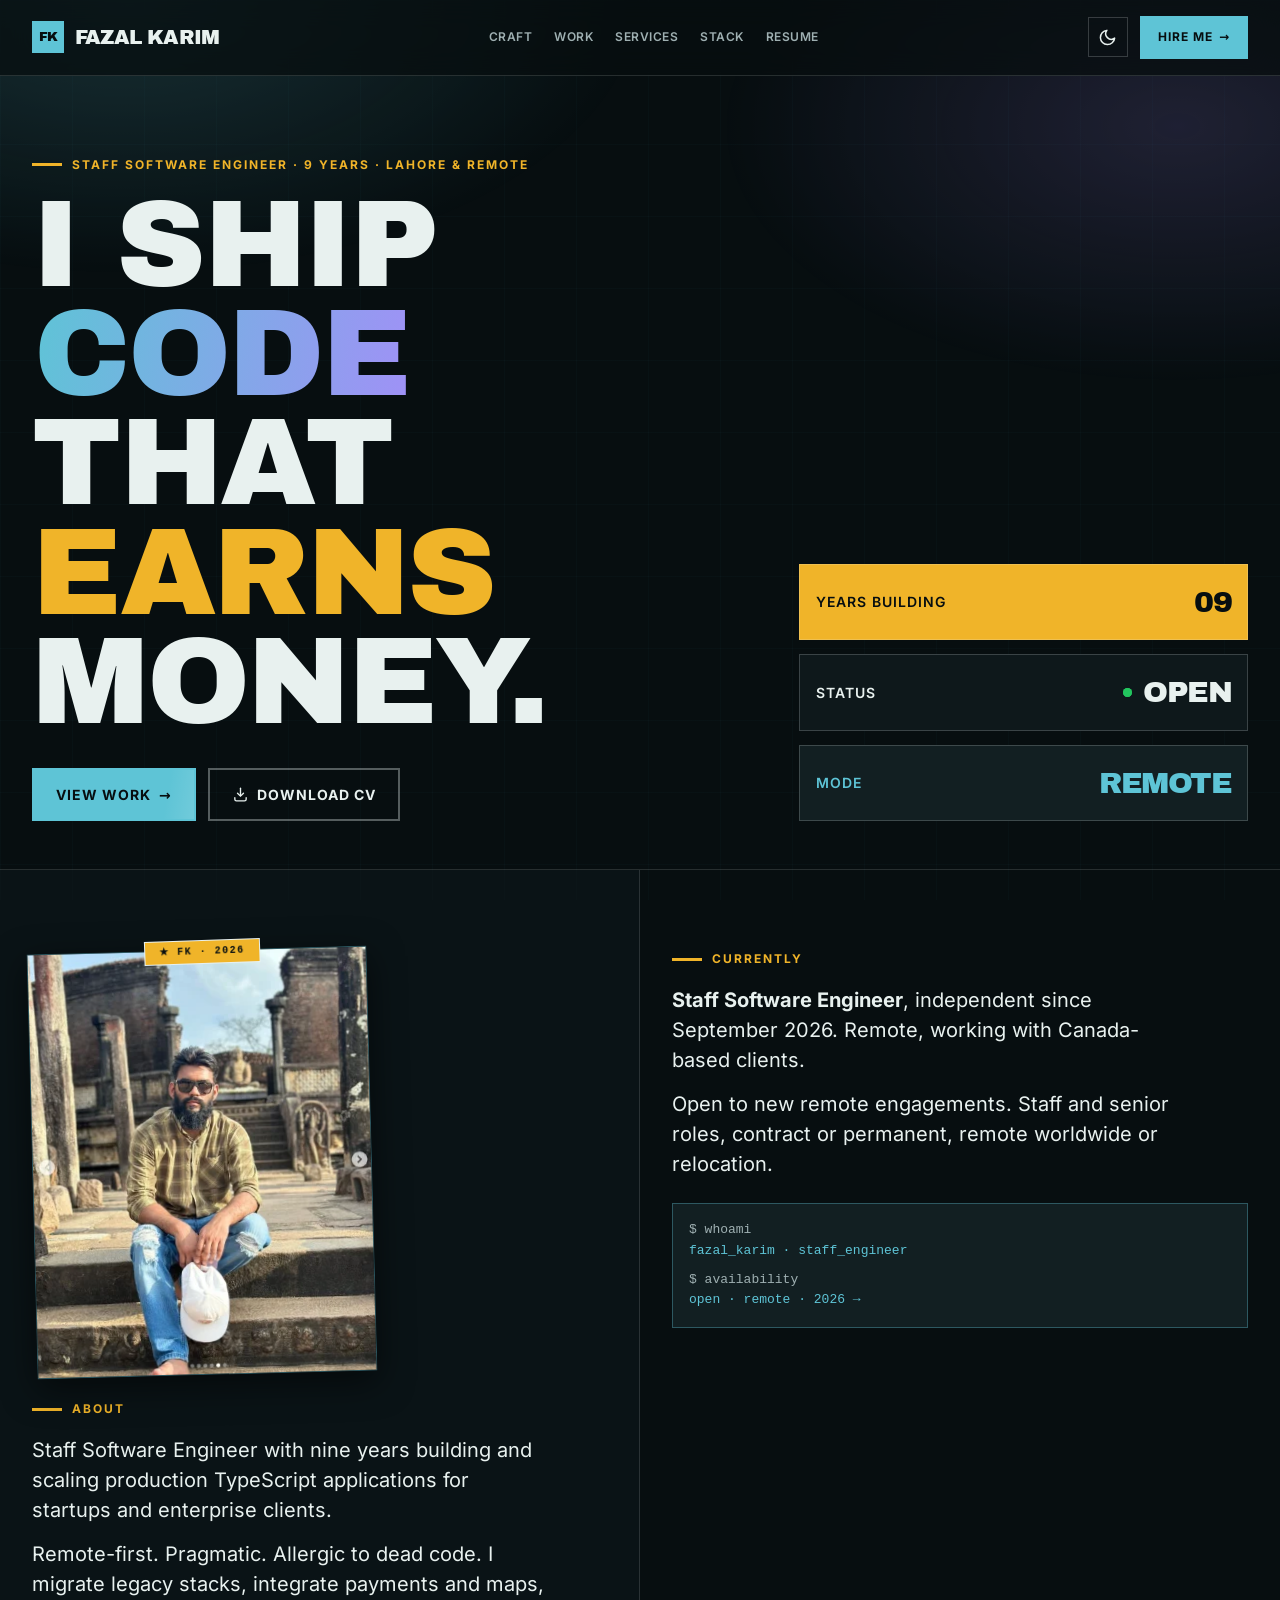
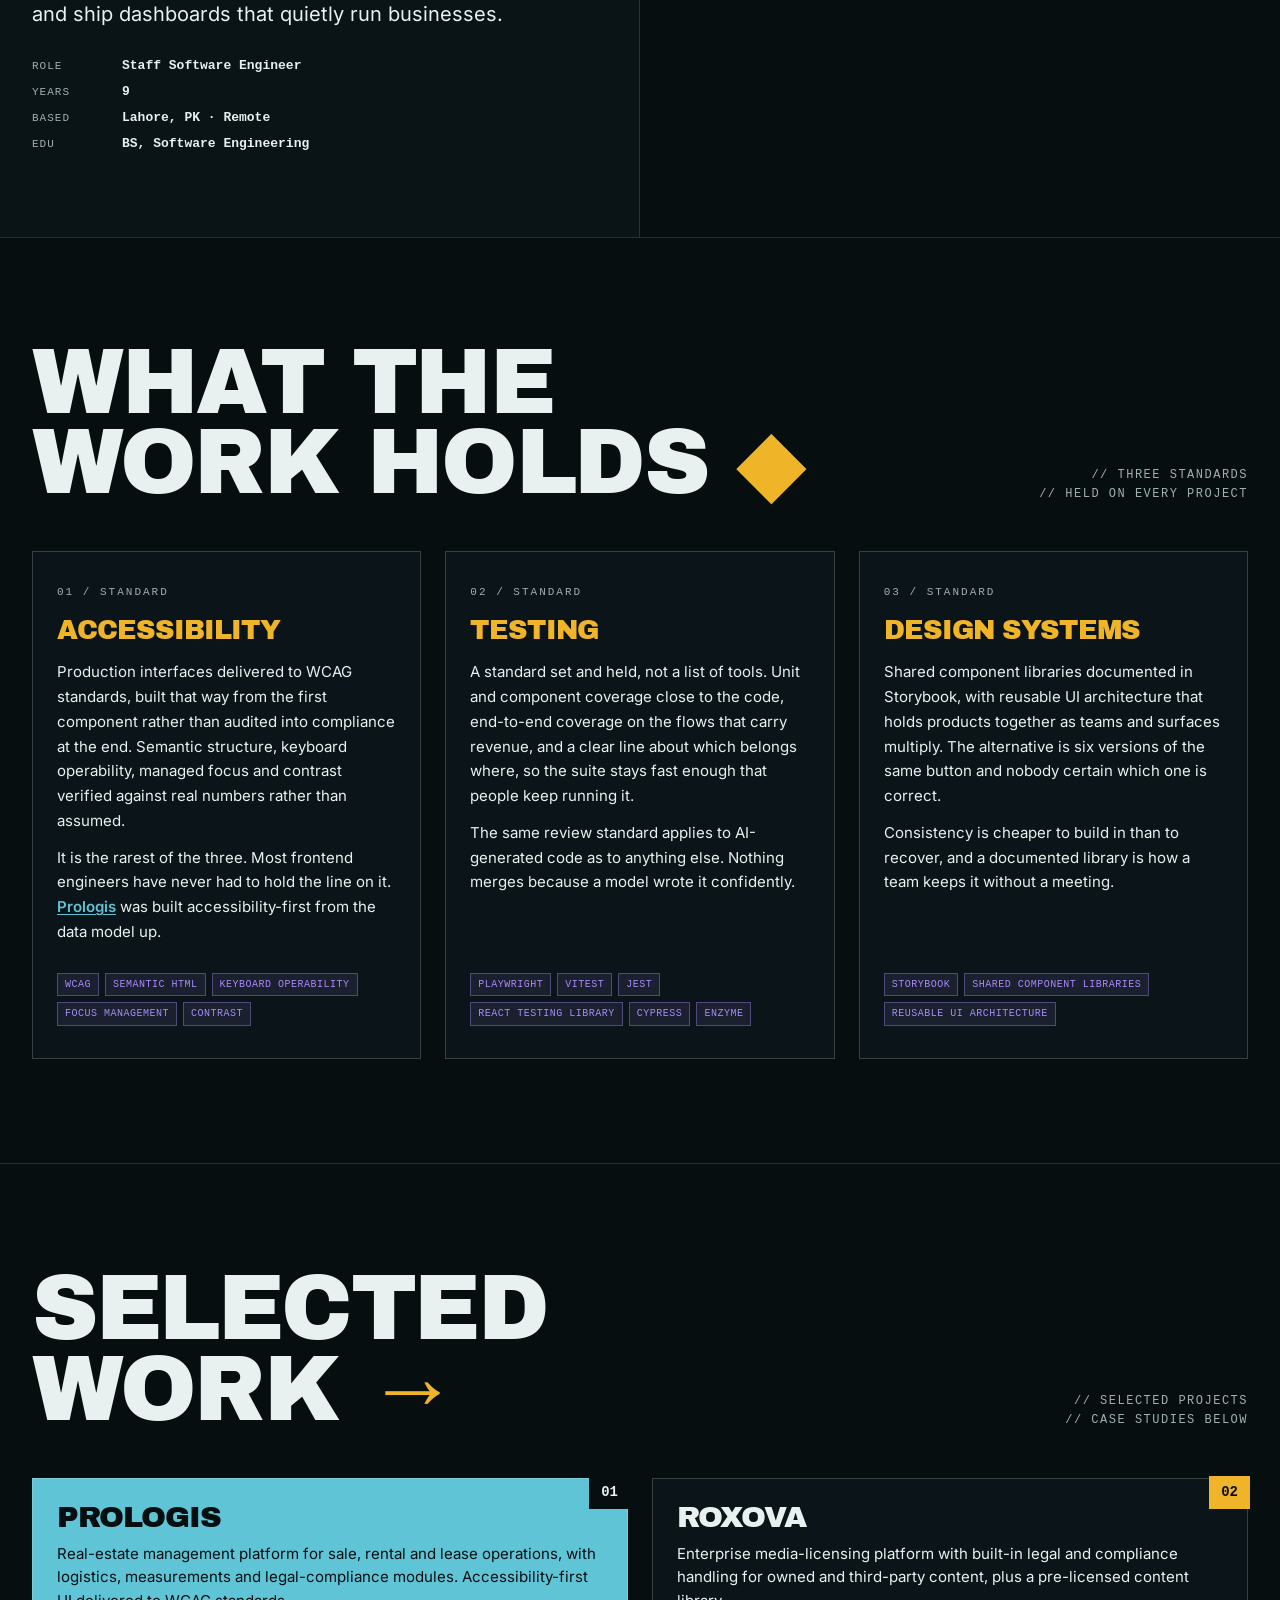
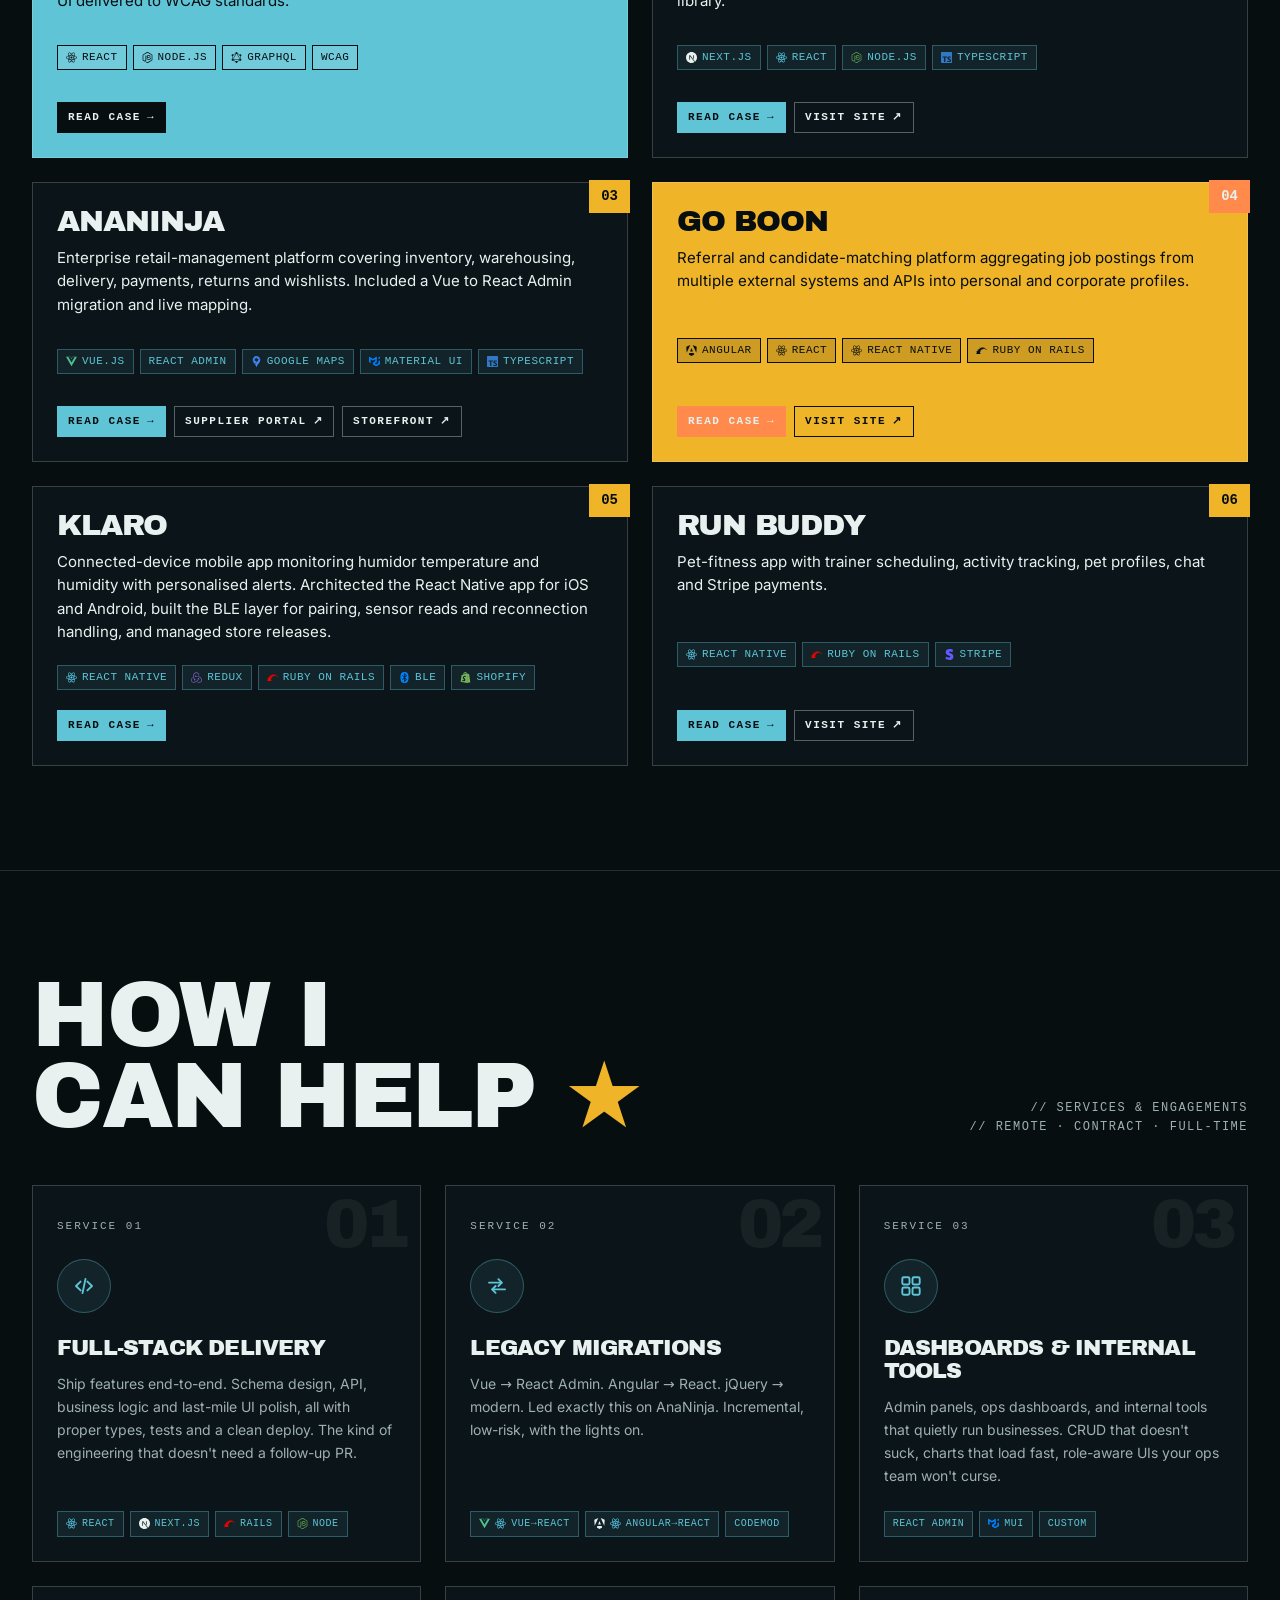
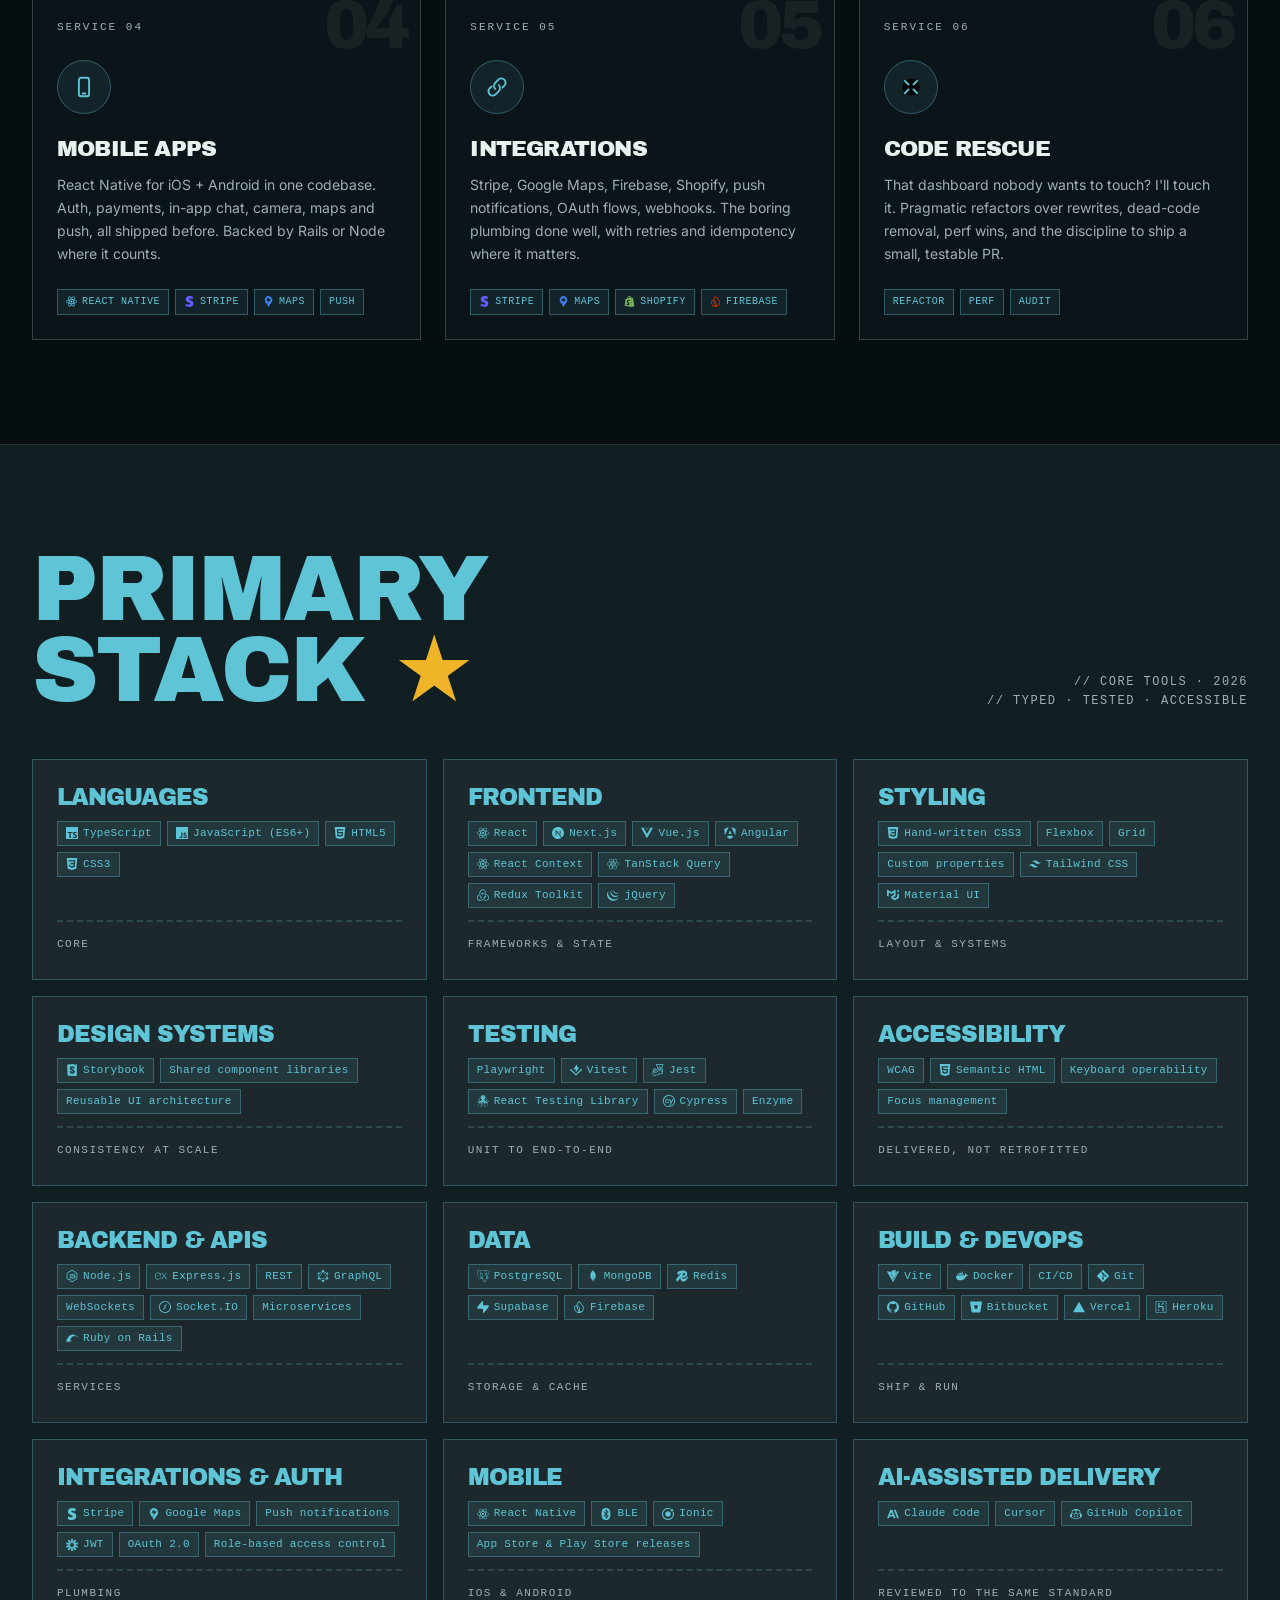
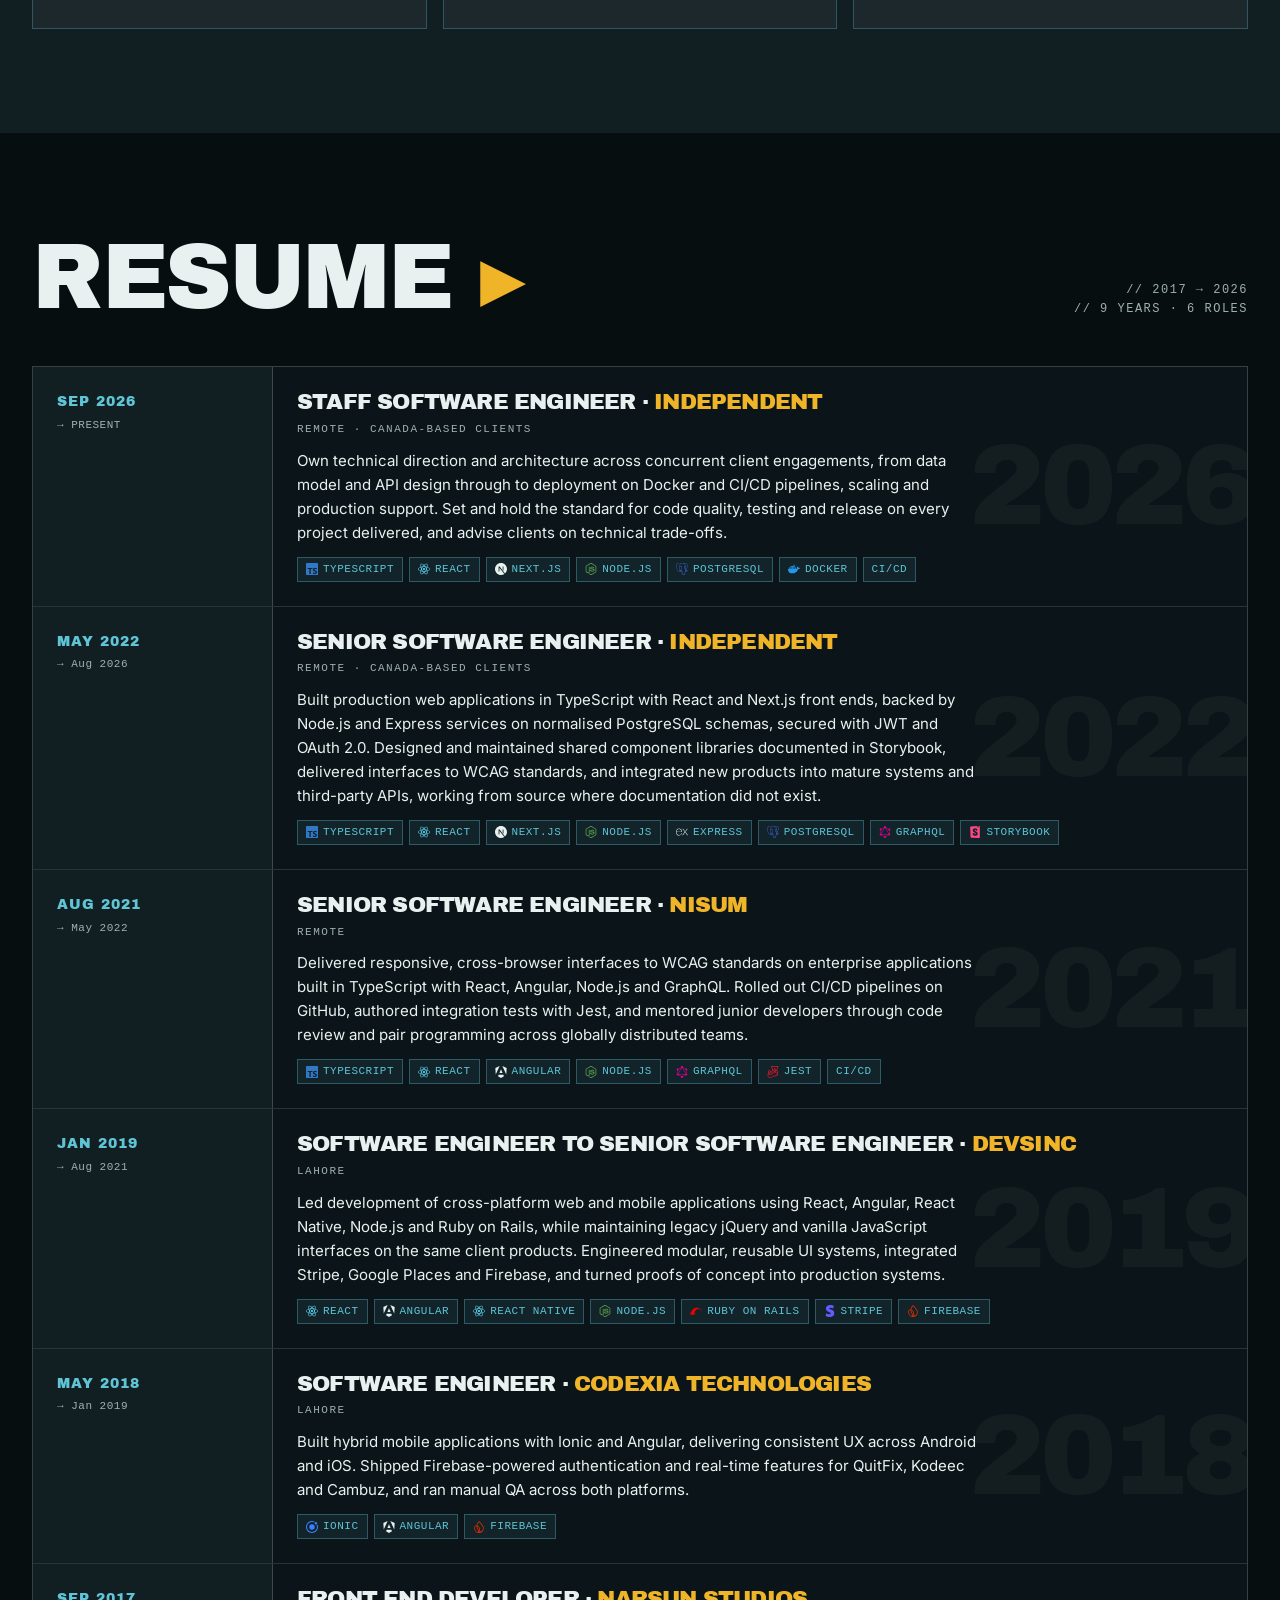
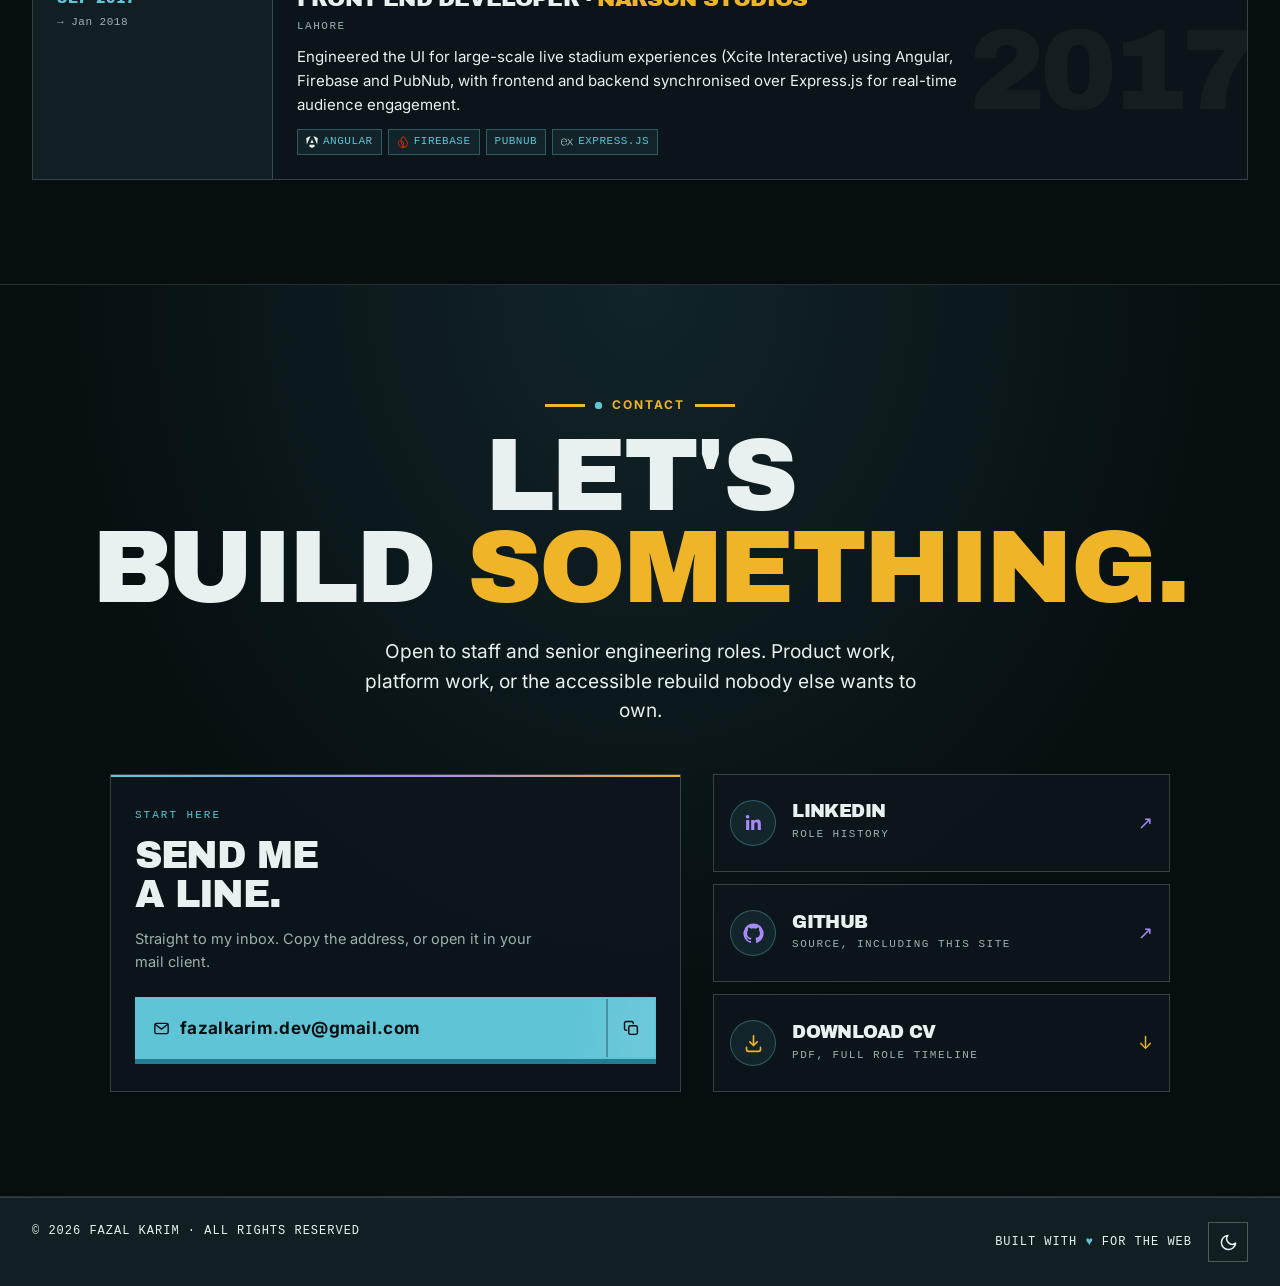
<file: index.html>
<!doctype html>
<html lang="en">
<head>
<meta charset="utf-8"/>
<meta name="viewport" content="width=device-width,initial-scale=1"/>
<title>Fazal Karim | Staff Software Engineer</title>
<meta name="description" content="Staff Software Engineer with nine years building production TypeScript applications in React, Next.js and Node.js, with accessible interfaces delivered to WCAG standards."/>
<link rel="canonical" href="https://fazal26.github.io/portfolio/"/>
<meta property="og:type" content="profile"/>
<meta property="og:site_name" content="Fazal Karim"/>
<meta property="og:title" content="Fazal Karim | Staff Software Engineer"/>
<meta property="og:description" content="Staff Software Engineer with nine years building production TypeScript applications in React, Next.js and Node.js, with accessible interfaces delivered to WCAG standards."/>
<meta property="og:url" content="https://fazal26.github.io/portfolio/"/>
<meta property="og:image" content="https://fazal26.github.io/portfolio/assets/img/og-card.png"/>
<meta property="og:image:width" content="1200"/>
<meta property="og:image:height" content="630"/>
<meta property="og:image:alt" content="Fazal Karim | Staff Software Engineer"/>
<meta name="twitter:card" content="summary_large_image"/>
<meta name="twitter:title" content="Fazal Karim | Staff Software Engineer"/>
<meta name="twitter:description" content="Staff Software Engineer with nine years building production TypeScript applications in React, Next.js and Node.js, with accessible interfaces delivered to WCAG standards."/>
<meta name="twitter:image" content="https://fazal26.github.io/portfolio/assets/img/og-card.png"/>
<meta name="theme-color" content="#f6f2e9"/>
<link rel="icon" href="assets/img/favicon.svg" type="image/svg+xml"/>
<link rel="apple-touch-icon" href="assets/img/apple-touch-icon.png"/>
<link rel="preload" href="assets/fonts/inter-latin-var.woff2" as="font" type="font/woff2" crossorigin/>
<link rel="preload" href="assets/fonts/archivo-black-latin.woff2" as="font" type="font/woff2" crossorigin/>
<link rel="stylesheet" href="assets/css/base.css"/>
<link rel="stylesheet" href="assets/css/home.css"/>
<script type="application/ld+json">
{
  "@context": "https://schema.org",
  "@type": "Person",
  "name": "Fazal Karim",
  "jobTitle": "Staff Software Engineer",
  "url": "https://fazal26.github.io/portfolio/",
  "image": "https://fazal26.github.io/portfolio/assets/img/og-card.png",
  "email": "mailto:fazalkarim.dev@gmail.com",
  "address": {
    "@type": "PostalAddress",
    "addressLocality": "Lahore",
    "addressCountry": "PK"
  },
  "alumniOf": {
    "@type": "CollegeOrUniversity",
    "name": "PUCIT, University of the Punjab"
  },
  "knowsAbout": [
    "Web Accessibility",
    "WCAG",
    "TypeScript",
    "React",
    "Next.js",
    "Node.js",
    "GraphQL",
    "Design Systems",
    "Automated Testing",
    "React Native"
  ],
  "sameAs": [
    "https://www.linkedin.com/in/fazalkarim",
    "https://github.com/fazal26"
  ]
}
</script>
<script>(function(){var d=document.documentElement;d.className+=" js";try{var t=localStorage.getItem("theme");if(t==="light"||t==="dark")d.setAttribute("data-theme",t);if(sessionStorage.getItem("booted"))d.className+=" booted";}catch(e){}})();</script>
</head>
<body>
<div class="boot" aria-hidden="true">
  <div class="boot-core">
    <div class="boot-mark">FK</div>
    <div class="boot-bar"><i></i></div>
    <div class="boot-meta"><span class="boot-label">Initialising</span><span class="boot-pct">00</span></div>
  </div>
</div>

<a class="skip-link" href="#main">Skip to content</a>

<header>
<nav class="nav" aria-label="Primary">
  <a href="#top" class="logo"><span class="mark" aria-hidden="true">FK</span><span>Fazal Karim</span></a>
  <ul>
    <li><a href="#craft">Craft</a></li><li><a href="#work">Work</a></li>
    <li><a href="#services">Services</a></li>
    <li><a href="#stack">Stack</a></li>
    <li><a href="#experience">Resume</a></li>
  </ul>
  <div class="nav-right"><button type="button" class="theme-toggle" id="theme-toggle" aria-label="Switch to light theme"><svg viewBox="0 0 24 24" aria-hidden="true" focusable="false"><g class="i-moon"><path d="M21 12.8A9 9 0 1 1 11.2 3a7 7 0 0 0 9.8 9.8Z"/></g><g class="i-sun"><circle cx="12" cy="12" r="4.2"/><path d="M12 2.4v2.2M12 19.4v2.2M4.2 4.2l1.6 1.6M18.2 18.2l1.6 1.6M2.4 12h2.2M19.4 12h2.2M4.2 19.8l1.6-1.6M18.2 5.8l1.6-1.6"/></g></svg></button><a href="#contact" class="right-cta">Hire me <span aria-hidden="true">→</span></a></div>
</nav>
</header>

<main id="main">

<section class="hero" id="top">
  <div>
    <div class="label">Staff Software Engineer · 9 Years · Lahore &amp; Remote</div>
    <h1 class="head">I ship<br/><span class="accent">code</span> that<br/><span class="red">earns</span> money.</h1>
    <div class="hero-cta">
      <a class="primary" href="#work">View work <span aria-hidden="true">→</span></a>
      <a class="ghost ico-link" href="resume.pdf" download="Fazal-Karim-Resume.pdf"><svg class="ic ic-stroke" viewBox="0 0 24 24" aria-hidden="true" focusable="false"><path pathLength="1" class="ic-tray" d="M4 16.5v2.2A2.3 2.3 0 0 0 6.3 21h11.4a2.3 2.3 0 0 0 2.3-2.3v-2.2"/><g class="ic-dl"><path pathLength="1" d="M12 3.2v10.6"/><path pathLength="1" d="M7.8 10.1 12 14.3l4.2-4.2"/></g></svg><span>Download CV</span></a>
    </div>
  </div>
  <div class="stats">
    <div class="stat"><span>Years building</span><strong data-count="9" data-pad="true">09</strong></div>
    <div class="stat"><span>Status</span><strong class="status-open"><span class="pulse-dot ok" aria-hidden="true"></span>OPEN</strong></div>
    <div class="stat"><span>Mode</span><strong>REMOTE</strong></div>
  </div>
</section>

<!-- ABOUT -->
<section class="about reveal" id="about">
  <div class="lhs"><div class="sticky-col">
    <div class="photo-block">
      <div class="tape">★ FK · 2026</div>
      <img src="assets/img/headshot-680.webp"
           srcset="assets/img/headshot-340.webp 340w, assets/img/headshot-680.webp 680w"
           sizes="(max-width:1024px) 280px, 340px"
           width="680" height="853" alt="Fazal Karim" loading="lazy" decoding="async"/>
    </div>
    <div class="label">About</div>
    <p>Staff Software Engineer with nine years building and scaling production TypeScript applications for startups and enterprise clients.</p>
    <p>Remote-first. Pragmatic. Allergic to dead code. I migrate legacy stacks, integrate payments and maps, and ship dashboards that quietly run businesses.</p>
    <div class="meta-list">
      <div><span>ROLE</span><strong>Staff Software Engineer</strong></div>
      <div><span>YEARS</span><strong>9</strong></div>
      <div><span>BASED</span><strong>Lahore, PK · Remote</strong></div>
      <div><span>EDU</span><strong>BS, Software Engineering</strong></div>
    </div>
  </div>
  </div>
  <div class="rhs">
    <div class="label">Currently</div>
    <p><strong>Staff Software Engineer</strong>, independent since September 2026. Remote, working with Canada-based clients.</p>
    <p>Open to new remote engagements. Staff and senior roles, contract or permanent, remote worldwide or relocation.</p>
    <div class="terminal">
      <div class="dim">$ whoami</div>
      <div>fazal_karim · staff_engineer</div>
      <div class="dim" style="margin-top:8px">$ availability</div>
      <div>open · remote · 2026 <span aria-hidden="true">→</span></div>
    </div>
  </div>
</section>

<!-- CRAFT -->
<section class="section craft-section reveal" id="craft">
  <div class="section-head">
    <h2>What the<br/>work holds <span class="arr" aria-hidden="true">&#9670;</span></h2>
    <div class="meta">// THREE STANDARDS<br/>// HELD ON EVERY PROJECT</div>
  </div>
  <div class="craft-grid stagger reveal">
    <article class="craft">
      <div class="num">01 / STANDARD</div>
      <h3>Accessibility</h3>
      <p>Production interfaces delivered to WCAG standards, built that way from the first component rather than audited into compliance at the end. Semantic structure, keyboard operability, managed focus and contrast verified against real numbers rather than assumed.</p>
      <p>It is the rarest of the three. Most frontend engineers have never had to hold the line on it. <a href="case-studies/prologis.html">Prologis</a> was built accessibility-first from the data model up.</p>
      <div class="tags"><span>WCAG</span><span>Semantic HTML</span><span>Keyboard operability</span><span>Focus management</span><span>Contrast</span></div>
    </article>
    <article class="craft">
      <div class="num">02 / STANDARD</div>
      <h3>Testing</h3>
      <p>A standard set and held, not a list of tools. Unit and component coverage close to the code, end-to-end coverage on the flows that carry revenue, and a clear line about which belongs where, so the suite stays fast enough that people keep running it.</p>
      <p>The same review standard applies to AI-generated code as to anything else. Nothing merges because a model wrote it confidently.</p>
      <div class="tags"><span>Playwright</span><span>Vitest</span><span>Jest</span><span>React Testing Library</span><span>Cypress</span><span>Enzyme</span></div>
    </article>
    <article class="craft">
      <div class="num">03 / STANDARD</div>
      <h3>Design Systems</h3>
      <p>Shared component libraries documented in Storybook, with reusable UI architecture that holds products together as teams and surfaces multiply. The alternative is six versions of the same button and nobody certain which one is correct.</p>
      <p>Consistency is cheaper to build in than to recover, and a documented library is how a team keeps it without a meeting.</p>
      <div class="tags"><span>Storybook</span><span>Shared component libraries</span><span>Reusable UI architecture</span></div>
    </article>
  </div>
</section>

<!-- WORK -->
<section class="section reveal" id="work">
  <div class="section-head">
    <h2>Selected<br/>work <span class="arr" aria-hidden="true">→</span></h2>
    <div class="meta">// SELECTED PROJECTS<br/>// CASE STUDIES BELOW</div>
  </div>
  <div class="work-grid stagger reveal">
    <article class="card colored-1">
      <a class="card-link" href="case-studies/prologis.html"><span>Read the Prologis case study</span></a>
      <div class="num">01</div>
      <div>
        <h3>Prologis</h3>
        <p>Real-estate management platform for sale, rental and lease operations, with logistics, measurements and legal-compliance modules. Accessibility-first UI delivered to WCAG standards.</p>
      </div>
      <div class="stk"><span><svg class="ti" data-tech="react" aria-hidden="true" focusable="false"><use href="assets/img/stack-icons.svg#ti-react"/></svg>React</span><span><svg class="ti" data-tech="nodedotjs" aria-hidden="true" focusable="false"><use href="assets/img/stack-icons.svg#ti-nodedotjs"/></svg>Node.js</span><span><svg class="ti" data-tech="graphql" aria-hidden="true" focusable="false"><use href="assets/img/stack-icons.svg#ti-graphql"/></svg>GraphQL</span><span>WCAG</span></div>
      <div class="card-cta">
        <span class="read">Read case <span aria-hidden="true">&rarr;</span></span>
      </div>
    </article>
    <article class="card">
      <a class="card-link" href="case-studies/roxova.html"><span>Read the Roxova case study</span></a>
      <div class="num">02</div>
      <div>
        <h3>Roxova</h3>
        <p>Enterprise media-licensing platform with built-in legal and compliance handling for owned and third-party content, plus a pre-licensed content library.</p>
      </div>
      <div class="stk"><span><svg class="ti" data-tech="nextdotjs" aria-hidden="true" focusable="false"><use href="assets/img/stack-icons.svg#ti-nextdotjs"/></svg>Next.js</span><span><svg class="ti" data-tech="react" aria-hidden="true" focusable="false"><use href="assets/img/stack-icons.svg#ti-react"/></svg>React</span><span><svg class="ti" data-tech="nodedotjs" aria-hidden="true" focusable="false"><use href="assets/img/stack-icons.svg#ti-nodedotjs"/></svg>Node.js</span><span><svg class="ti" data-tech="typescript" aria-hidden="true" focusable="false"><use href="assets/img/stack-icons.svg#ti-typescript"/></svg>TypeScript</span></div>
      <div class="card-cta">
        <span class="read">Read case <span aria-hidden="true">&rarr;</span></span>
        <a class="live" href="https://www.roxova.com/" target="_blank" rel="noopener noreferrer">Visit site <span aria-hidden="true">&#8599;</span></a>
      </div>
    </article>
    <article class="card">
      <a class="card-link" href="case-studies/ananinja.html"><span>Read the AnaNinja case study</span></a>
      <div class="num">03</div>
      <div>
        <h3>AnaNinja</h3>
        <p>Enterprise retail-management platform covering inventory, warehousing, delivery, payments, returns and wishlists. Included a Vue to React Admin migration and live mapping.</p>
      </div>
      <div class="stk"><span><svg class="ti" data-tech="vuedotjs" aria-hidden="true" focusable="false"><use href="assets/img/stack-icons.svg#ti-vuedotjs"/></svg>Vue.js</span><span>React Admin</span><span><svg class="ti" data-tech="googlemaps" aria-hidden="true" focusable="false"><use href="assets/img/stack-icons.svg#ti-googlemaps"/></svg>Google Maps</span><span><svg class="ti" data-tech="mui" aria-hidden="true" focusable="false"><use href="assets/img/stack-icons.svg#ti-mui"/></svg>Material UI</span><span><svg class="ti" data-tech="typescript" aria-hidden="true" focusable="false"><use href="assets/img/stack-icons.svg#ti-typescript"/></svg>TypeScript</span></div>
      <div class="card-cta">
        <span class="read">Read case <span aria-hidden="true">&rarr;</span></span>
        <a class="live" href="https://suppliers.samurai.delivery/#/login" target="_blank" rel="noopener noreferrer">Supplier portal <span aria-hidden="true">&#8599;</span></a>
        <a class="live" href="https://ananinja.com/sa/en" target="_blank" rel="noopener noreferrer">Storefront <span aria-hidden="true">&#8599;</span></a>
      </div>
    </article>
    <article class="card colored-r">
      <a class="card-link" href="case-studies/go-boon.html"><span>Read the Go Boon case study</span></a>
      <div class="num">04</div>
      <div>
        <h3>Go Boon</h3>
        <p>Referral and candidate-matching platform aggregating job postings from multiple external systems and APIs into personal and corporate profiles.</p>
      </div>
      <div class="stk"><span><svg class="ti" data-tech="angular" aria-hidden="true" focusable="false"><use href="assets/img/stack-icons.svg#ti-angular"/></svg>Angular</span><span><svg class="ti" data-tech="react" aria-hidden="true" focusable="false"><use href="assets/img/stack-icons.svg#ti-react"/></svg>React</span><span><svg class="ti" data-tech="react" aria-hidden="true" focusable="false"><use href="assets/img/stack-icons.svg#ti-react"/></svg>React Native</span><span><svg class="ti" data-tech="rubyonrails" aria-hidden="true" focusable="false"><use href="assets/img/stack-icons.svg#ti-rubyonrails"/></svg>Ruby on Rails</span></div>
      <div class="card-cta">
        <span class="read">Read case <span aria-hidden="true">&rarr;</span></span>
        <a class="live" href="https://www.goboon.co/" target="_blank" rel="noopener noreferrer">Visit site <span aria-hidden="true">&#8599;</span></a>
      </div>
    </article>
    <article class="card">
      <a class="card-link" href="case-studies/klaro.html"><span>Read the Klaro case study</span></a>
      <div class="num">05</div>
      <div>
        <h3>Klaro</h3>
        <p>Connected-device mobile app monitoring humidor temperature and humidity with personalised alerts. Architected the React Native app for iOS and Android, built the BLE layer for pairing, sensor reads and reconnection handling, and managed store releases.</p>
      </div>
      <div class="stk"><span><svg class="ti" data-tech="react" aria-hidden="true" focusable="false"><use href="assets/img/stack-icons.svg#ti-react"/></svg>React Native</span><span><svg class="ti" data-tech="redux" aria-hidden="true" focusable="false"><use href="assets/img/stack-icons.svg#ti-redux"/></svg>Redux</span><span><svg class="ti" data-tech="rubyonrails" aria-hidden="true" focusable="false"><use href="assets/img/stack-icons.svg#ti-rubyonrails"/></svg>Ruby on Rails</span><span><svg class="ti" data-tech="bluetooth" aria-hidden="true" focusable="false"><use href="assets/img/stack-icons.svg#ti-bluetooth"/></svg>BLE</span><span><svg class="ti" data-tech="shopify" aria-hidden="true" focusable="false"><use href="assets/img/stack-icons.svg#ti-shopify"/></svg>Shopify</span></div>
      <div class="card-cta">
        <span class="read">Read case <span aria-hidden="true">&rarr;</span></span>
      </div>
    </article>
    <article class="card">
      <a class="card-link" href="case-studies/run-buddy.html"><span>Read the Run Buddy case study</span></a>
      <div class="num">06</div>
      <div>
        <h3>Run Buddy</h3>
        <p>Pet-fitness app with trainer scheduling, activity tracking, pet profiles, chat and Stripe payments.</p>
      </div>
      <div class="stk"><span><svg class="ti" data-tech="react" aria-hidden="true" focusable="false"><use href="assets/img/stack-icons.svg#ti-react"/></svg>React Native</span><span><svg class="ti" data-tech="rubyonrails" aria-hidden="true" focusable="false"><use href="assets/img/stack-icons.svg#ti-rubyonrails"/></svg>Ruby on Rails</span><span><svg class="ti" data-tech="stripe" aria-hidden="true" focusable="false"><use href="assets/img/stack-icons.svg#ti-stripe"/></svg>Stripe</span></div>
      <div class="card-cta">
        <span class="read">Read case <span aria-hidden="true">&rarr;</span></span>
        <a class="live" href="https://runbuddymobile.com/" target="_blank" rel="noopener noreferrer">Visit site <span aria-hidden="true">&#8599;</span></a>
      </div>
    </article>
  </div>
</section>

<!-- SERVICES -->
<section class="section reveal" id="services">
  <div class="section-head">
    <h2>How I<br/>can help <span class="arr" aria-hidden="true">★</span></h2>
    <div class="meta">// SERVICES &amp; ENGAGEMENTS<br/>// REMOTE · CONTRACT · FULL-TIME</div>
  </div>
  <div class="svc-grid stagger reveal">
    <div class="svc" data-n="01">
      <div class="num">Service 01</div>
      <span class="svc-icon" aria-hidden="true"><svg class="ic ic-stroke" viewBox="0 0 24 24" aria-hidden="true" focusable="false"><path pathLength="1" d="M8.6 7.6 4 12l4.6 4.4"/><path pathLength="1" d="M15.4 7.6 20 12l-4.6 4.4"/><path pathLength="1" d="M13.5 4.9 10.5 19.1"/></svg></span>
      <h3>Full-Stack Delivery</h3>
      <p>Ship features end-to-end. Schema design, API, business logic and last-mile UI polish, all with proper types, tests and a clean deploy. The kind of engineering that doesn't need a follow-up PR.</p>
      <div class="tags"><span><svg class="ti" data-tech="react" aria-hidden="true" focusable="false"><use href="assets/img/stack-icons.svg#ti-react"/></svg>React</span><span><svg class="ti" data-tech="nextdotjs" aria-hidden="true" focusable="false"><use href="assets/img/stack-icons.svg#ti-nextdotjs"/></svg>Next.js</span><span><svg class="ti" data-tech="rubyonrails" aria-hidden="true" focusable="false"><use href="assets/img/stack-icons.svg#ti-rubyonrails"/></svg>Rails</span><span><svg class="ti" data-tech="nodedotjs" aria-hidden="true" focusable="false"><use href="assets/img/stack-icons.svg#ti-nodedotjs"/></svg>Node</span></div>
    </div>
    <div class="svc" data-n="02">
      <div class="num">Service 02</div>
      <span class="svc-icon" aria-hidden="true"><svg class="ic ic-stroke" viewBox="0 0 24 24" aria-hidden="true" focusable="false"><path pathLength="1" d="M4 8.6h12.6"/><path pathLength="1" d="M13.4 5.2 16.8 8.6 13.4 12"/><path pathLength="1" d="M20 15.4H7.4"/><path pathLength="1" d="M10.6 12 7.2 15.4 10.6 18.8"/></svg></span>
      <h3>Legacy Migrations</h3>
      <p>Vue → React Admin. Angular → React. jQuery → modern. Led exactly this on AnaNinja. Incremental, low-risk, with the lights on.</p>
      <div class="tags"><span><svg class="ti" data-tech="vuedotjs" aria-hidden="true" focusable="false"><use href="assets/img/stack-icons.svg#ti-vuedotjs"/></svg><svg class="ti" data-tech="react" aria-hidden="true" focusable="false"><use href="assets/img/stack-icons.svg#ti-react"/></svg>Vue→React</span><span><svg class="ti" data-tech="angular" aria-hidden="true" focusable="false"><use href="assets/img/stack-icons.svg#ti-angular"/></svg><svg class="ti" data-tech="react" aria-hidden="true" focusable="false"><use href="assets/img/stack-icons.svg#ti-react"/></svg>Angular→React</span><span>Codemod</span></div>
    </div>
    <div class="svc" data-n="03">
      <div class="num">Service 03</div>
      <span class="svc-icon" aria-hidden="true"><svg class="ic ic-stroke" viewBox="0 0 24 24" aria-hidden="true" focusable="false"><rect pathLength="1" x="3.3" y="3.3" width="7.2" height="7.2" rx="1.5"/><rect pathLength="1" x="13.5" y="3.3" width="7.2" height="7.2" rx="1.5"/><rect pathLength="1" x="3.3" y="13.5" width="7.2" height="7.2" rx="1.5"/><rect pathLength="1" x="13.5" y="13.5" width="7.2" height="7.2" rx="1.5"/></svg></span>
      <h3>Dashboards &amp; Internal Tools</h3>
      <p>Admin panels, ops dashboards, and internal tools that quietly run businesses. CRUD that doesn't suck, charts that load fast, role-aware UIs your ops team won't curse.</p>
      <div class="tags"><span>React Admin</span><span><svg class="ti" data-tech="mui" aria-hidden="true" focusable="false"><use href="assets/img/stack-icons.svg#ti-mui"/></svg>MUI</span><span>Custom</span></div>
    </div>
    <div class="svc" data-n="04">
      <div class="num">Service 04</div>
      <span class="svc-icon" aria-hidden="true"><svg class="ic ic-stroke" viewBox="0 0 24 24" aria-hidden="true" focusable="false"><rect pathLength="1" x="6.9" y="2.7" width="10.2" height="18.6" rx="2.4"/><path pathLength="1" d="M10.7 18.5h2.6"/></svg></span>
      <h3>Mobile Apps</h3>
      <p>React Native for iOS + Android in one codebase. Auth, payments, in-app chat, camera, maps and push, all shipped before. Backed by Rails or Node where it counts.</p>
      <div class="tags"><span><svg class="ti" data-tech="react" aria-hidden="true" focusable="false"><use href="assets/img/stack-icons.svg#ti-react"/></svg>React Native</span><span><svg class="ti" data-tech="stripe" aria-hidden="true" focusable="false"><use href="assets/img/stack-icons.svg#ti-stripe"/></svg>Stripe</span><span><svg class="ti" data-tech="googlemaps" aria-hidden="true" focusable="false"><use href="assets/img/stack-icons.svg#ti-googlemaps"/></svg>Maps</span><span>Push</span></div>
    </div>
    <div class="svc" data-n="05">
      <div class="num">Service 05</div>
      <span class="svc-icon" aria-hidden="true"><svg class="ic ic-stroke" viewBox="0 0 24 24" aria-hidden="true" focusable="false"><path pathLength="1" d="M10.2 13.8a4.3 4.3 0 0 1 0-6l2.6-2.6a4.3 4.3 0 1 1 6 6l-1.3 1.3"/><path pathLength="1" d="M13.8 10.2a4.3 4.3 0 0 1 0 6l-2.6 2.6a4.3 4.3 0 1 1-6-6l1.3-1.3"/></svg></span>
      <h3>Integrations</h3>
      <p>Stripe, Google Maps, Firebase, Shopify, push notifications, OAuth flows, webhooks. The boring plumbing done well, with retries and idempotency where it matters.</p>
      <div class="tags"><span><svg class="ti" data-tech="stripe" aria-hidden="true" focusable="false"><use href="assets/img/stack-icons.svg#ti-stripe"/></svg>Stripe</span><span><svg class="ti" data-tech="googlemaps" aria-hidden="true" focusable="false"><use href="assets/img/stack-icons.svg#ti-googlemaps"/></svg>Maps</span><span><svg class="ti" data-tech="shopify" aria-hidden="true" focusable="false"><use href="assets/img/stack-icons.svg#ti-shopify"/></svg>Shopify</span><span><svg class="ti" data-tech="firebase" aria-hidden="true" focusable="false"><use href="assets/img/stack-icons.svg#ti-firebase"/></svg>Firebase</span></div>
    </div>
    <div class="svc" data-n="06">
      <div class="num">Service 06</div>
      <span class="svc-icon" aria-hidden="true"><svg class="ic ic-stroke" viewBox="0 0 24 24" aria-hidden="true" focusable="false"><circle pathLength="1" cx="12" cy="12" r="8.6"/><circle pathLength="1" cx="12" cy="12" r="3.5"/><path pathLength="1" d="M5.9 5.9 9.5 9.5"/><path pathLength="1" d="M18.1 5.9 14.5 9.5"/><path pathLength="1" d="M18.1 18.1 14.5 14.5"/><path pathLength="1" d="M5.9 18.1 9.5 14.5"/></svg></span>
      <h3>Code Rescue</h3>
      <p>That dashboard nobody wants to touch? I'll touch it. Pragmatic refactors over rewrites, dead-code removal, perf wins, and the discipline to ship a small, testable PR.</p>
      <div class="tags"><span>Refactor</span><span>Perf</span><span>Audit</span></div>
    </div>
  </div>
</section>

<!-- STACK -->
<section class="section stack-section reveal" id="stack">
  <div class="section-head">
    <h2>Primary<br/>stack <span class="arr" aria-hidden="true">★</span></h2>
    <div class="meta">// CORE TOOLS · 2026<br/>// TYPED · TESTED · ACCESSIBLE</div>
  </div>
  <div class="stack-features stagger reveal">
    <div class="item">
      <div class="name">Languages</div>
      <div class="list"><span><svg class="ti" aria-hidden="true" focusable="false"><use href="assets/img/stack-icons.svg#ti-typescript"/></svg>TypeScript</span><span><svg class="ti" aria-hidden="true" focusable="false"><use href="assets/img/stack-icons.svg#ti-javascript"/></svg>JavaScript (ES6+)</span><span><svg class="ti" aria-hidden="true" focusable="false"><use href="assets/img/stack-icons.svg#ti-html5"/></svg>HTML5</span><span><svg class="ti" aria-hidden="true" focusable="false"><use href="assets/img/stack-icons.svg#ti-css3"/></svg>CSS3</span></div>
      <div class="lab">Core</div>
    </div>
    <div class="item">
      <div class="name">Frontend</div>
      <div class="list"><span><svg class="ti" aria-hidden="true" focusable="false"><use href="assets/img/stack-icons.svg#ti-react"/></svg>React</span><span><svg class="ti" aria-hidden="true" focusable="false"><use href="assets/img/stack-icons.svg#ti-nextdotjs"/></svg>Next.js</span><span><svg class="ti" aria-hidden="true" focusable="false"><use href="assets/img/stack-icons.svg#ti-vuedotjs"/></svg>Vue.js</span><span><svg class="ti" aria-hidden="true" focusable="false"><use href="assets/img/stack-icons.svg#ti-angular"/></svg>Angular</span><span><svg class="ti" aria-hidden="true" focusable="false"><use href="assets/img/stack-icons.svg#ti-react"/></svg>React Context</span><span><svg class="ti" aria-hidden="true" focusable="false"><use href="assets/img/stack-icons.svg#ti-reactquery"/></svg>TanStack Query</span><span><svg class="ti" aria-hidden="true" focusable="false"><use href="assets/img/stack-icons.svg#ti-redux"/></svg>Redux Toolkit</span><span><svg class="ti" aria-hidden="true" focusable="false"><use href="assets/img/stack-icons.svg#ti-jquery"/></svg>jQuery</span></div>
      <div class="lab">Frameworks &amp; state</div>
    </div>
    <div class="item">
      <div class="name">Styling</div>
      <div class="list"><span><svg class="ti" aria-hidden="true" focusable="false"><use href="assets/img/stack-icons.svg#ti-css3"/></svg>Hand-written CSS3</span><span>Flexbox</span><span>Grid</span><span>Custom properties</span><span><svg class="ti" aria-hidden="true" focusable="false"><use href="assets/img/stack-icons.svg#ti-tailwindcss"/></svg>Tailwind CSS</span><span><svg class="ti" aria-hidden="true" focusable="false"><use href="assets/img/stack-icons.svg#ti-mui"/></svg>Material UI</span></div>
      <div class="lab">Layout &amp; systems</div>
    </div>
    <div class="item">
      <div class="name">Design Systems</div>
      <div class="list"><span><svg class="ti" aria-hidden="true" focusable="false"><use href="assets/img/stack-icons.svg#ti-storybook"/></svg>Storybook</span><span>Shared component libraries</span><span>Reusable UI architecture</span></div>
      <div class="lab">Consistency at scale</div>
    </div>
    <div class="item">
      <div class="name">Testing</div>
      <div class="list"><span>Playwright</span><span><svg class="ti" aria-hidden="true" focusable="false"><use href="assets/img/stack-icons.svg#ti-vitest"/></svg>Vitest</span><span><svg class="ti" aria-hidden="true" focusable="false"><use href="assets/img/stack-icons.svg#ti-jest"/></svg>Jest</span><span><svg class="ti" aria-hidden="true" focusable="false"><use href="assets/img/stack-icons.svg#ti-testinglibrary"/></svg>React Testing Library</span><span><svg class="ti" aria-hidden="true" focusable="false"><use href="assets/img/stack-icons.svg#ti-cypress"/></svg>Cypress</span><span>Enzyme</span></div>
      <div class="lab">Unit to end-to-end</div>
    </div>
    <div class="item">
      <div class="name">Accessibility</div>
      <div class="list"><span>WCAG</span><span><svg class="ti" aria-hidden="true" focusable="false"><use href="assets/img/stack-icons.svg#ti-html5"/></svg>Semantic HTML</span><span>Keyboard operability</span><span>Focus management</span></div>
      <div class="lab">Delivered, not retrofitted</div>
    </div>
    <div class="item">
      <div class="name">Backend &amp; APIs</div>
      <div class="list"><span><svg class="ti" aria-hidden="true" focusable="false"><use href="assets/img/stack-icons.svg#ti-nodedotjs"/></svg>Node.js</span><span><svg class="ti" aria-hidden="true" focusable="false"><use href="assets/img/stack-icons.svg#ti-express"/></svg>Express.js</span><span>REST</span><span><svg class="ti" aria-hidden="true" focusable="false"><use href="assets/img/stack-icons.svg#ti-graphql"/></svg>GraphQL</span><span>WebSockets</span><span><svg class="ti" aria-hidden="true" focusable="false"><use href="assets/img/stack-icons.svg#ti-socketdotio"/></svg>Socket.IO</span><span>Microservices</span><span><svg class="ti" aria-hidden="true" focusable="false"><use href="assets/img/stack-icons.svg#ti-rubyonrails"/></svg>Ruby on Rails</span></div>
      <div class="lab">Services</div>
    </div>
    <div class="item">
      <div class="name">Data</div>
      <div class="list"><span><svg class="ti" aria-hidden="true" focusable="false"><use href="assets/img/stack-icons.svg#ti-postgresql"/></svg>PostgreSQL</span><span><svg class="ti" aria-hidden="true" focusable="false"><use href="assets/img/stack-icons.svg#ti-mongodb"/></svg>MongoDB</span><span><svg class="ti" aria-hidden="true" focusable="false"><use href="assets/img/stack-icons.svg#ti-redis"/></svg>Redis</span><span><svg class="ti" aria-hidden="true" focusable="false"><use href="assets/img/stack-icons.svg#ti-supabase"/></svg>Supabase</span><span><svg class="ti" aria-hidden="true" focusable="false"><use href="assets/img/stack-icons.svg#ti-firebase"/></svg>Firebase</span></div>
      <div class="lab">Storage &amp; cache</div>
    </div>
    <div class="item">
      <div class="name">Build &amp; DevOps</div>
      <div class="list"><span><svg class="ti" aria-hidden="true" focusable="false"><use href="assets/img/stack-icons.svg#ti-vite"/></svg>Vite</span><span><svg class="ti" aria-hidden="true" focusable="false"><use href="assets/img/stack-icons.svg#ti-docker"/></svg>Docker</span><span>CI/CD</span><span><svg class="ti" aria-hidden="true" focusable="false"><use href="assets/img/stack-icons.svg#ti-git"/></svg>Git</span><span><svg class="ti" aria-hidden="true" focusable="false"><use href="assets/img/stack-icons.svg#ti-github"/></svg>GitHub</span><span><svg class="ti" aria-hidden="true" focusable="false"><use href="assets/img/stack-icons.svg#ti-bitbucket"/></svg>Bitbucket</span><span><svg class="ti" aria-hidden="true" focusable="false"><use href="assets/img/stack-icons.svg#ti-vercel"/></svg>Vercel</span><span><svg class="ti" aria-hidden="true" focusable="false"><use href="assets/img/stack-icons.svg#ti-heroku"/></svg>Heroku</span></div>
      <div class="lab">Ship &amp; run</div>
    </div>
    <div class="item">
      <div class="name">Integrations &amp; Auth</div>
      <div class="list"><span><svg class="ti" aria-hidden="true" focusable="false"><use href="assets/img/stack-icons.svg#ti-stripe"/></svg>Stripe</span><span><svg class="ti" aria-hidden="true" focusable="false"><use href="assets/img/stack-icons.svg#ti-googlemaps"/></svg>Google Maps</span><span>Push notifications</span><span><svg class="ti" aria-hidden="true" focusable="false"><use href="assets/img/stack-icons.svg#ti-jsonwebtokens"/></svg>JWT</span><span>OAuth 2.0</span><span>Role-based access control</span></div>
      <div class="lab">Plumbing</div>
    </div>
    <div class="item">
      <div class="name">Mobile</div>
      <div class="list"><span><svg class="ti" aria-hidden="true" focusable="false"><use href="assets/img/stack-icons.svg#ti-react"/></svg>React Native</span><span><svg class="ti" aria-hidden="true" focusable="false"><use href="assets/img/stack-icons.svg#ti-bluetooth"/></svg>BLE</span><span><svg class="ti" aria-hidden="true" focusable="false"><use href="assets/img/stack-icons.svg#ti-ionic"/></svg>Ionic</span><span>App Store &amp; Play Store releases</span></div>
      <div class="lab">iOS &amp; Android</div>
    </div>
    <div class="item">
      <div class="name">AI-Assisted Delivery</div>
      <div class="list"><span><svg class="ti" aria-hidden="true" focusable="false"><use href="assets/img/stack-icons.svg#ti-anthropic"/></svg>Claude Code</span><span>Cursor</span><span><svg class="ti" aria-hidden="true" focusable="false"><use href="assets/img/stack-icons.svg#ti-githubcopilot"/></svg>GitHub Copilot</span></div>
      <div class="lab">Reviewed to the same standard</div>
    </div>
  </div>
</section>

<!-- EXPERIENCE -->
<section class="section reveal" id="experience">
  <div class="section-head">
    <h2>Resume <span class="arr" aria-hidden="true">▸</span></h2>
    <div class="meta">// 2017 → 2026<br/>// 9 YEARS · 6 ROLES</div>
  </div>
  <div class="exp">
    <div class="exp-row" data-year="2026">
      <div class="when-col">Sep 2026<span>&rarr; PRESENT</span></div>
      <div class="body-col">
        <h3>Staff Software Engineer &middot; <span class="co">Independent</span></h3>
        <p class="where">Remote &middot; Canada-based clients</p>
        <p>Own technical direction and architecture across concurrent client engagements, from data model and API design through to deployment on Docker and CI/CD pipelines, scaling and production support. Set and hold the standard for code quality, testing and release on every project delivered, and advise clients on technical trade-offs.</p>
        <div class="stk"><span data-tech="typescript"><svg class="ti" aria-hidden="true" focusable="false"><use href="assets/img/stack-icons.svg#ti-typescript"/></svg>TypeScript</span><span data-tech="react"><svg class="ti" aria-hidden="true" focusable="false"><use href="assets/img/stack-icons.svg#ti-react"/></svg>React</span><span data-tech="nextdotjs"><svg class="ti" aria-hidden="true" focusable="false"><use href="assets/img/stack-icons.svg#ti-nextdotjs"/></svg>Next.js</span><span data-tech="nodedotjs"><svg class="ti" aria-hidden="true" focusable="false"><use href="assets/img/stack-icons.svg#ti-nodedotjs"/></svg>Node.js</span><span data-tech="postgresql"><svg class="ti" aria-hidden="true" focusable="false"><use href="assets/img/stack-icons.svg#ti-postgresql"/></svg>PostgreSQL</span><span data-tech="docker"><svg class="ti" aria-hidden="true" focusable="false"><use href="assets/img/stack-icons.svg#ti-docker"/></svg>Docker</span><span>CI/CD</span></div>
      </div>
    </div>
    <div class="exp-row" data-year="2022">
      <div class="when-col">May 2022<span>&rarr; Aug 2026</span></div>
      <div class="body-col">
        <h3>Senior Software Engineer &middot; <span class="co">Independent</span></h3>
        <p class="where">Remote &middot; Canada-based clients</p>
        <p>Built production web applications in TypeScript with React and Next.js front ends, backed by Node.js and Express services on normalised PostgreSQL schemas, secured with JWT and OAuth 2.0. Designed and maintained shared component libraries documented in Storybook, delivered interfaces to WCAG standards, and integrated new products into mature systems and third-party APIs, working from source where documentation did not exist.</p>
        <div class="stk"><span data-tech="typescript"><svg class="ti" aria-hidden="true" focusable="false"><use href="assets/img/stack-icons.svg#ti-typescript"/></svg>TypeScript</span><span data-tech="react"><svg class="ti" aria-hidden="true" focusable="false"><use href="assets/img/stack-icons.svg#ti-react"/></svg>React</span><span data-tech="nextdotjs"><svg class="ti" aria-hidden="true" focusable="false"><use href="assets/img/stack-icons.svg#ti-nextdotjs"/></svg>Next.js</span><span data-tech="nodedotjs"><svg class="ti" aria-hidden="true" focusable="false"><use href="assets/img/stack-icons.svg#ti-nodedotjs"/></svg>Node.js</span><span data-tech="express"><svg class="ti" aria-hidden="true" focusable="false"><use href="assets/img/stack-icons.svg#ti-express"/></svg>Express</span><span data-tech="postgresql"><svg class="ti" aria-hidden="true" focusable="false"><use href="assets/img/stack-icons.svg#ti-postgresql"/></svg>PostgreSQL</span><span data-tech="graphql"><svg class="ti" aria-hidden="true" focusable="false"><use href="assets/img/stack-icons.svg#ti-graphql"/></svg>GraphQL</span><span data-tech="storybook"><svg class="ti" aria-hidden="true" focusable="false"><use href="assets/img/stack-icons.svg#ti-storybook"/></svg>Storybook</span></div>
      </div>
    </div>
    <div class="exp-row" data-year="2021">
      <div class="when-col">Aug 2021<span>&rarr; May 2022</span></div>
      <div class="body-col">
        <h3>Senior Software Engineer &middot; <span class="co">Nisum</span></h3>
        <p class="where">Remote</p>
        <p>Delivered responsive, cross-browser interfaces to WCAG standards on enterprise applications built in TypeScript with React, Angular, Node.js and GraphQL. Rolled out CI/CD pipelines on GitHub, authored integration tests with Jest, and mentored junior developers through code review and pair programming across globally distributed teams.</p>
        <div class="stk"><span data-tech="typescript"><svg class="ti" aria-hidden="true" focusable="false"><use href="assets/img/stack-icons.svg#ti-typescript"/></svg>TypeScript</span><span data-tech="react"><svg class="ti" aria-hidden="true" focusable="false"><use href="assets/img/stack-icons.svg#ti-react"/></svg>React</span><span data-tech="angular"><svg class="ti" aria-hidden="true" focusable="false"><use href="assets/img/stack-icons.svg#ti-angular"/></svg>Angular</span><span data-tech="nodedotjs"><svg class="ti" aria-hidden="true" focusable="false"><use href="assets/img/stack-icons.svg#ti-nodedotjs"/></svg>Node.js</span><span data-tech="graphql"><svg class="ti" aria-hidden="true" focusable="false"><use href="assets/img/stack-icons.svg#ti-graphql"/></svg>GraphQL</span><span data-tech="jest"><svg class="ti" aria-hidden="true" focusable="false"><use href="assets/img/stack-icons.svg#ti-jest"/></svg>Jest</span><span>CI/CD</span></div>
      </div>
    </div>
    <div class="exp-row" data-year="2019">
      <div class="when-col">Jan 2019<span>&rarr; Aug 2021</span></div>
      <div class="body-col">
        <h3>Software Engineer to Senior Software Engineer &middot; <span class="co">Devsinc</span></h3>
        <p class="where">Lahore</p>
        <p>Led development of cross-platform web and mobile applications using React, Angular, React Native, Node.js and Ruby on Rails, while maintaining legacy jQuery and vanilla JavaScript interfaces on the same client products. Engineered modular, reusable UI systems, integrated Stripe, Google Places and Firebase, and turned proofs of concept into production systems.</p>
        <div class="stk"><span data-tech="react"><svg class="ti" aria-hidden="true" focusable="false"><use href="assets/img/stack-icons.svg#ti-react"/></svg>React</span><span data-tech="angular"><svg class="ti" aria-hidden="true" focusable="false"><use href="assets/img/stack-icons.svg#ti-angular"/></svg>Angular</span><span data-tech="react"><svg class="ti" aria-hidden="true" focusable="false"><use href="assets/img/stack-icons.svg#ti-react"/></svg>React Native</span><span data-tech="nodedotjs"><svg class="ti" aria-hidden="true" focusable="false"><use href="assets/img/stack-icons.svg#ti-nodedotjs"/></svg>Node.js</span><span data-tech="rubyonrails"><svg class="ti" aria-hidden="true" focusable="false"><use href="assets/img/stack-icons.svg#ti-rubyonrails"/></svg>Ruby on Rails</span><span data-tech="stripe"><svg class="ti" aria-hidden="true" focusable="false"><use href="assets/img/stack-icons.svg#ti-stripe"/></svg>Stripe</span><span data-tech="firebase"><svg class="ti" aria-hidden="true" focusable="false"><use href="assets/img/stack-icons.svg#ti-firebase"/></svg>Firebase</span></div>
      </div>
    </div>
    <div class="exp-row" data-year="2018">
      <div class="when-col">May 2018<span>&rarr; Jan 2019</span></div>
      <div class="body-col">
        <h3>Software Engineer &middot; <span class="co">Codexia Technologies</span></h3>
        <p class="where">Lahore</p>
        <p>Built hybrid mobile applications with Ionic and Angular, delivering consistent UX across Android and iOS. Shipped Firebase-powered authentication and real-time features for QuitFix, Kodeec and Cambuz, and ran manual QA across both platforms.</p>
        <div class="stk"><span data-tech="ionic"><svg class="ti" aria-hidden="true" focusable="false"><use href="assets/img/stack-icons.svg#ti-ionic"/></svg>Ionic</span><span data-tech="angular"><svg class="ti" aria-hidden="true" focusable="false"><use href="assets/img/stack-icons.svg#ti-angular"/></svg>Angular</span><span data-tech="firebase"><svg class="ti" aria-hidden="true" focusable="false"><use href="assets/img/stack-icons.svg#ti-firebase"/></svg>Firebase</span></div>
      </div>
    </div>
    <div class="exp-row" data-year="2017">
      <div class="when-col">Sep 2017<span>&rarr; Jan 2018</span></div>
      <div class="body-col">
        <h3>Front End Developer &middot; <span class="co">Narsun Studios</span></h3>
        <p class="where">Lahore</p>
        <p>Engineered the UI for large-scale live stadium experiences (Xcite Interactive) using Angular, Firebase and PubNub, with frontend and backend synchronised over Express.js for real-time audience engagement.</p>
        <div class="stk"><span data-tech="angular"><svg class="ti" aria-hidden="true" focusable="false"><use href="assets/img/stack-icons.svg#ti-angular"/></svg>Angular</span><span data-tech="firebase"><svg class="ti" aria-hidden="true" focusable="false"><use href="assets/img/stack-icons.svg#ti-firebase"/></svg>Firebase</span><span>PubNub</span><span data-tech="express"><svg class="ti" aria-hidden="true" focusable="false"><use href="assets/img/stack-icons.svg#ti-express"/></svg>Express.js</span></div>
      </div>
    </div>
  </div>
</section>

<!-- CONTACT -->
<section class="contact reveal" id="contact">
  <div class="label"><span class="pulse-dot" aria-hidden="true"></span>Contact</div>
  <h2>Let's<br/>build <span class="red">something.</span></h2>
  <p>Open to staff and senior engineering roles. Product work, platform work, or the accessible rebuild nobody else wants to own.</p>
  <div class="split stagger reveal">

    <div class="primary">
      <p class="eyebrow">Start here</p>
      <h3>Send me<br/>a line.</h3>
      <p class="lede">Straight to my inbox. Copy the address, or open it in your mail client.</p>
      <div class="email-box">
        <a class="email-addr ico-link" href="mailto:fazalkarim.dev@gmail.com"><svg class="ic ic-stroke" viewBox="0 0 24 24" aria-hidden="true" focusable="false"><rect pathLength="1" x="2.6" y="4.8" width="18.8" height="14.4" rx="2.2"/><path pathLength="1" class="ic-flap" d="m3.4 6.3 8.6 6.6 8.6-6.6"/></svg><span>fazalkarim.dev@gmail.com</span></a>
        <button type="button" class="copy-in" data-copy="fazalkarim.dev@gmail.com">
          <svg class="ic ic-stroke ic-copy" viewBox="0 0 24 24" aria-hidden="true" focusable="false"><rect x="9" y="9" width="11.5" height="11.5" rx="2.2"/><path d="M15 6.2V5.5A2.2 2.2 0 0 0 12.8 3.3H5.5A2.2 2.2 0 0 0 3.3 5.5v7.3A2.2 2.2 0 0 0 5.5 15h.7"/></svg><svg class="ic ic-stroke ic-check" viewBox="0 0 24 24" aria-hidden="true" focusable="false"><path d="m4.5 12.6 5 5 10-10.2"/></svg>
        </button>
      </div>
      <p class="sr-only" id="copy-status" role="status" aria-live="polite"></p>
    </div>

    <div class="rail">
      <a href="https://www.linkedin.com/in/fazalkarim" target="_blank" rel="noopener noreferrer">
        <span class="ic-wrap" aria-hidden="true"><svg class="ic" viewBox="0 0 24 24" aria-hidden="true" focusable="false"><g class="ic-mark"><path d="M20.45 20.45h-3.55v-5.57c0-1.33-.03-3.04-1.86-3.04-1.86 0-2.14 1.45-2.14 2.95v5.66H9.35V9.0h3.41v1.56h.05c.47-.9 1.63-1.85 3.36-1.85 3.6 0 4.27 2.37 4.27 5.45v6.29zM5.34 7.43a2.07 2.07 0 1 1 0-4.13 2.07 2.07 0 0 1 0 4.13zM7.12 20.45H3.55V9h3.57v11.45z"/></g></svg></span>
        <span class="rail-txt"><span class="t">LinkedIn</span><span class="s">Role history</span></span>
        <span class="rail-ar" aria-hidden="true">&#8599;</span>
      </a>
      <a href="https://github.com/fazal26" target="_blank" rel="noopener noreferrer">
        <span class="ic-wrap" aria-hidden="true"><svg class="ic" viewBox="0 0 24 24" aria-hidden="true" focusable="false"><g class="ic-mark"><path d="M12 .5a11.5 11.5 0 0 0-3.64 22.42c.58.1.79-.25.79-.56v-1.95c-3.2.7-3.88-1.54-3.88-1.54-.53-1.33-1.29-1.69-1.29-1.69-1.05-.72.08-.7.08-.7 1.16.08 1.77 1.19 1.77 1.19 1.03 1.77 2.7 1.26 3.36.96.1-.75.4-1.26.73-1.55-2.56-.29-5.26-1.28-5.26-5.69 0-1.26.45-2.29 1.19-3.09-.12-.29-.52-1.46.11-3.05 0 0 .97-.31 3.17 1.18a11 11 0 0 1 5.77 0c2.2-1.49 3.17-1.18 3.17-1.18.63 1.59.23 2.76.11 3.05.74.8 1.19 1.83 1.19 3.09 0 4.42-2.7 5.39-5.27 5.68.41.36.78 1.06.78 2.13v3.16c0 .31.21.67.8.56A11.5 11.5 0 0 0 12 .5z"/></g></svg></span>
        <span class="rail-txt"><span class="t">GitHub</span><span class="s">Source, including this site</span></span>
        <span class="rail-ar" aria-hidden="true">&#8599;</span>
      </a>
      <a href="resume.pdf" download="Fazal-Karim-Resume.pdf">
        <span class="ic-wrap" aria-hidden="true"><svg class="ic ic-stroke" viewBox="0 0 24 24" aria-hidden="true" focusable="false"><path pathLength="1" class="ic-tray" d="M4 16.5v2.2A2.3 2.3 0 0 0 6.3 21h11.4a2.3 2.3 0 0 0 2.3-2.3v-2.2"/><g class="ic-dl"><path pathLength="1" d="M12 3.2v10.6"/><path pathLength="1" d="M7.8 10.1 12 14.3l4.2-4.2"/></g></svg></span>
        <span class="rail-txt"><span class="t">Download CV</span><span class="s">PDF, full role timeline</span></span>
        <span class="rail-ar" aria-hidden="true">&darr;</span>
      </a>
    </div>

  </div>
</section>

</main>

<footer>
  <div>© 2026 FAZAL KARIM · ALL RIGHTS RESERVED</div>
  <div class="footer-right">
    <span>BUILT WITH <span class="red" aria-hidden="true">♥</span> FOR THE WEB</span>
    <button type="button" class="theme-toggle" aria-label="Switch to light theme"><svg viewBox="0 0 24 24" aria-hidden="true" focusable="false"><g class="i-moon"><path d="M21 12.8A9 9 0 1 1 11.2 3a7 7 0 0 0 9.8 9.8Z"/></g><g class="i-sun"><circle cx="12" cy="12" r="4.2"/><path d="M12 2.4v2.2M12 19.4v2.2M4.2 4.2l1.6 1.6M18.2 18.2l1.6 1.6M2.4 12h2.2M19.4 12h2.2M4.2 19.8l1.6-1.6M18.2 5.8l1.6-1.6"/></g></svg></button>
  </div>
</footer>

<script src="assets/js/motion.js" defer></script>

</body>
</html>
</file>
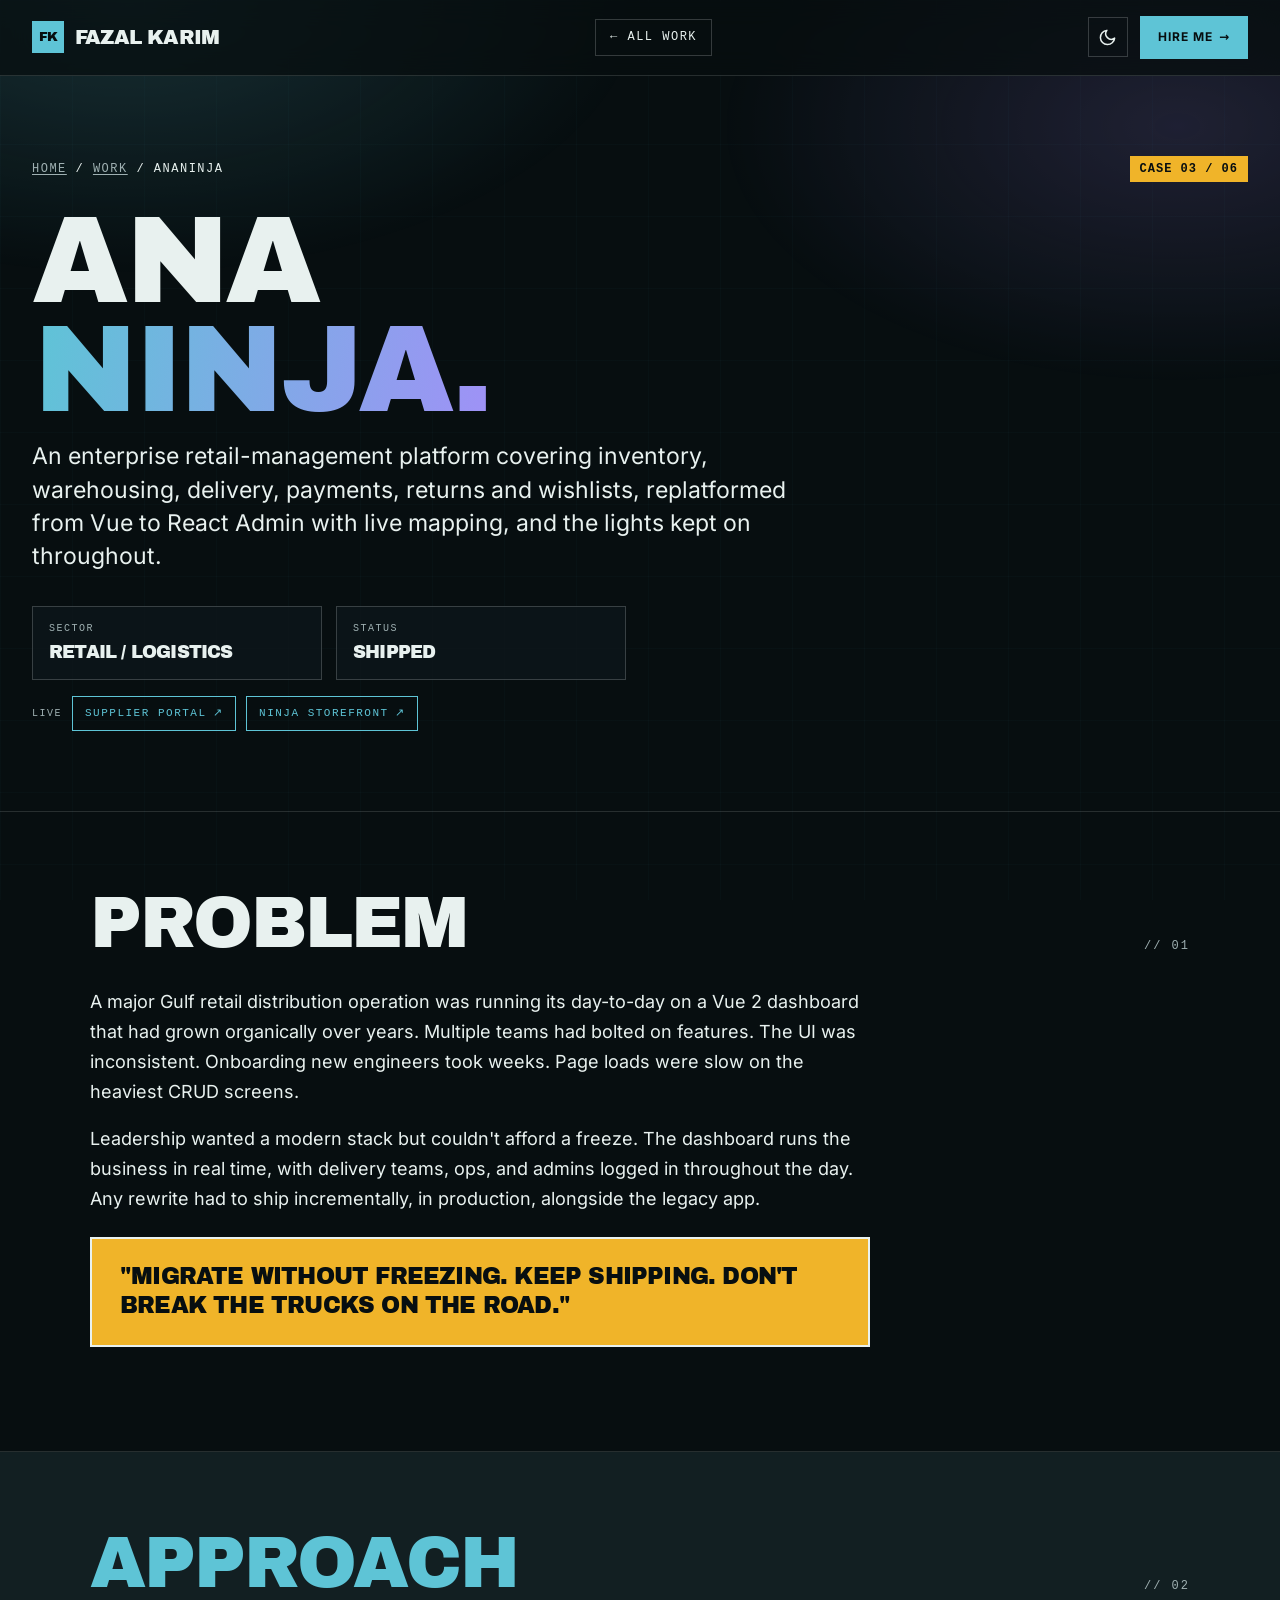
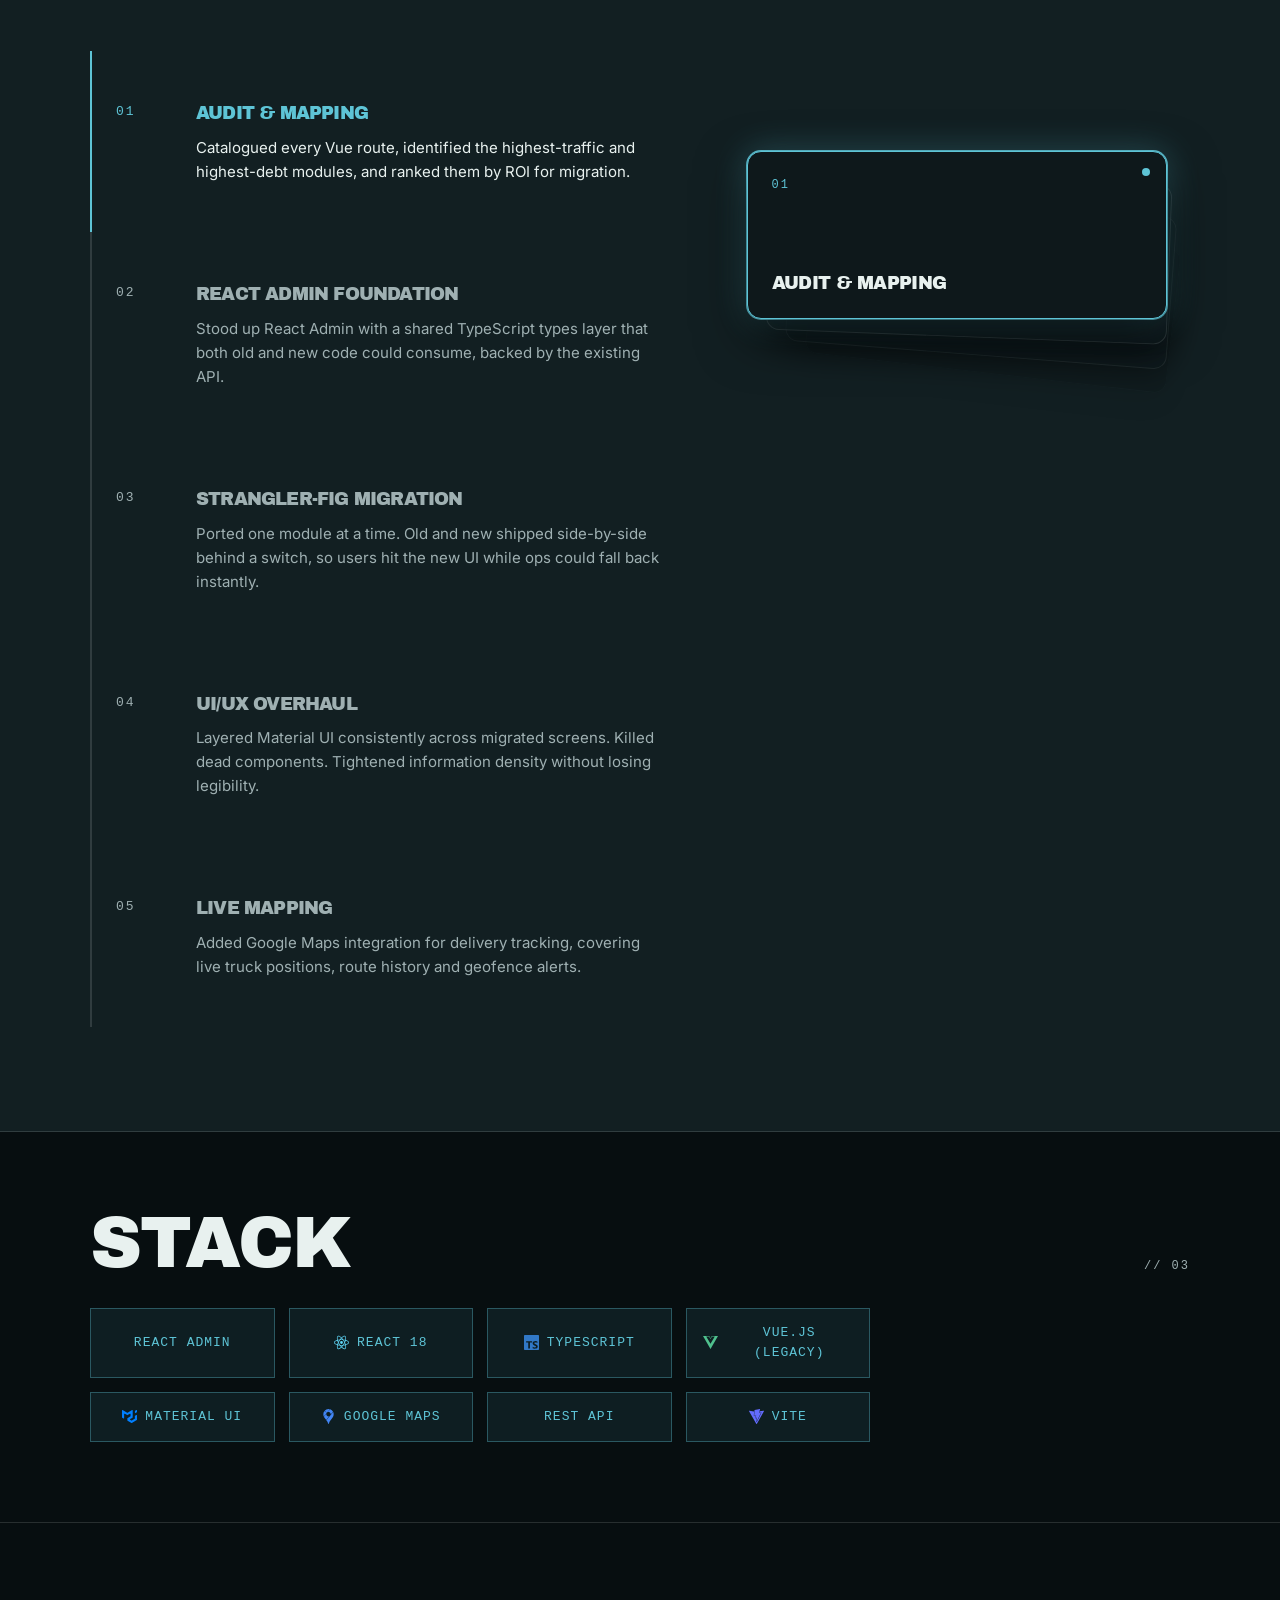
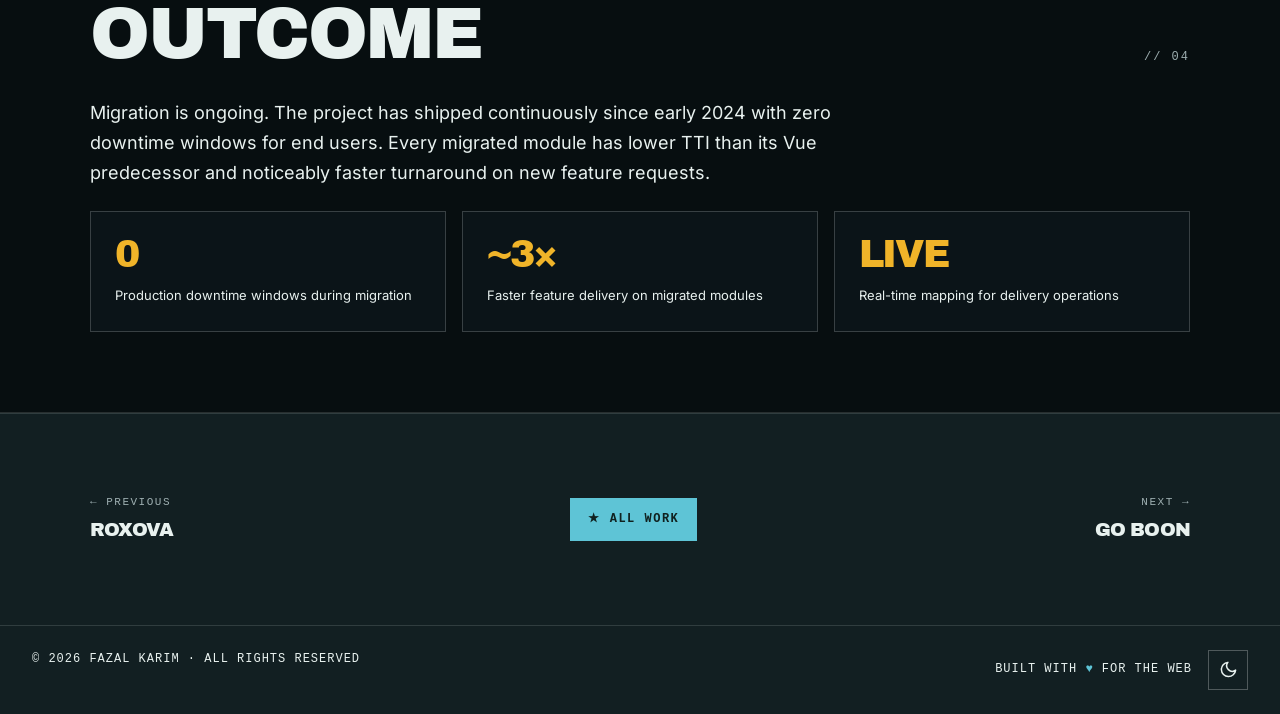
<file: case-studies/ananinja.html>
<!doctype html>
<html lang="en">
<head>
<meta charset="utf-8"/>
<meta name="viewport" content="width=device-width,initial-scale=1"/>
<title>AnaNinja · Case Study · Fazal Karim</title>
<meta name="description" content="Vue → React Admin migration for a major Gulf retail distribution platform. Led the rewrite, UI overhaul, and live mapping integration."/>
<link rel="canonical" href="https://fazal26.github.io/portfolio/case-studies/ananinja.html"/>
<meta property="og:type" content="article"/>
<meta property="og:site_name" content="Fazal Karim"/>
<meta property="og:title" content="AnaNinja · Case Study · Fazal Karim"/>
<meta property="og:description" content="Vue → React Admin migration for a major Gulf retail distribution platform. Led the rewrite, UI overhaul, and live mapping integration."/>
<meta property="og:url" content="https://fazal26.github.io/portfolio/case-studies/ananinja.html"/>
<meta property="og:image" content="https://fazal26.github.io/portfolio/assets/img/og-card.png"/>
<meta property="og:image:width" content="1200"/>
<meta property="og:image:height" content="630"/>
<meta property="og:image:alt" content="Fazal Karim | Staff Software Engineer"/>
<meta name="twitter:card" content="summary_large_image"/>
<meta name="twitter:title" content="AnaNinja · Case Study · Fazal Karim"/>
<meta name="twitter:description" content="Vue → React Admin migration for a major Gulf retail distribution platform. Led the rewrite, UI overhaul, and live mapping integration."/>
<meta name="twitter:image" content="https://fazal26.github.io/portfolio/assets/img/og-card.png"/>















<meta name="theme-color" content="#f6f2e9"/>
<link rel="icon" href="../assets/img/favicon.svg" type="image/svg+xml"/>
<link rel="apple-touch-icon" href="../assets/img/apple-touch-icon.png"/>
<link rel="preload" href="../assets/fonts/inter-latin-var.woff2" as="font" type="font/woff2" crossorigin/>
<link rel="preload" href="../assets/fonts/archivo-black-latin.woff2" as="font" type="font/woff2" crossorigin/>
<link rel="stylesheet" href="../assets/css/base.css"/>
<link rel="stylesheet" href="../assets/css/case.css"/>
<script>(function(){var d=document.documentElement;d.className+=" js";try{var t=localStorage.getItem("theme");if(t==="light"||t==="dark")d.setAttribute("data-theme",t);if(sessionStorage.getItem("booted"))d.className+=" booted";}catch(e){}})();</script>
</head>
<body>
<div class="boot" aria-hidden="true">
  <div class="boot-core">
    <div class="boot-mark">FK</div>
    <div class="boot-bar"><i></i></div>
    <div class="boot-meta"><span class="boot-label">Initialising</span><span class="boot-pct">00</span></div>
  </div>
</div>

<a class="skip-link" href="#main">Skip to content</a>

<header>
<nav class="nav" aria-label="Primary">
  <a href="../index.html" class="logo"><span class="mark" aria-hidden="true">FK</span><span>Fazal Karim</span></a>
  <a href="../index.html#work" class="back">← All work</a>
  <div class="nav-right"><button type="button" class="theme-toggle" id="theme-toggle" aria-label="Switch to light theme"><svg viewBox="0 0 24 24" aria-hidden="true" focusable="false"><g class="i-moon"><path d="M21 12.8A9 9 0 1 1 11.2 3a7 7 0 0 0 9.8 9.8Z"/></g><g class="i-sun"><circle cx="12" cy="12" r="4.2"/><path d="M12 2.4v2.2M12 19.4v2.2M4.2 4.2l1.6 1.6M18.2 18.2l1.6 1.6M2.4 12h2.2M19.4 12h2.2M4.2 19.8l1.6-1.6M18.2 5.8l1.6-1.6"/></g></svg></button><a href="../index.html#contact" class="right-cta">Hire me <span aria-hidden="true">→</span></a></div>
</nav>
</header>

<main id="main">

<section class="cs-hero">
  <div class="top">
    <div class="crumb"><a href="../index.html">Home</a> / <a href="../index.html#work">Work</a> / <strong>AnaNinja</strong></div>
    <div class="case-num">CASE 03 / 06</div>
  </div>
  <h1>Ana<br/><span class="accent">Ninja.</span></h1>
  <p class="deck">An enterprise retail-management platform covering inventory, warehousing, delivery, payments, returns and wishlists, replatformed from Vue to React Admin with live mapping, and the lights kept on throughout.</p>
  <div class="meta-row stagger reveal">
    <div class="cell"><span class="lab">Sector</span><span class="val">Retail / Logistics</span></div>
    <div class="cell"><span class="lab">Status</span><span class="val">Shipped</span></div>
  </div>
  <div class="live-row">
    <span class="live-lab">Live</span>
    <a class="live-link" href="https://suppliers.samurai.delivery/#/login" target="_blank" rel="noopener noreferrer">Supplier portal <span aria-hidden="true">↗</span></a>
    <a class="live-link" href="https://ananinja.com/sa/en" target="_blank" rel="noopener noreferrer">Ninja storefront <span aria-hidden="true">↗</span></a>
  </div>
</section>

<section class="cs-section">
  <div class="container">
    <div class="head"><h2>Problem</h2><div class="num">// 01</div></div>
    <p>A major Gulf retail distribution operation was running its day-to-day on a Vue 2 dashboard that had grown organically over years. Multiple teams had bolted on features. The UI was inconsistent. Onboarding new engineers took weeks. Page loads were slow on the heaviest CRUD screens.</p>
    <p>Leadership wanted a modern stack but couldn't afford a freeze. The dashboard runs the business in real time, with delivery teams, ops, and admins logged in throughout the day. Any rewrite had to ship incrementally, in production, alongside the legacy app.</p>
    <div class="pull">"Migrate without freezing. Keep shipping. Don't break the trucks on the road."</div>
  </div>
</section>

<section class="cs-section dark">
  <div class="container">
    <div class="head"><h2>Approach</h2><div class="num">// 02</div></div>
    <ul class="steps stagger reveal">
      <li><div class="step-num">01</div><div class="step-body"><strong>Audit &amp; mapping</strong>Catalogued every Vue route, identified the highest-traffic and highest-debt modules, and ranked them by ROI for migration.</div></li>
      <li><div class="step-num">02</div><div class="step-body"><strong>React Admin foundation</strong>Stood up React Admin with a shared TypeScript types layer that both old and new code could consume, backed by the existing API.</div></li>
      <li><div class="step-num">03</div><div class="step-body"><strong>Strangler-fig migration</strong>Ported one module at a time. Old and new shipped side-by-side behind a switch, so users hit the new UI while ops could fall back instantly.</div></li>
      <li><div class="step-num">04</div><div class="step-body"><strong>UI/UX overhaul</strong>Layered Material UI consistently across migrated screens. Killed dead components. Tightened information density without losing legibility.</div></li>
      <li><div class="step-num">05</div><div class="step-body"><strong>Live mapping</strong>Added Google Maps integration for delivery tracking, covering live truck positions, route history and geofence alerts.</div></li>
    </ul>
  </div>
</section>

<section class="cs-section">
  <div class="container">
    <div class="head"><h2>Stack</h2><div class="num">// 03</div></div>
    <div class="tech-grid stagger reveal">
      <div class="chip">React Admin</div>
      <div class="chip"><svg class="ti" data-tech="react" aria-hidden="true" focusable="false"><use href="../assets/img/stack-icons.svg#ti-react"/></svg>React 18</div>
      <div class="chip"><svg class="ti" data-tech="typescript" aria-hidden="true" focusable="false"><use href="../assets/img/stack-icons.svg#ti-typescript"/></svg>TypeScript</div>
      <div class="chip"><svg class="ti" data-tech="vuedotjs" aria-hidden="true" focusable="false"><use href="../assets/img/stack-icons.svg#ti-vuedotjs"/></svg>Vue.js (legacy)</div>
      <div class="chip"><svg class="ti" data-tech="mui" aria-hidden="true" focusable="false"><use href="../assets/img/stack-icons.svg#ti-mui"/></svg>Material UI</div>
      <div class="chip"><svg class="ti" data-tech="googlemaps" aria-hidden="true" focusable="false"><use href="../assets/img/stack-icons.svg#ti-googlemaps"/></svg>Google Maps</div>
      <div class="chip">REST API</div>
      <div class="chip"><svg class="ti" data-tech="vite" aria-hidden="true" focusable="false"><use href="../assets/img/stack-icons.svg#ti-vite"/></svg>Vite</div>
    </div>
  </div>
</section>

<section class="cs-section">
  <div class="container">
    <div class="head"><h2>Outcome</h2><div class="num">// 04</div></div>
    <p>Migration is ongoing. The project has shipped continuously since early 2024 with zero downtime windows for end users. Every migrated module has lower TTI than its Vue predecessor and noticeably faster turnaround on new feature requests.</p>
    <div class="outcomes stagger reveal">
      <div class="stat"><strong>0</strong><span class="lab">Production downtime windows during migration</span></div>
      <div class="stat"><strong>~3×</strong><span class="lab">Faster feature delivery on migrated modules</span></div>
      <div class="stat"><strong>Live</strong><span class="lab">Real-time mapping for delivery operations</span></div>
    </div>
  </div>
</section>

</main>

<nav class="cs-pager" aria-label="Case studies">
  <div class="row">
    <a href="roxova.html"><span>← Previous</span>Roxova</a>
    <a href="../index.html" class="home">★ All work</a>
    <a href="go-boon.html" class="next"><span>Next <span aria-hidden="true">→</span></span>Go Boon</a>
  </div>
</nav>

<footer>
  <div>© 2026 FAZAL KARIM · ALL RIGHTS RESERVED</div>
  <div class="footer-right">
    <span>BUILT WITH <span class="red" aria-hidden="true">♥</span> FOR THE WEB</span>
    <button type="button" class="theme-toggle" aria-label="Switch to light theme"><svg viewBox="0 0 24 24" aria-hidden="true" focusable="false"><g class="i-moon"><path d="M21 12.8A9 9 0 1 1 11.2 3a7 7 0 0 0 9.8 9.8Z"/></g><g class="i-sun"><circle cx="12" cy="12" r="4.2"/><path d="M12 2.4v2.2M12 19.4v2.2M4.2 4.2l1.6 1.6M18.2 18.2l1.6 1.6M2.4 12h2.2M19.4 12h2.2M4.2 19.8l1.6-1.6M18.2 5.8l1.6-1.6"/></g></svg></button>
  </div>
</footer>

<script src="../assets/js/motion.js" defer></script>
</body>
</html>
</file>
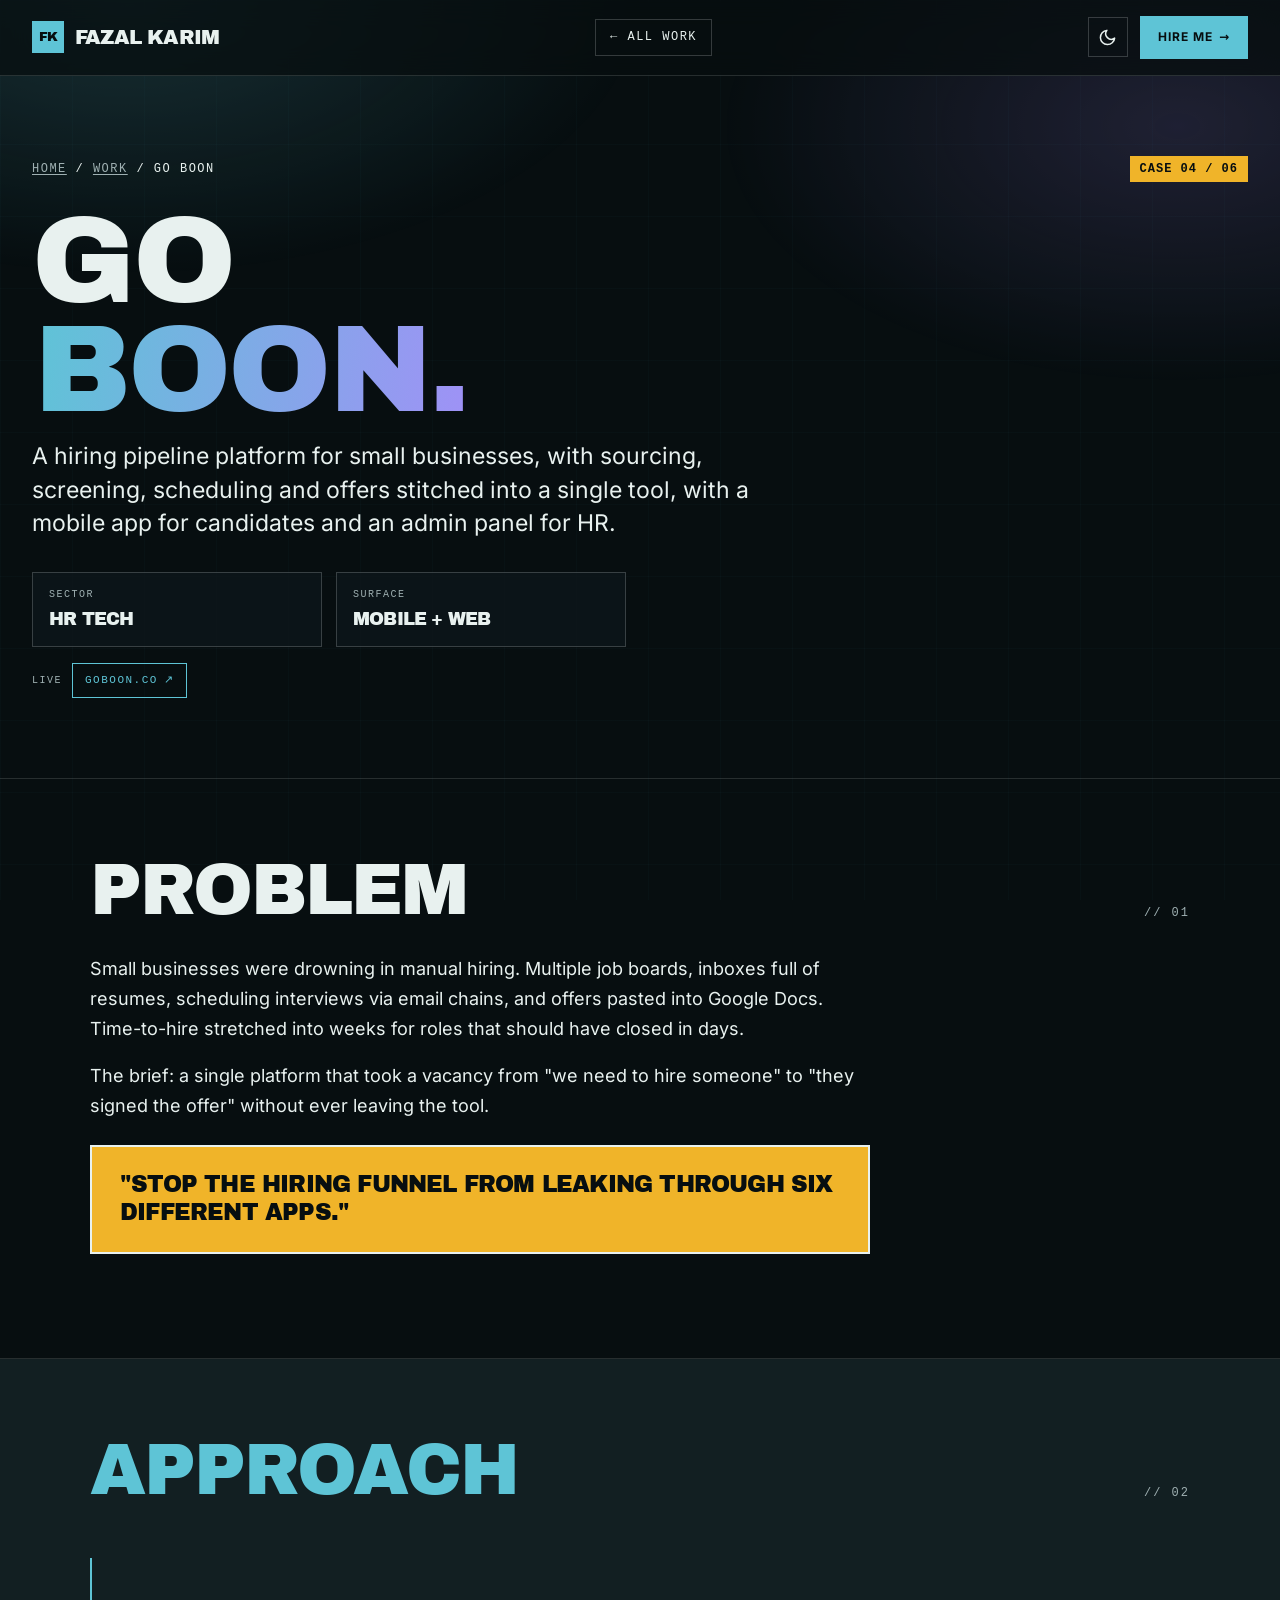
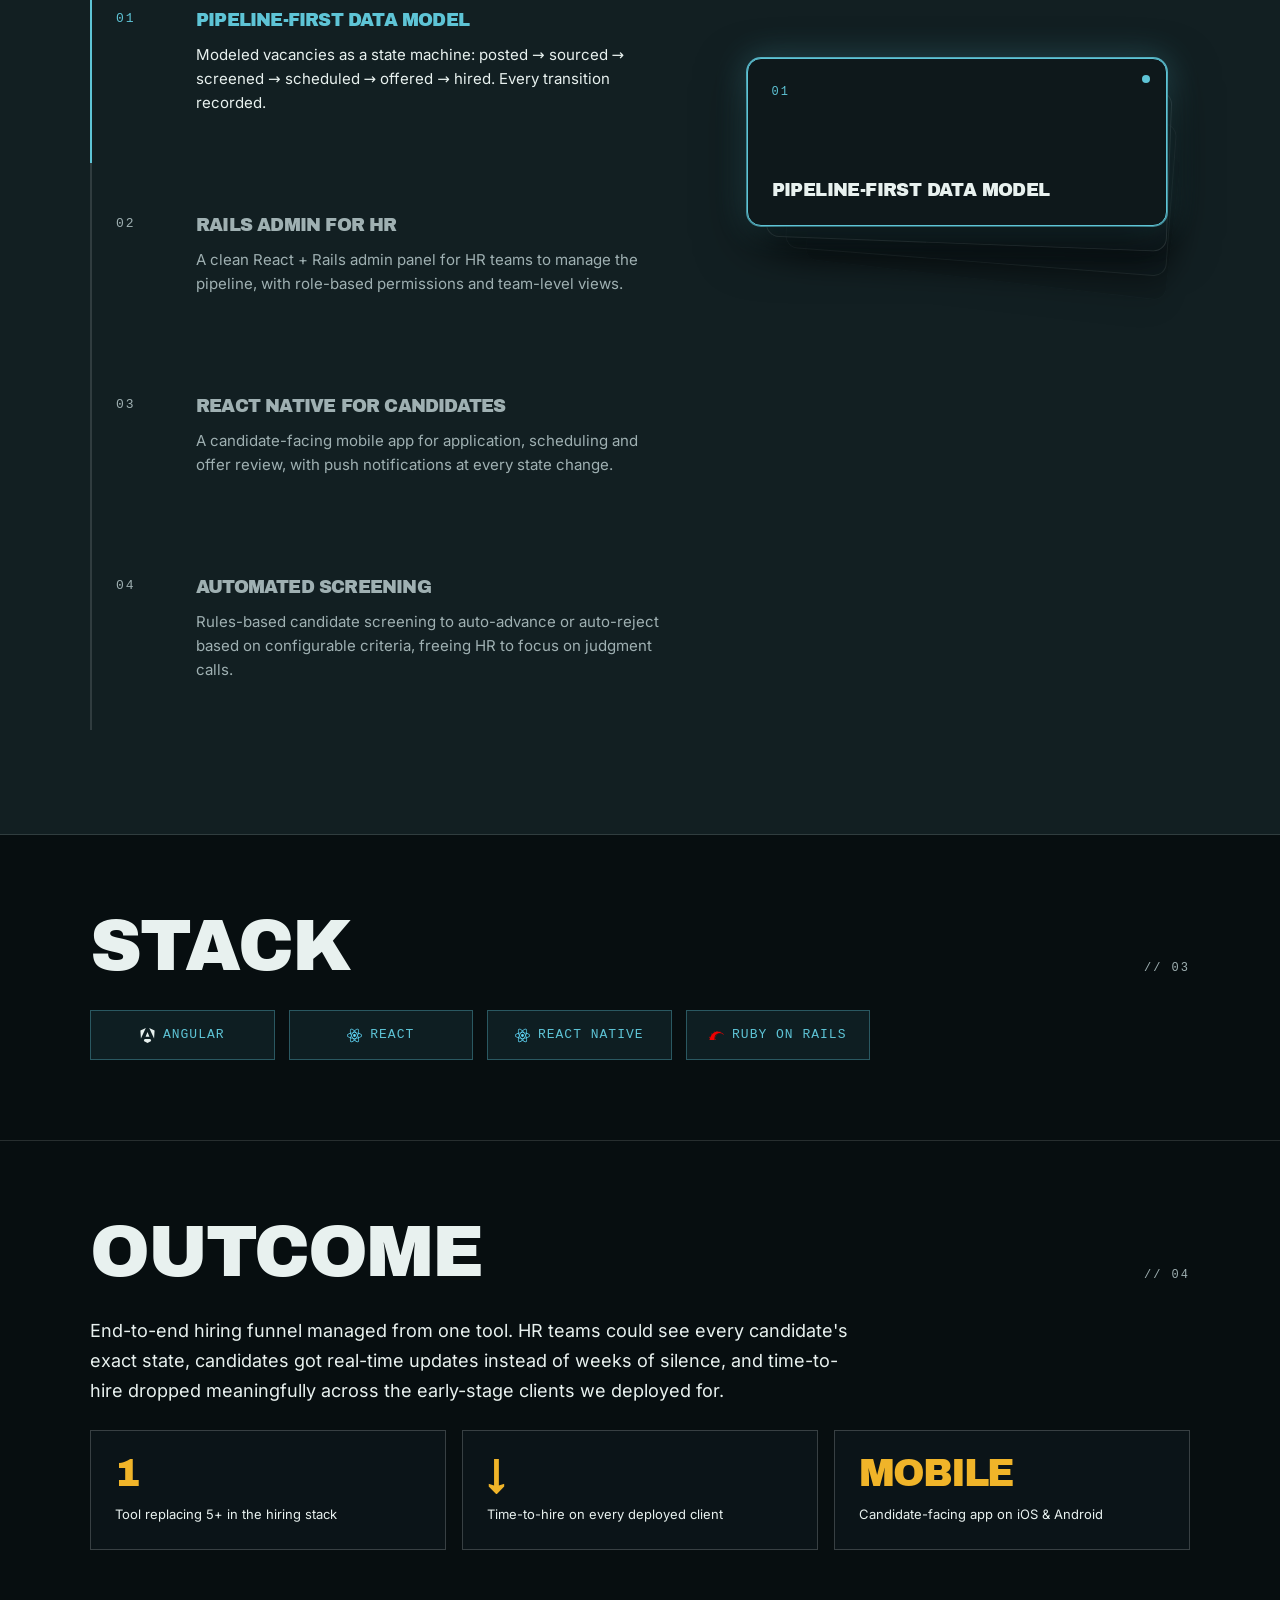
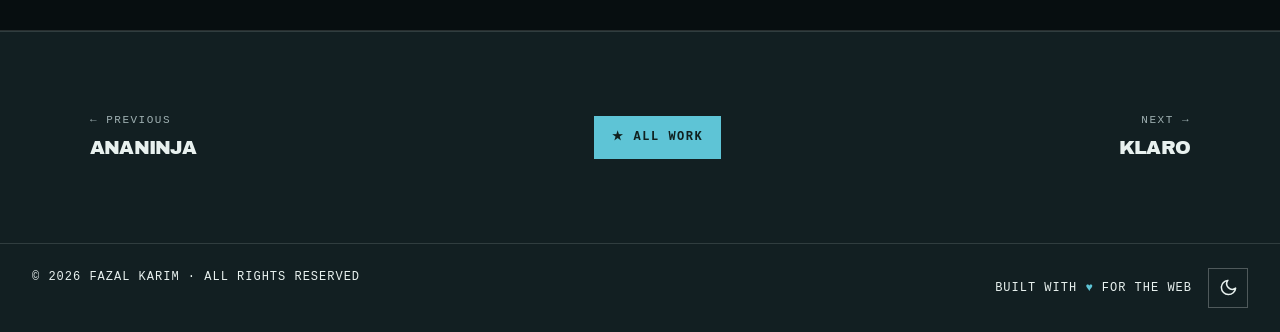
<file: case-studies/go-boon.html>
<!doctype html>
<html lang="en">
<head>
<meta charset="utf-8"/>
<meta name="viewport" content="width=device-width,initial-scale=1"/>
<title>Go Boon · Case Study · Fazal Karim</title>
<meta name="description" content="A job vacancy platform that consolidated sourcing, screening, scheduling, and offers into a single hiring pipeline for small businesses."/>
<link rel="canonical" href="https://fazal26.github.io/portfolio/case-studies/go-boon.html"/>
<meta property="og:type" content="article"/>
<meta property="og:site_name" content="Fazal Karim"/>
<meta property="og:title" content="Go Boon · Case Study · Fazal Karim"/>
<meta property="og:description" content="A job vacancy platform that consolidated sourcing, screening, scheduling, and offers into a single hiring pipeline for small businesses."/>
<meta property="og:url" content="https://fazal26.github.io/portfolio/case-studies/go-boon.html"/>
<meta property="og:image" content="https://fazal26.github.io/portfolio/assets/img/og-card.png"/>
<meta property="og:image:width" content="1200"/>
<meta property="og:image:height" content="630"/>
<meta property="og:image:alt" content="Fazal Karim | Staff Software Engineer"/>
<meta name="twitter:card" content="summary_large_image"/>
<meta name="twitter:title" content="Go Boon · Case Study · Fazal Karim"/>
<meta name="twitter:description" content="A job vacancy platform that consolidated sourcing, screening, scheduling, and offers into a single hiring pipeline for small businesses."/>
<meta name="twitter:image" content="https://fazal26.github.io/portfolio/assets/img/og-card.png"/>















<meta name="theme-color" content="#f6f2e9"/>
<link rel="icon" href="../assets/img/favicon.svg" type="image/svg+xml"/>
<link rel="apple-touch-icon" href="../assets/img/apple-touch-icon.png"/>
<link rel="preload" href="../assets/fonts/inter-latin-var.woff2" as="font" type="font/woff2" crossorigin/>
<link rel="preload" href="../assets/fonts/archivo-black-latin.woff2" as="font" type="font/woff2" crossorigin/>
<link rel="stylesheet" href="../assets/css/base.css"/>
<link rel="stylesheet" href="../assets/css/case.css"/>
<script>(function(){var d=document.documentElement;d.className+=" js";try{var t=localStorage.getItem("theme");if(t==="light"||t==="dark")d.setAttribute("data-theme",t);if(sessionStorage.getItem("booted"))d.className+=" booted";}catch(e){}})();</script>
</head>
<body>
<div class="boot" aria-hidden="true">
  <div class="boot-core">
    <div class="boot-mark">FK</div>
    <div class="boot-bar"><i></i></div>
    <div class="boot-meta"><span class="boot-label">Initialising</span><span class="boot-pct">00</span></div>
  </div>
</div>

<a class="skip-link" href="#main">Skip to content</a>

<header>
<nav class="nav" aria-label="Primary">
  <a href="../index.html" class="logo"><span class="mark" aria-hidden="true">FK</span><span>Fazal Karim</span></a>
  <a href="../index.html#work" class="back">← All work</a>
  <div class="nav-right"><button type="button" class="theme-toggle" id="theme-toggle" aria-label="Switch to light theme"><svg viewBox="0 0 24 24" aria-hidden="true" focusable="false"><g class="i-moon"><path d="M21 12.8A9 9 0 1 1 11.2 3a7 7 0 0 0 9.8 9.8Z"/></g><g class="i-sun"><circle cx="12" cy="12" r="4.2"/><path d="M12 2.4v2.2M12 19.4v2.2M4.2 4.2l1.6 1.6M18.2 18.2l1.6 1.6M2.4 12h2.2M19.4 12h2.2M4.2 19.8l1.6-1.6M18.2 5.8l1.6-1.6"/></g></svg></button><a href="../index.html#contact" class="right-cta">Hire me <span aria-hidden="true">→</span></a></div>
</nav>
</header>

<main id="main">

<section class="cs-hero">
  <div class="top">
    <div class="crumb"><a href="../index.html">Home</a> / <a href="../index.html#work">Work</a> / <strong>Go Boon</strong></div>
    <div class="case-num">CASE 04 / 06</div>
  </div>
  <h1>Go<br/><span class="accent">Boon.</span></h1>
  <p class="deck">A hiring pipeline platform for small businesses, with sourcing, screening, scheduling and offers stitched into a single tool, with a mobile app for candidates and an admin panel for HR.</p>
  <div class="meta-row stagger reveal">
    <div class="cell"><span class="lab">Sector</span><span class="val">HR Tech</span></div>
    <div class="cell"><span class="lab">Surface</span><span class="val">Mobile + Web</span></div>
  </div>
  <div class="live-row">
    <span class="live-lab">Live</span>
    <a class="live-link" href="https://www.goboon.co/" target="_blank" rel="noopener noreferrer">goboon.co <span aria-hidden="true">↗</span></a>
  </div>
</section>

<section class="cs-section">
  <div class="container">
    <div class="head"><h2>Problem</h2><div class="num">// 01</div></div>
    <p>Small businesses were drowning in manual hiring. Multiple job boards, inboxes full of resumes, scheduling interviews via email chains, and offers pasted into Google Docs. Time-to-hire stretched into weeks for roles that should have closed in days.</p>
    <p>The brief: a single platform that took a vacancy from "we need to hire someone" to "they signed the offer" without ever leaving the tool.</p>
    <div class="pull">"Stop the hiring funnel from leaking through six different apps."</div>
  </div>
</section>

<section class="cs-section dark">
  <div class="container">
    <div class="head"><h2>Approach</h2><div class="num">// 02</div></div>
    <ul class="steps stagger reveal">
      <li><div class="step-num">01</div><div class="step-body"><strong>Pipeline-first data model</strong>Modeled vacancies as a state machine: posted → sourced → screened → scheduled → offered → hired. Every transition recorded.</div></li>
      <li><div class="step-num">02</div><div class="step-body"><strong>Rails admin for HR</strong>A clean React + Rails admin panel for HR teams to manage the pipeline, with role-based permissions and team-level views.</div></li>
      <li><div class="step-num">03</div><div class="step-body"><strong>React Native for candidates</strong>A candidate-facing mobile app for application, scheduling and offer review, with push notifications at every state change.</div></li>
      <li><div class="step-num">04</div><div class="step-body"><strong>Automated screening</strong>Rules-based candidate screening to auto-advance or auto-reject based on configurable criteria, freeing HR to focus on judgment calls.</div></li>
    </ul>
  </div>
</section>

<section class="cs-section">
  <div class="container">
    <div class="head"><h2>Stack</h2><div class="num">// 03</div></div>
    <div class="tech-grid stagger reveal">
      <div class="chip"><svg class="ti" data-tech="angular" aria-hidden="true" focusable="false"><use href="../assets/img/stack-icons.svg#ti-angular"/></svg>Angular</div>
      <div class="chip"><svg class="ti" data-tech="react" aria-hidden="true" focusable="false"><use href="../assets/img/stack-icons.svg#ti-react"/></svg>React</div>
      <div class="chip"><svg class="ti" data-tech="react" aria-hidden="true" focusable="false"><use href="../assets/img/stack-icons.svg#ti-react"/></svg>React Native</div>
      <div class="chip"><svg class="ti" data-tech="rubyonrails" aria-hidden="true" focusable="false"><use href="../assets/img/stack-icons.svg#ti-rubyonrails"/></svg>Ruby on Rails</div>
    </div>
  </div>
  </div>
</section>

<section class="cs-section">
  <div class="container">
    <div class="head"><h2>Outcome</h2><div class="num">// 04</div></div>
    <p>End-to-end hiring funnel managed from one tool. HR teams could see every candidate's exact state, candidates got real-time updates instead of weeks of silence, and time-to-hire dropped meaningfully across the early-stage clients we deployed for.</p>
    <div class="outcomes stagger reveal">
      <div class="stat"><strong>1</strong><span class="lab">Tool replacing 5+ in the hiring stack</span></div>
      <div class="stat"><strong>↓</strong><span class="lab">Time-to-hire on every deployed client</span></div>
      <div class="stat"><strong>Mobile</strong><span class="lab">Candidate-facing app on iOS &amp; Android</span></div>
    </div>
  </div>
</section>

</main>

<nav class="cs-pager" aria-label="Case studies">
  <div class="row">
    <a href="ananinja.html"><span>← Previous</span>AnaNinja</a>
    <a href="../index.html" class="home">★ All work</a>
    <a href="klaro.html" class="next"><span>Next <span aria-hidden="true">→</span></span>Klaro</a>
  </div>
</nav>

<footer>
  <div>© 2026 FAZAL KARIM · ALL RIGHTS RESERVED</div>
  <div class="footer-right">
    <span>BUILT WITH <span class="red" aria-hidden="true">♥</span> FOR THE WEB</span>
    <button type="button" class="theme-toggle" aria-label="Switch to light theme"><svg viewBox="0 0 24 24" aria-hidden="true" focusable="false"><g class="i-moon"><path d="M21 12.8A9 9 0 1 1 11.2 3a7 7 0 0 0 9.8 9.8Z"/></g><g class="i-sun"><circle cx="12" cy="12" r="4.2"/><path d="M12 2.4v2.2M12 19.4v2.2M4.2 4.2l1.6 1.6M18.2 18.2l1.6 1.6M2.4 12h2.2M19.4 12h2.2M4.2 19.8l1.6-1.6M18.2 5.8l1.6-1.6"/></g></svg></button>
  </div>
</footer>

<script src="../assets/js/motion.js" defer></script>
</body>
</html>
</file>
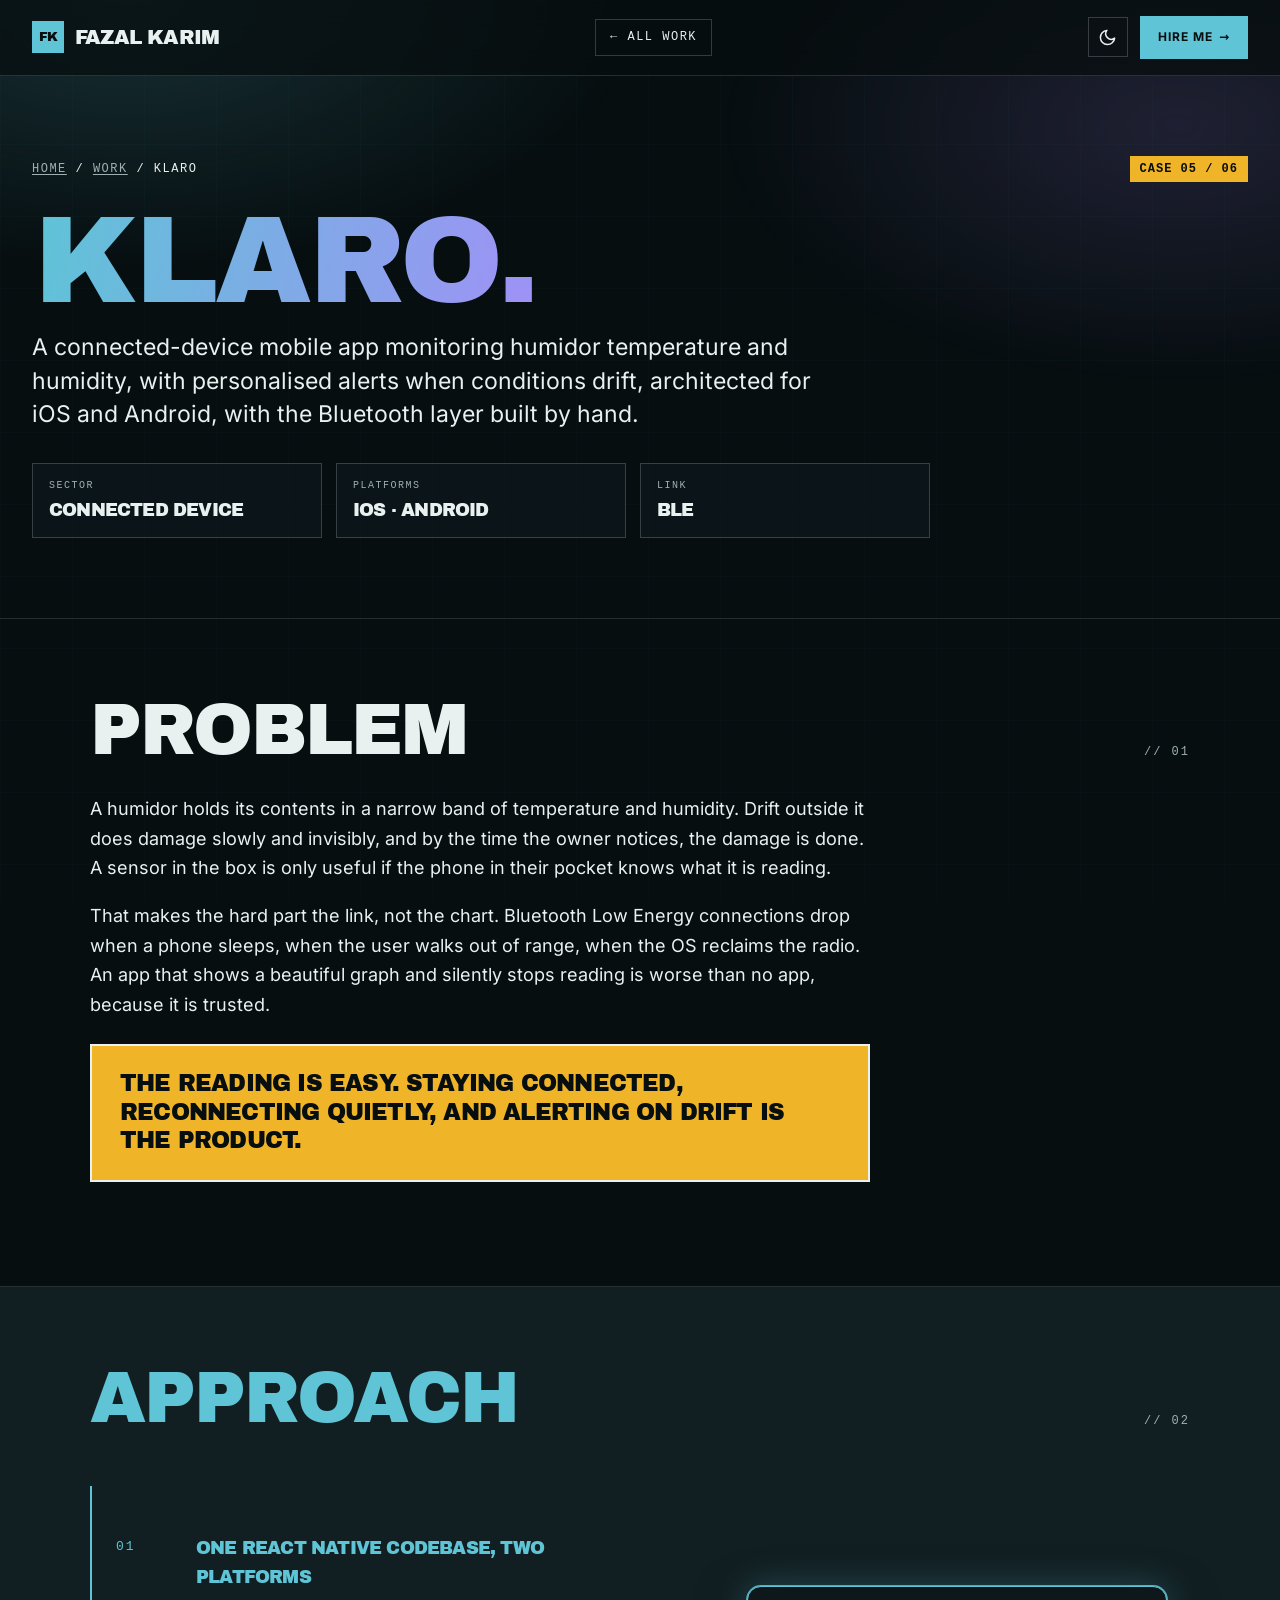
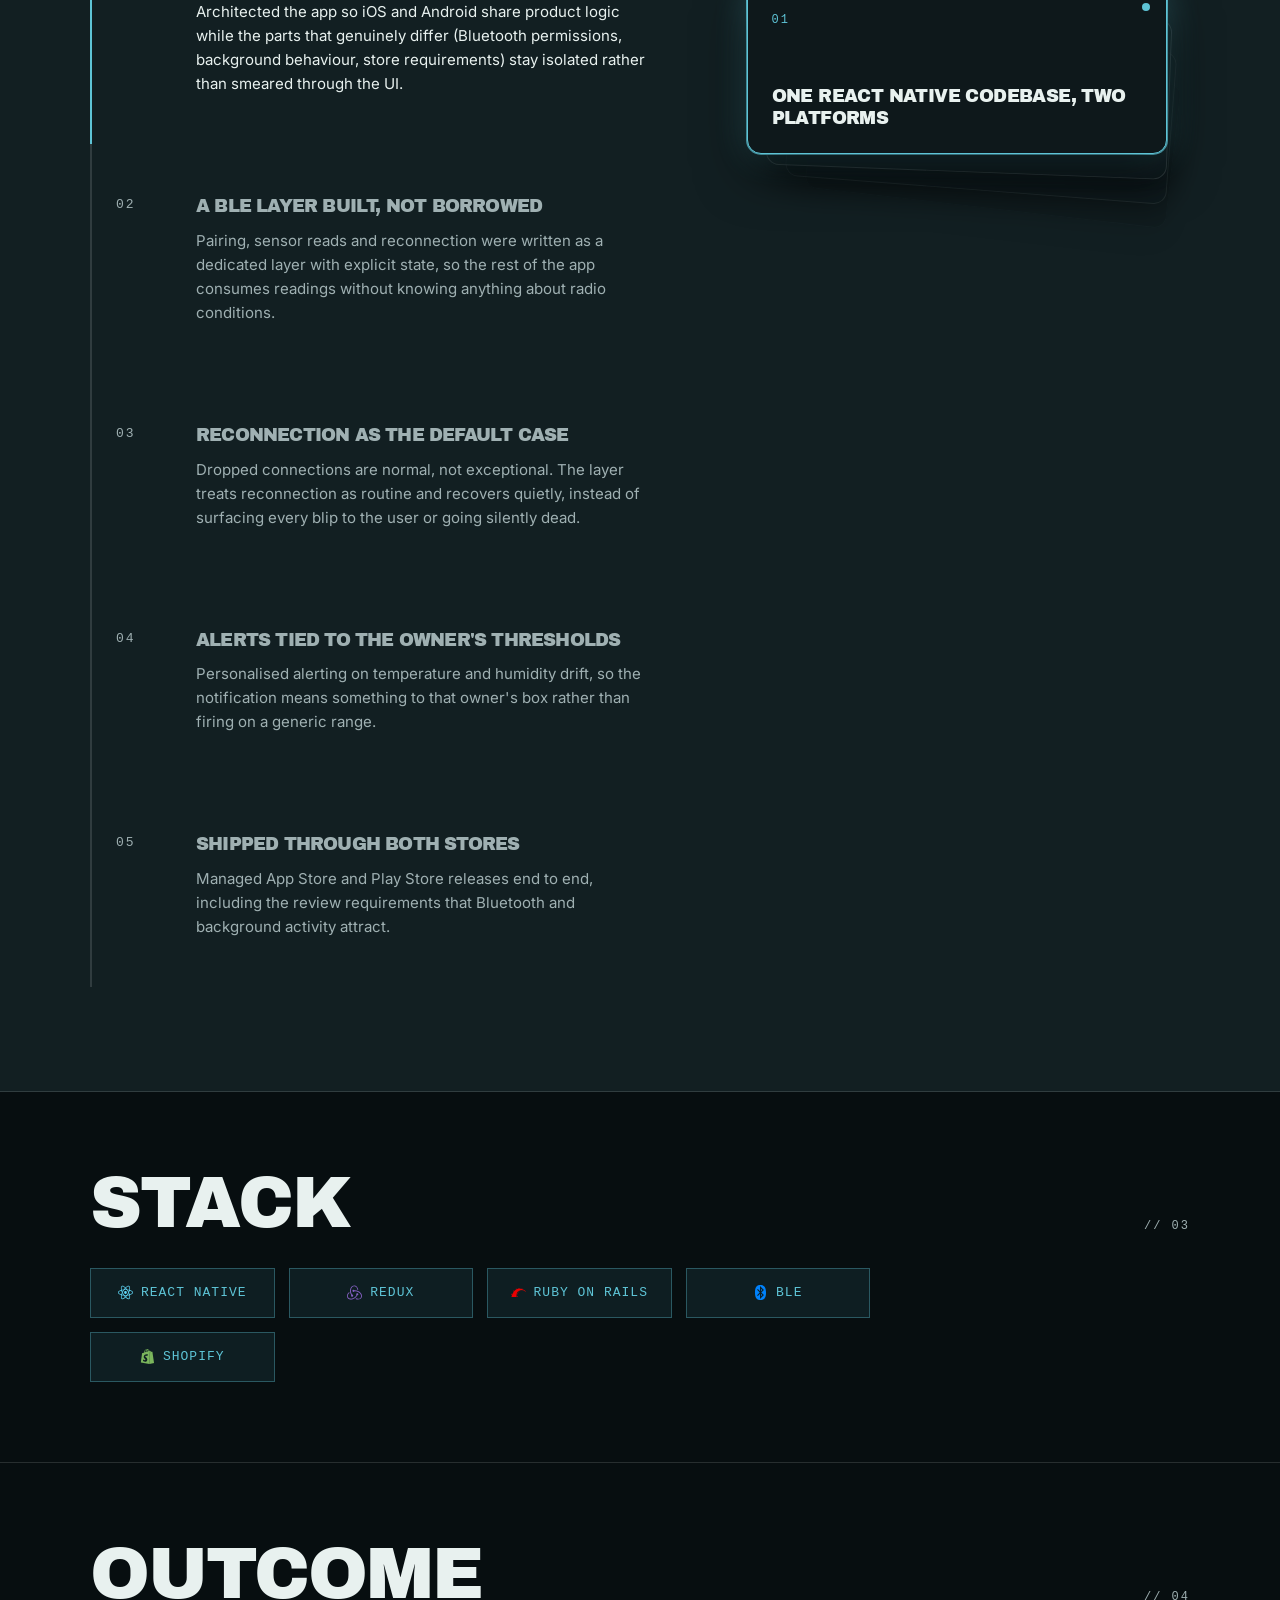
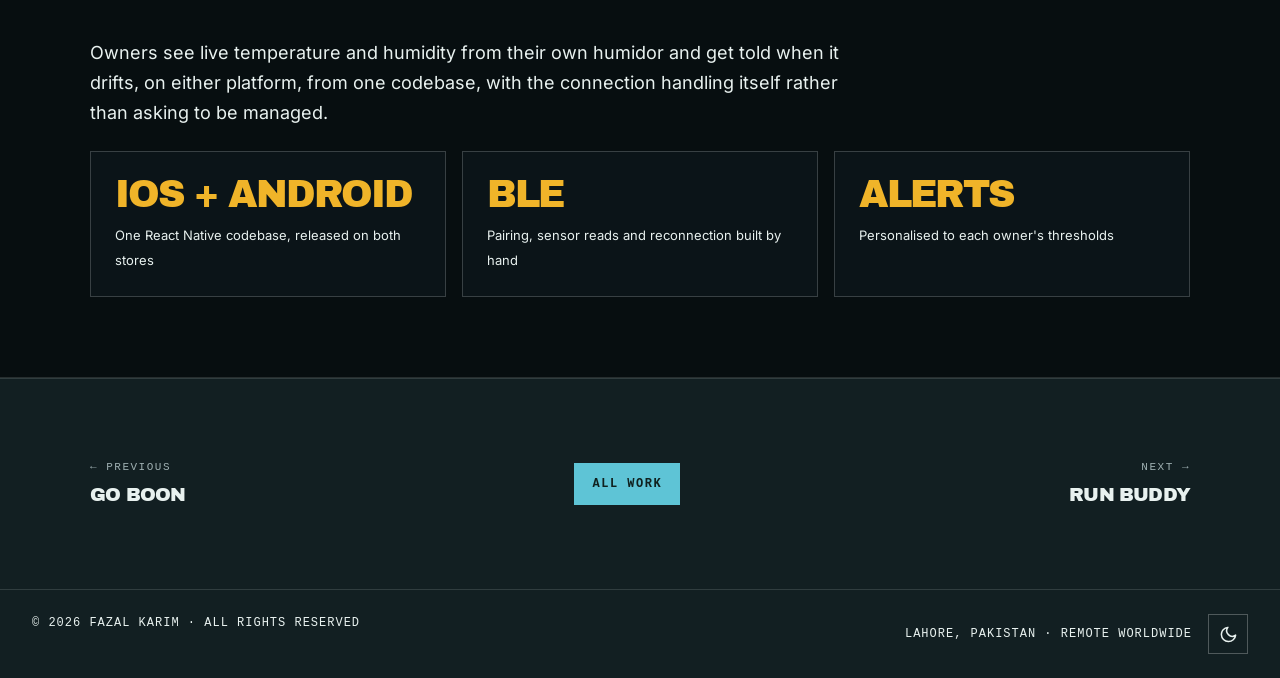
<file: case-studies/klaro.html>
<!doctype html>
<html lang="en">
<head>
<meta charset="utf-8"/>
<meta name="viewport" content="width=device-width,initial-scale=1"/>
<title>Klaro · Case Study · Fazal Karim</title>
<meta name="description" content="A connected-device mobile app monitoring humidor temperature and humidity with personalised alerts. React Native for iOS and Android, a hand-built BLE layer, and store releases on both platforms."/>
<link rel="canonical" href="https://fazal26.github.io/portfolio/case-studies/klaro.html"/>
<meta property="og:type" content="article"/>
<meta property="og:site_name" content="Fazal Karim"/>
<meta property="og:title" content="Klaro · Case Study · Fazal Karim"/>
<meta property="og:description" content="A connected-device mobile app monitoring humidor temperature and humidity with personalised alerts. React Native for iOS and Android, a hand-built BLE layer, and store releases on both platforms."/>
<meta property="og:url" content="https://fazal26.github.io/portfolio/case-studies/klaro.html"/>
<meta property="og:image" content="https://fazal26.github.io/portfolio/assets/img/og-card.png"/>
<meta property="og:image:width" content="1200"/>
<meta property="og:image:height" content="630"/>
<meta property="og:image:alt" content="Fazal Karim | Staff Software Engineer"/>
<meta name="twitter:card" content="summary_large_image"/>
<meta name="twitter:title" content="Klaro · Case Study · Fazal Karim"/>
<meta name="twitter:description" content="A connected-device mobile app monitoring humidor temperature and humidity with personalised alerts. React Native for iOS and Android, a hand-built BLE layer, and store releases on both platforms."/>
<meta name="twitter:image" content="https://fazal26.github.io/portfolio/assets/img/og-card.png"/>















<meta name="theme-color" content="#f6f2e9"/>
<link rel="icon" href="../assets/img/favicon.svg" type="image/svg+xml"/>
<link rel="apple-touch-icon" href="../assets/img/apple-touch-icon.png"/>
<link rel="preload" href="../assets/fonts/inter-latin-var.woff2" as="font" type="font/woff2" crossorigin/>
<link rel="preload" href="../assets/fonts/archivo-black-latin.woff2" as="font" type="font/woff2" crossorigin/>
<link rel="stylesheet" href="../assets/css/base.css"/>
<link rel="stylesheet" href="../assets/css/case.css"/>
<script>(function(){var d=document.documentElement;d.className+=" js";try{var t=localStorage.getItem("theme");if(t==="light"||t==="dark")d.setAttribute("data-theme",t);if(sessionStorage.getItem("booted"))d.className+=" booted";}catch(e){}})();</script>
</head>
<body>
<div class="boot" aria-hidden="true">
  <div class="boot-core">
    <div class="boot-mark">FK</div>
    <div class="boot-bar"><i></i></div>
    <div class="boot-meta"><span class="boot-label">Initialising</span><span class="boot-pct">00</span></div>
  </div>
</div>

<a class="skip-link" href="#main">Skip to content</a>

<header>
<nav class="nav" aria-label="Primary">
  <a href="../index.html" class="logo"><span class="mark" aria-hidden="true">FK</span><span>Fazal Karim</span></a>
  <a href="../index.html#work" class="back">&larr; All work</a>
  <div class="nav-right"><button type="button" class="theme-toggle" id="theme-toggle" aria-label="Switch to light theme"><svg viewBox="0 0 24 24" aria-hidden="true" focusable="false"><g class="i-moon"><path d="M21 12.8A9 9 0 1 1 11.2 3a7 7 0 0 0 9.8 9.8Z"/></g><g class="i-sun"><circle cx="12" cy="12" r="4.2"/><path d="M12 2.4v2.2M12 19.4v2.2M4.2 4.2l1.6 1.6M18.2 18.2l1.6 1.6M2.4 12h2.2M19.4 12h2.2M4.2 19.8l1.6-1.6M18.2 5.8l1.6-1.6"/></g></svg></button><a href="../index.html#contact" class="right-cta">Hire me <span aria-hidden="true">&rarr;</span></a></div>
</nav>
</header>

<main id="main">

<section class="cs-hero">
  <div class="top">
    <div class="crumb"><a href="../index.html">Home</a> / <a href="../index.html#work">Work</a> / <strong>Klaro</strong></div>
    <div class="case-num">CASE 05 / 06</div>
  </div>
  <h1><span class="accent">Klaro.</span></h1>
  <p class="deck">A connected-device mobile app monitoring humidor temperature and humidity, with personalised alerts when conditions drift, architected for iOS and Android, with the Bluetooth layer built by hand.</p>
  <div class="meta-row stagger reveal">
    <div class="cell"><span class="lab">Sector</span><span class="val">Connected Device</span></div>
    <div class="cell"><span class="lab">Platforms</span><span class="val">iOS &middot; Android</span></div>
    <div class="cell"><span class="lab">Link</span><span class="val">BLE</span></div>
  </div>
</section>

<section class="cs-section">
  <div class="container">
    <div class="head"><h2>Problem</h2><div class="num">// 01</div></div>
    <p>A humidor holds its contents in a narrow band of temperature and humidity. Drift outside it does damage slowly and invisibly, and by the time the owner notices, the damage is done. A sensor in the box is only useful if the phone in their pocket knows what it is reading.</p>
    <p>That makes the hard part the link, not the chart. Bluetooth Low Energy connections drop when a phone sleeps, when the user walks out of range, when the OS reclaims the radio. An app that shows a beautiful graph and silently stops reading is worse than no app, because it is trusted.</p>
    <div class="pull">The reading is easy. Staying connected, reconnecting quietly, and alerting on drift is the product.</div>
  </div>
</section>

<section class="cs-section dark">
  <div class="container">
    <div class="head"><h2>Approach</h2><div class="num">// 02</div></div>
    <ul class="steps stagger reveal">
      <li><div class="step-num">01</div><div class="step-body"><strong>One React Native codebase, two platforms</strong>Architected the app so iOS and Android share product logic while the parts that genuinely differ (Bluetooth permissions, background behaviour, store requirements) stay isolated rather than smeared through the UI.</div></li>
      <li><div class="step-num">02</div><div class="step-body"><strong>A BLE layer built, not borrowed</strong>Pairing, sensor reads and reconnection were written as a dedicated layer with explicit state, so the rest of the app consumes readings without knowing anything about radio conditions.</div></li>
      <li><div class="step-num">03</div><div class="step-body"><strong>Reconnection as the default case</strong>Dropped connections are normal, not exceptional. The layer treats reconnection as routine and recovers quietly, instead of surfacing every blip to the user or going silently dead.</div></li>
      <li><div class="step-num">04</div><div class="step-body"><strong>Alerts tied to the owner's thresholds</strong>Personalised alerting on temperature and humidity drift, so the notification means something to that owner's box rather than firing on a generic range.</div></li>
      <li><div class="step-num">05</div><div class="step-body"><strong>Shipped through both stores</strong>Managed App Store and Play Store releases end to end, including the review requirements that Bluetooth and background activity attract.</div></li>
    </ul>
  </div>
</section>

<section class="cs-section">
  <div class="container">
    <div class="head"><h2>Stack</h2><div class="num">// 03</div></div>
    <div class="tech-grid stagger reveal">
      <div class="chip"><svg class="ti" data-tech="react" aria-hidden="true" focusable="false"><use href="../assets/img/stack-icons.svg#ti-react"/></svg>React Native</div>
      <div class="chip"><svg class="ti" data-tech="redux" aria-hidden="true" focusable="false"><use href="../assets/img/stack-icons.svg#ti-redux"/></svg>Redux</div>
      <div class="chip"><svg class="ti" data-tech="rubyonrails" aria-hidden="true" focusable="false"><use href="../assets/img/stack-icons.svg#ti-rubyonrails"/></svg>Ruby on Rails</div>
      <div class="chip"><svg class="ti" data-tech="bluetooth" aria-hidden="true" focusable="false"><use href="../assets/img/stack-icons.svg#ti-bluetooth"/></svg>BLE</div>
      <div class="chip"><svg class="ti" data-tech="shopify" aria-hidden="true" focusable="false"><use href="../assets/img/stack-icons.svg#ti-shopify"/></svg>Shopify</div>
    </div>
  </div>
</section>

<section class="cs-section">
  <div class="container">
    <div class="head"><h2>Outcome</h2><div class="num">// 04</div></div>
    <p>Owners see live temperature and humidity from their own humidor and get told when it drifts, on either platform, from one codebase, with the connection handling itself rather than asking to be managed.</p>
    <div class="outcomes stagger reveal">
      <div class="stat"><strong>iOS + Android</strong><span class="lab">One React Native codebase, released on both stores</span></div>
      <div class="stat"><strong>BLE</strong><span class="lab">Pairing, sensor reads and reconnection built by hand</span></div>
      <div class="stat"><strong>Alerts</strong><span class="lab">Personalised to each owner's thresholds</span></div>
    </div>
  </div>
</section>

</main>

<nav class="cs-pager" aria-label="Case studies">
  <div class="row">
    <a href="go-boon.html"><span>&larr; Previous</span>Go Boon</a>
    <a href="../index.html" class="home">All work</a>
    <a href="run-buddy.html" class="next"><span>Next <span aria-hidden="true">&rarr;</span></span>Run Buddy</a>
  </div>
</nav>

<footer>
  <div>&copy; 2026 FAZAL KARIM &middot; ALL RIGHTS RESERVED</div>
  <div class="footer-right">
    <span>LAHORE, PAKISTAN &middot; REMOTE WORLDWIDE</span>
    <button type="button" class="theme-toggle" aria-label="Switch to light theme"><svg viewBox="0 0 24 24" aria-hidden="true" focusable="false"><g class="i-moon"><path d="M21 12.8A9 9 0 1 1 11.2 3a7 7 0 0 0 9.8 9.8Z"/></g><g class="i-sun"><circle cx="12" cy="12" r="4.2"/><path d="M12 2.4v2.2M12 19.4v2.2M4.2 4.2l1.6 1.6M18.2 18.2l1.6 1.6M2.4 12h2.2M19.4 12h2.2M4.2 19.8l1.6-1.6M18.2 5.8l1.6-1.6"/></g></svg></button>
  </div>
</footer>

<script src="../assets/js/motion.js" defer></script>
</body>
</html>
</file>
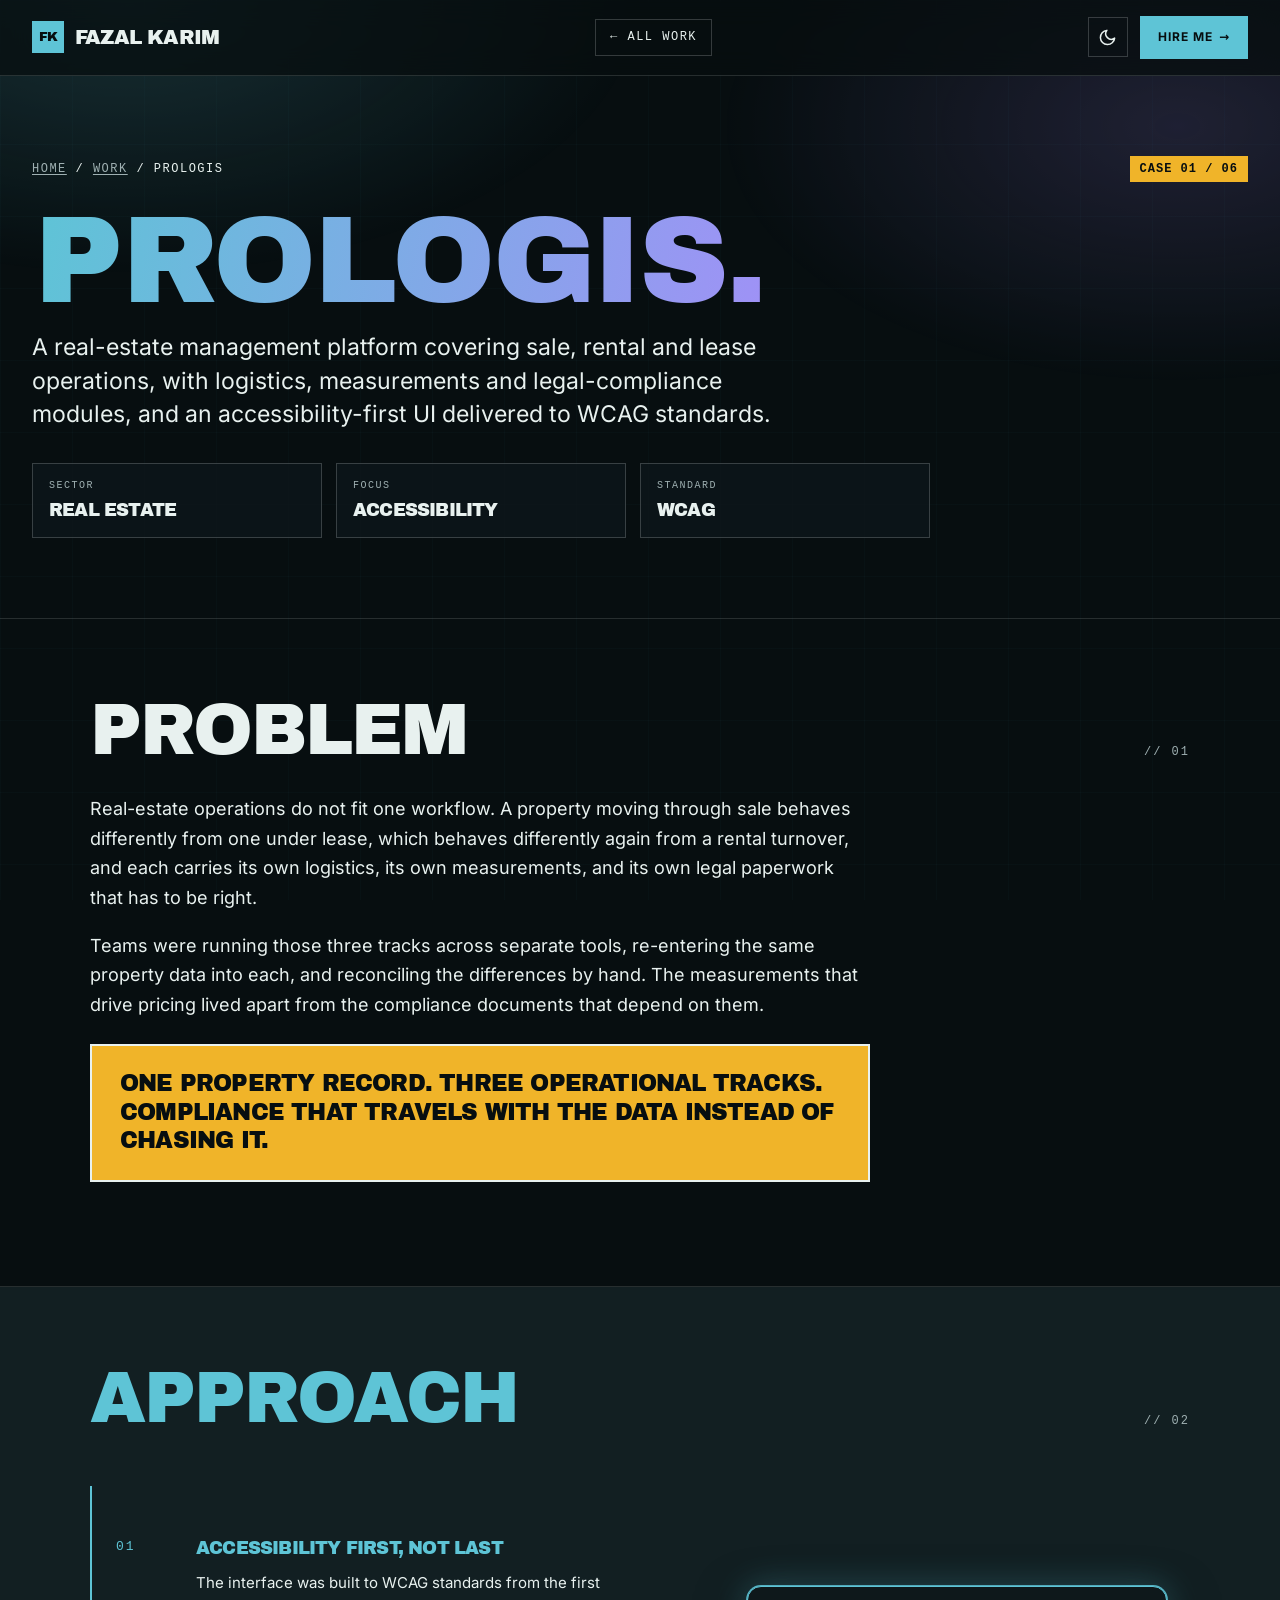
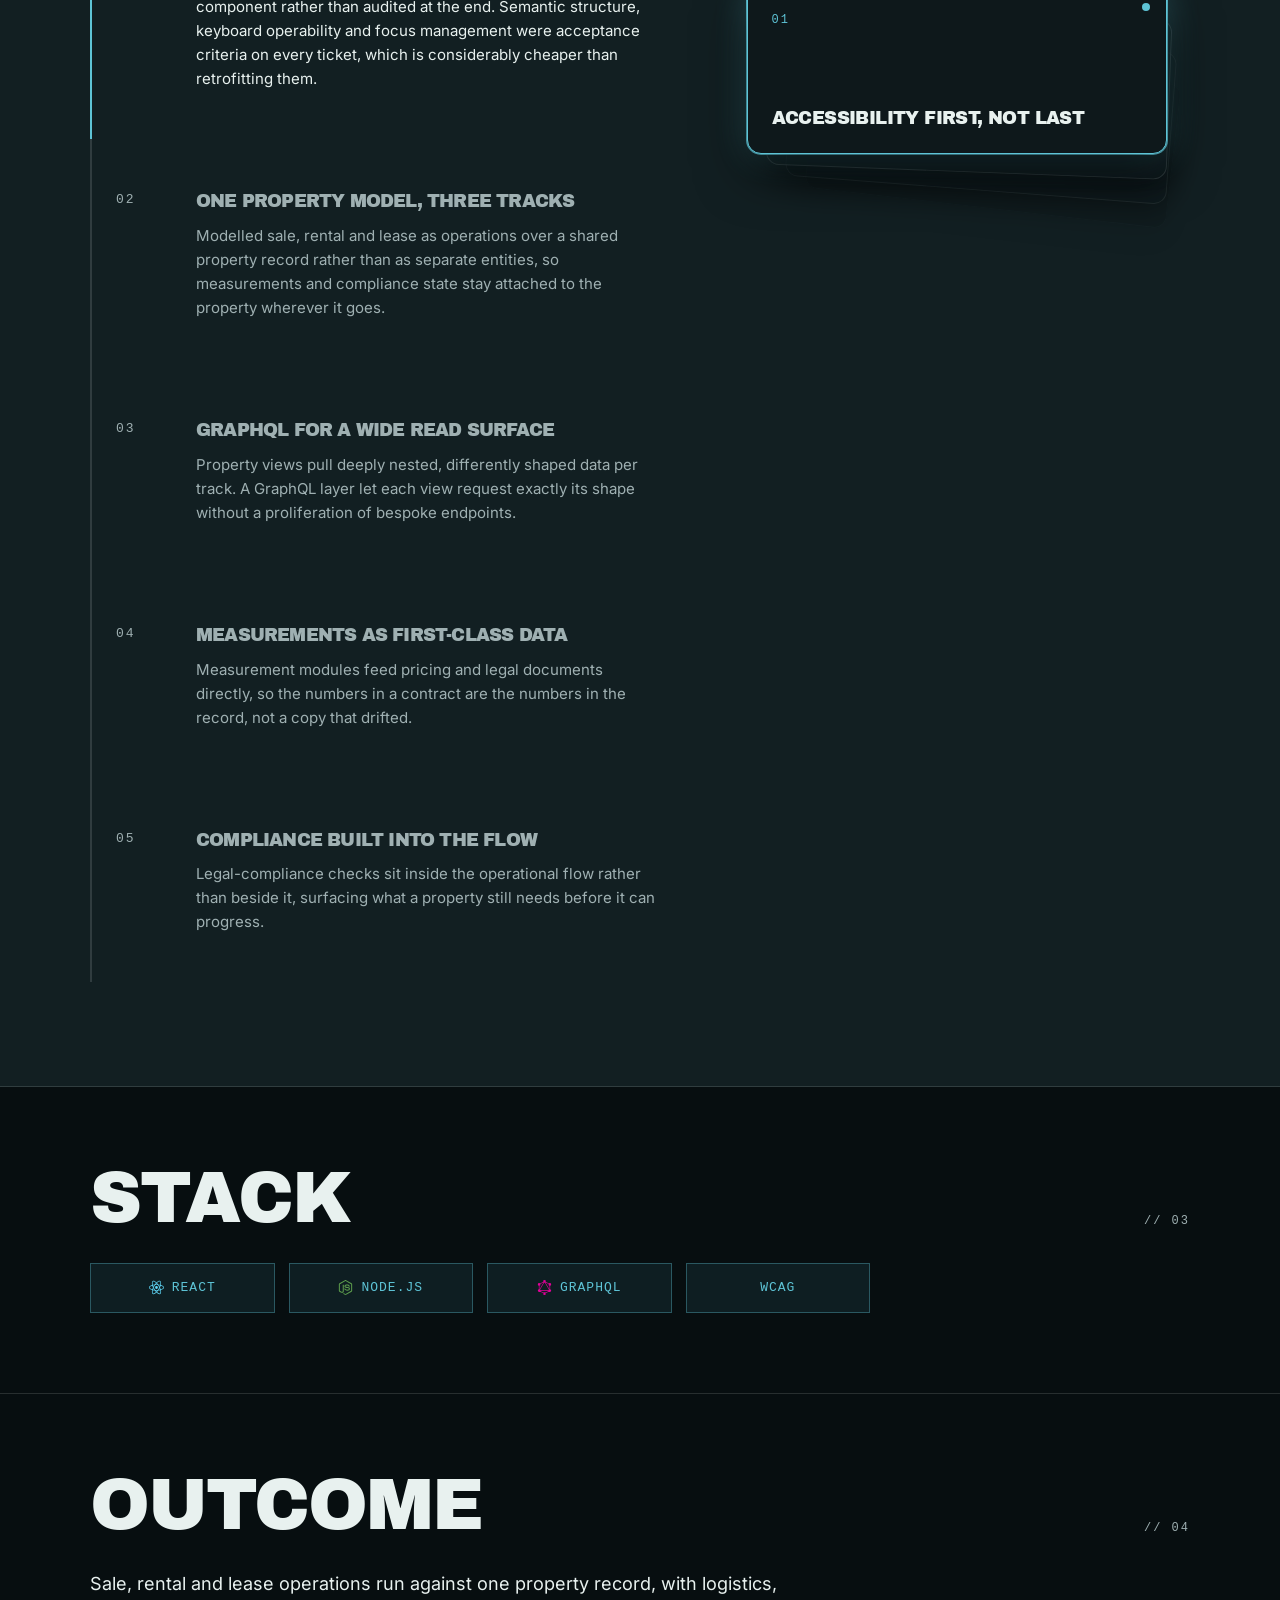
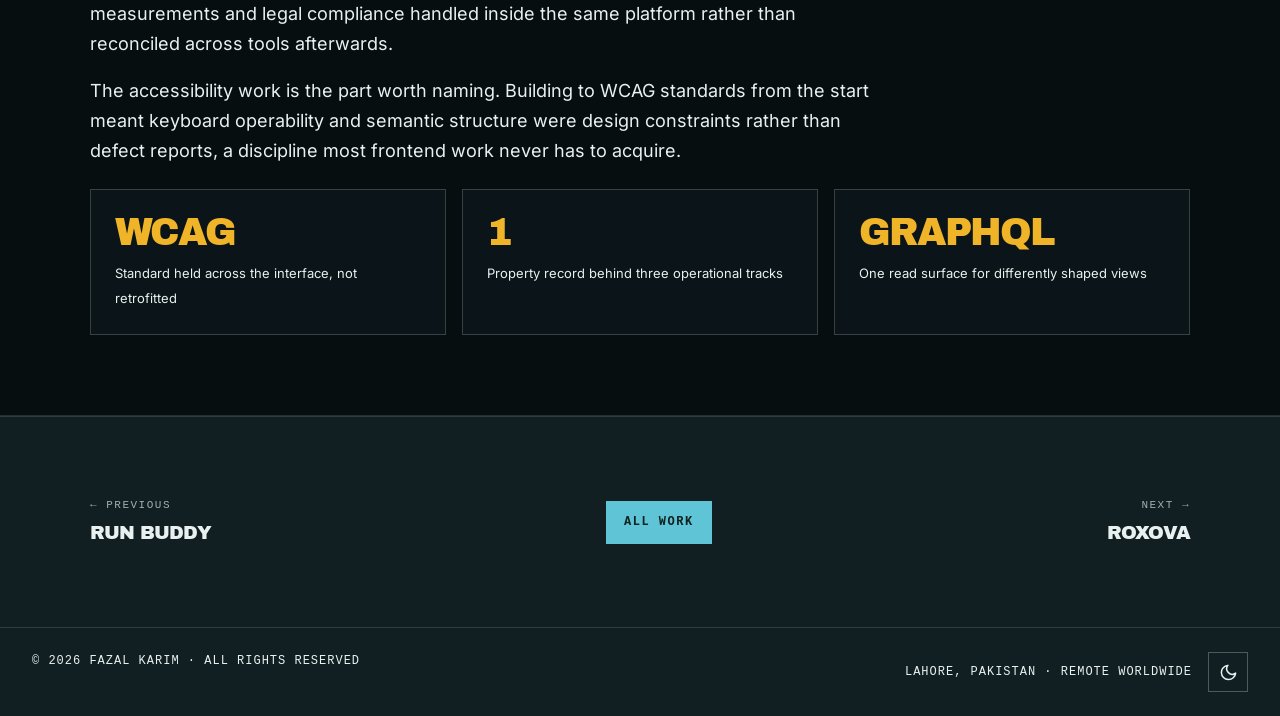
<file: case-studies/prologis.html>
<!doctype html>
<html lang="en">
<head>
<meta charset="utf-8"/>
<meta name="viewport" content="width=device-width,initial-scale=1"/>
<title>Prologis · Case Study · Fazal Karim</title>
<meta name="description" content="A real-estate management platform for sale, rental and lease operations, with logistics, measurements and legal-compliance modules, and an accessibility-first UI delivered to WCAG standards. React, Node.js, GraphQL."/>
<link rel="canonical" href="https://fazal26.github.io/portfolio/case-studies/prologis.html"/>
<meta property="og:type" content="article"/>
<meta property="og:site_name" content="Fazal Karim"/>
<meta property="og:title" content="Prologis · Case Study · Fazal Karim"/>
<meta property="og:description" content="A real-estate management platform for sale, rental and lease operations, with logistics, measurements and legal-compliance modules, and an accessibility-first UI delivered to WCAG standards. React, Node.js, GraphQL."/>
<meta property="og:url" content="https://fazal26.github.io/portfolio/case-studies/prologis.html"/>
<meta property="og:image" content="https://fazal26.github.io/portfolio/assets/img/og-card.png"/>
<meta property="og:image:width" content="1200"/>
<meta property="og:image:height" content="630"/>
<meta property="og:image:alt" content="Fazal Karim | Staff Software Engineer"/>
<meta name="twitter:card" content="summary_large_image"/>
<meta name="twitter:title" content="Prologis · Case Study · Fazal Karim"/>
<meta name="twitter:description" content="A real-estate management platform for sale, rental and lease operations, with logistics, measurements and legal-compliance modules, and an accessibility-first UI delivered to WCAG standards. React, Node.js, GraphQL."/>
<meta name="twitter:image" content="https://fazal26.github.io/portfolio/assets/img/og-card.png"/>















<meta name="theme-color" content="#f6f2e9"/>
<link rel="icon" href="../assets/img/favicon.svg" type="image/svg+xml"/>
<link rel="apple-touch-icon" href="../assets/img/apple-touch-icon.png"/>
<link rel="preload" href="../assets/fonts/inter-latin-var.woff2" as="font" type="font/woff2" crossorigin/>
<link rel="preload" href="../assets/fonts/archivo-black-latin.woff2" as="font" type="font/woff2" crossorigin/>
<link rel="stylesheet" href="../assets/css/base.css"/>
<link rel="stylesheet" href="../assets/css/case.css"/>
<script>(function(){var d=document.documentElement;d.className+=" js";try{var t=localStorage.getItem("theme");if(t==="light"||t==="dark")d.setAttribute("data-theme",t);if(sessionStorage.getItem("booted"))d.className+=" booted";}catch(e){}})();</script>
</head>
<body>
<div class="boot" aria-hidden="true">
  <div class="boot-core">
    <div class="boot-mark">FK</div>
    <div class="boot-bar"><i></i></div>
    <div class="boot-meta"><span class="boot-label">Initialising</span><span class="boot-pct">00</span></div>
  </div>
</div>

<a class="skip-link" href="#main">Skip to content</a>

<header>
<nav class="nav" aria-label="Primary">
  <a href="../index.html" class="logo"><span class="mark" aria-hidden="true">FK</span><span>Fazal Karim</span></a>
  <a href="../index.html#work" class="back">&larr; All work</a>
  <div class="nav-right"><button type="button" class="theme-toggle" id="theme-toggle" aria-label="Switch to light theme"><svg viewBox="0 0 24 24" aria-hidden="true" focusable="false"><g class="i-moon"><path d="M21 12.8A9 9 0 1 1 11.2 3a7 7 0 0 0 9.8 9.8Z"/></g><g class="i-sun"><circle cx="12" cy="12" r="4.2"/><path d="M12 2.4v2.2M12 19.4v2.2M4.2 4.2l1.6 1.6M18.2 18.2l1.6 1.6M2.4 12h2.2M19.4 12h2.2M4.2 19.8l1.6-1.6M18.2 5.8l1.6-1.6"/></g></svg></button><a href="../index.html#contact" class="right-cta">Hire me <span aria-hidden="true">&rarr;</span></a></div>
</nav>
</header>

<main id="main">

<section class="cs-hero">
  <div class="top">
    <div class="crumb"><a href="../index.html">Home</a> / <a href="../index.html#work">Work</a> / <strong>Prologis</strong></div>
    <div class="case-num">CASE 01 / 06</div>
  </div>
  <h1><span class="accent">Prologis.</span></h1>
  <p class="deck">A real-estate management platform covering sale, rental and lease operations, with logistics, measurements and legal-compliance modules, and an accessibility-first UI delivered to WCAG standards.</p>
  <div class="meta-row stagger reveal">
    <div class="cell"><span class="lab">Sector</span><span class="val">Real Estate</span></div>
    <div class="cell"><span class="lab">Focus</span><span class="val">Accessibility</span></div>
    <div class="cell"><span class="lab">Standard</span><span class="val">WCAG</span></div>
  </div>
</section>

<section class="cs-section">
  <div class="container">
    <div class="head"><h2>Problem</h2><div class="num">// 01</div></div>
    <p>Real-estate operations do not fit one workflow. A property moving through sale behaves differently from one under lease, which behaves differently again from a rental turnover, and each carries its own logistics, its own measurements, and its own legal paperwork that has to be right.</p>
    <p>Teams were running those three tracks across separate tools, re-entering the same property data into each, and reconciling the differences by hand. The measurements that drive pricing lived apart from the compliance documents that depend on them.</p>
    <div class="pull">One property record. Three operational tracks. Compliance that travels with the data instead of chasing it.</div>
  </div>
</section>

<section class="cs-section dark">
  <div class="container">
    <div class="head"><h2>Approach</h2><div class="num">// 02</div></div>
    <ul class="steps stagger reveal">
      <li><div class="step-num">01</div><div class="step-body"><strong>Accessibility first, not last</strong>The interface was built to WCAG standards from the first component rather than audited at the end. Semantic structure, keyboard operability and focus management were acceptance criteria on every ticket, which is considerably cheaper than retrofitting them.</div></li>
      <li><div class="step-num">02</div><div class="step-body"><strong>One property model, three tracks</strong>Modelled sale, rental and lease as operations over a shared property record rather than as separate entities, so measurements and compliance state stay attached to the property wherever it goes.</div></li>
      <li><div class="step-num">03</div><div class="step-body"><strong>GraphQL for a wide read surface</strong>Property views pull deeply nested, differently shaped data per track. A GraphQL layer let each view request exactly its shape without a proliferation of bespoke endpoints.</div></li>
      <li><div class="step-num">04</div><div class="step-body"><strong>Measurements as first-class data</strong>Measurement modules feed pricing and legal documents directly, so the numbers in a contract are the numbers in the record, not a copy that drifted.</div></li>
      <li><div class="step-num">05</div><div class="step-body"><strong>Compliance built into the flow</strong>Legal-compliance checks sit inside the operational flow rather than beside it, surfacing what a property still needs before it can progress.</div></li>
    </ul>
  </div>
</section>

<section class="cs-section">
  <div class="container">
    <div class="head"><h2>Stack</h2><div class="num">// 03</div></div>
    <div class="tech-grid stagger reveal">
      <div class="chip"><svg class="ti" data-tech="react" aria-hidden="true" focusable="false"><use href="../assets/img/stack-icons.svg#ti-react"/></svg>React</div>
      <div class="chip"><svg class="ti" data-tech="nodedotjs" aria-hidden="true" focusable="false"><use href="../assets/img/stack-icons.svg#ti-nodedotjs"/></svg>Node.js</div>
      <div class="chip"><svg class="ti" data-tech="graphql" aria-hidden="true" focusable="false"><use href="../assets/img/stack-icons.svg#ti-graphql"/></svg>GraphQL</div>
      <div class="chip">WCAG</div>
    </div>
  </div>
</section>

<section class="cs-section">
  <div class="container">
    <div class="head"><h2>Outcome</h2><div class="num">// 04</div></div>
    <p>Sale, rental and lease operations run against one property record, with logistics, measurements and legal compliance handled inside the same platform rather than reconciled across tools afterwards.</p>
    <p>The accessibility work is the part worth naming. Building to WCAG standards from the start meant keyboard operability and semantic structure were design constraints rather than defect reports, a discipline most frontend work never has to acquire.</p>
    <div class="outcomes stagger reveal">
      <div class="stat"><strong>WCAG</strong><span class="lab">Standard held across the interface, not retrofitted</span></div>
      <div class="stat"><strong>1</strong><span class="lab">Property record behind three operational tracks</span></div>
      <div class="stat"><strong>GraphQL</strong><span class="lab">One read surface for differently shaped views</span></div>
    </div>
  </div>
</section>

</main>

<nav class="cs-pager" aria-label="Case studies">
  <div class="row">
    <a href="run-buddy.html"><span>&larr; Previous</span>Run Buddy</a>
    <a href="../index.html" class="home">All work</a>
    <a href="roxova.html" class="next"><span>Next <span aria-hidden="true">&rarr;</span></span>Roxova</a>
  </div>
</nav>

<footer>
  <div>&copy; 2026 FAZAL KARIM &middot; ALL RIGHTS RESERVED</div>
  <div class="footer-right">
    <span>LAHORE, PAKISTAN &middot; REMOTE WORLDWIDE</span>
    <button type="button" class="theme-toggle" aria-label="Switch to light theme"><svg viewBox="0 0 24 24" aria-hidden="true" focusable="false"><g class="i-moon"><path d="M21 12.8A9 9 0 1 1 11.2 3a7 7 0 0 0 9.8 9.8Z"/></g><g class="i-sun"><circle cx="12" cy="12" r="4.2"/><path d="M12 2.4v2.2M12 19.4v2.2M4.2 4.2l1.6 1.6M18.2 18.2l1.6 1.6M2.4 12h2.2M19.4 12h2.2M4.2 19.8l1.6-1.6M18.2 5.8l1.6-1.6"/></g></svg></button>
  </div>
</footer>

<script src="../assets/js/motion.js" defer></script>
</body>
</html>
</file>
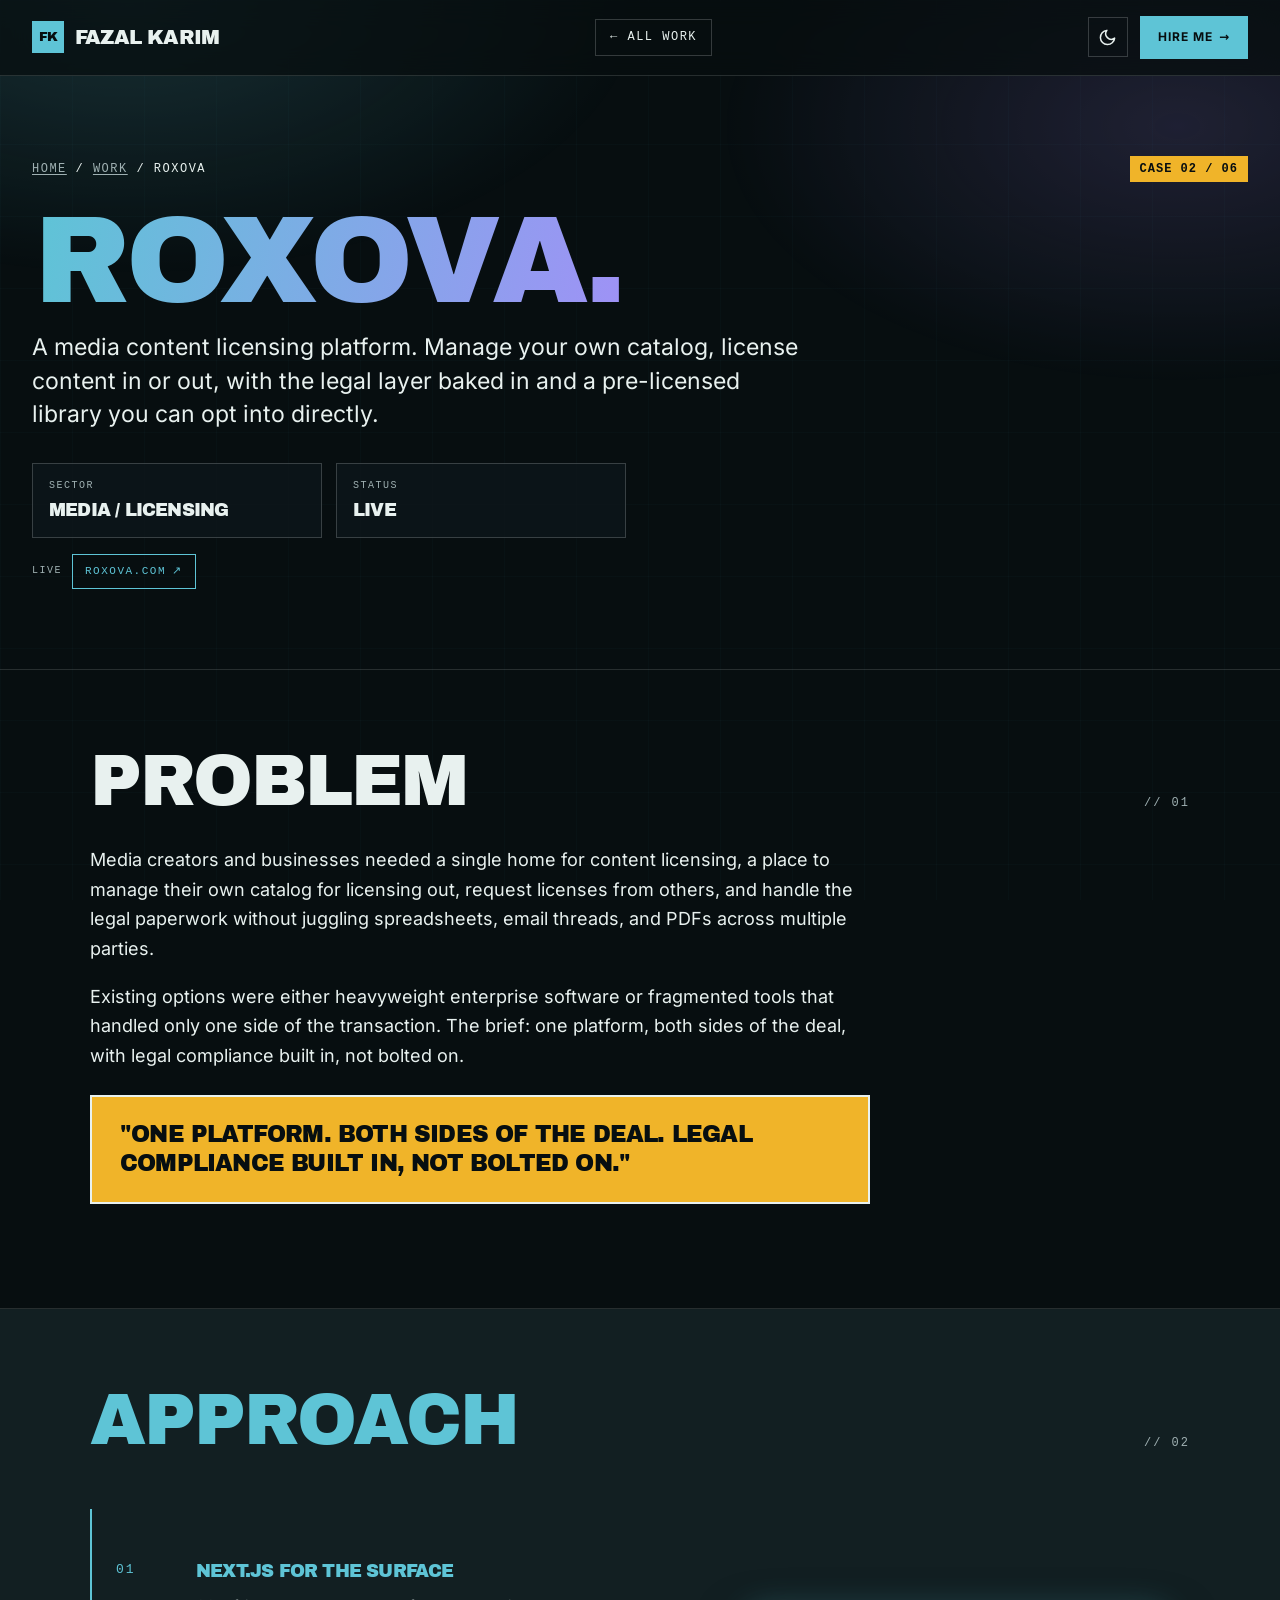
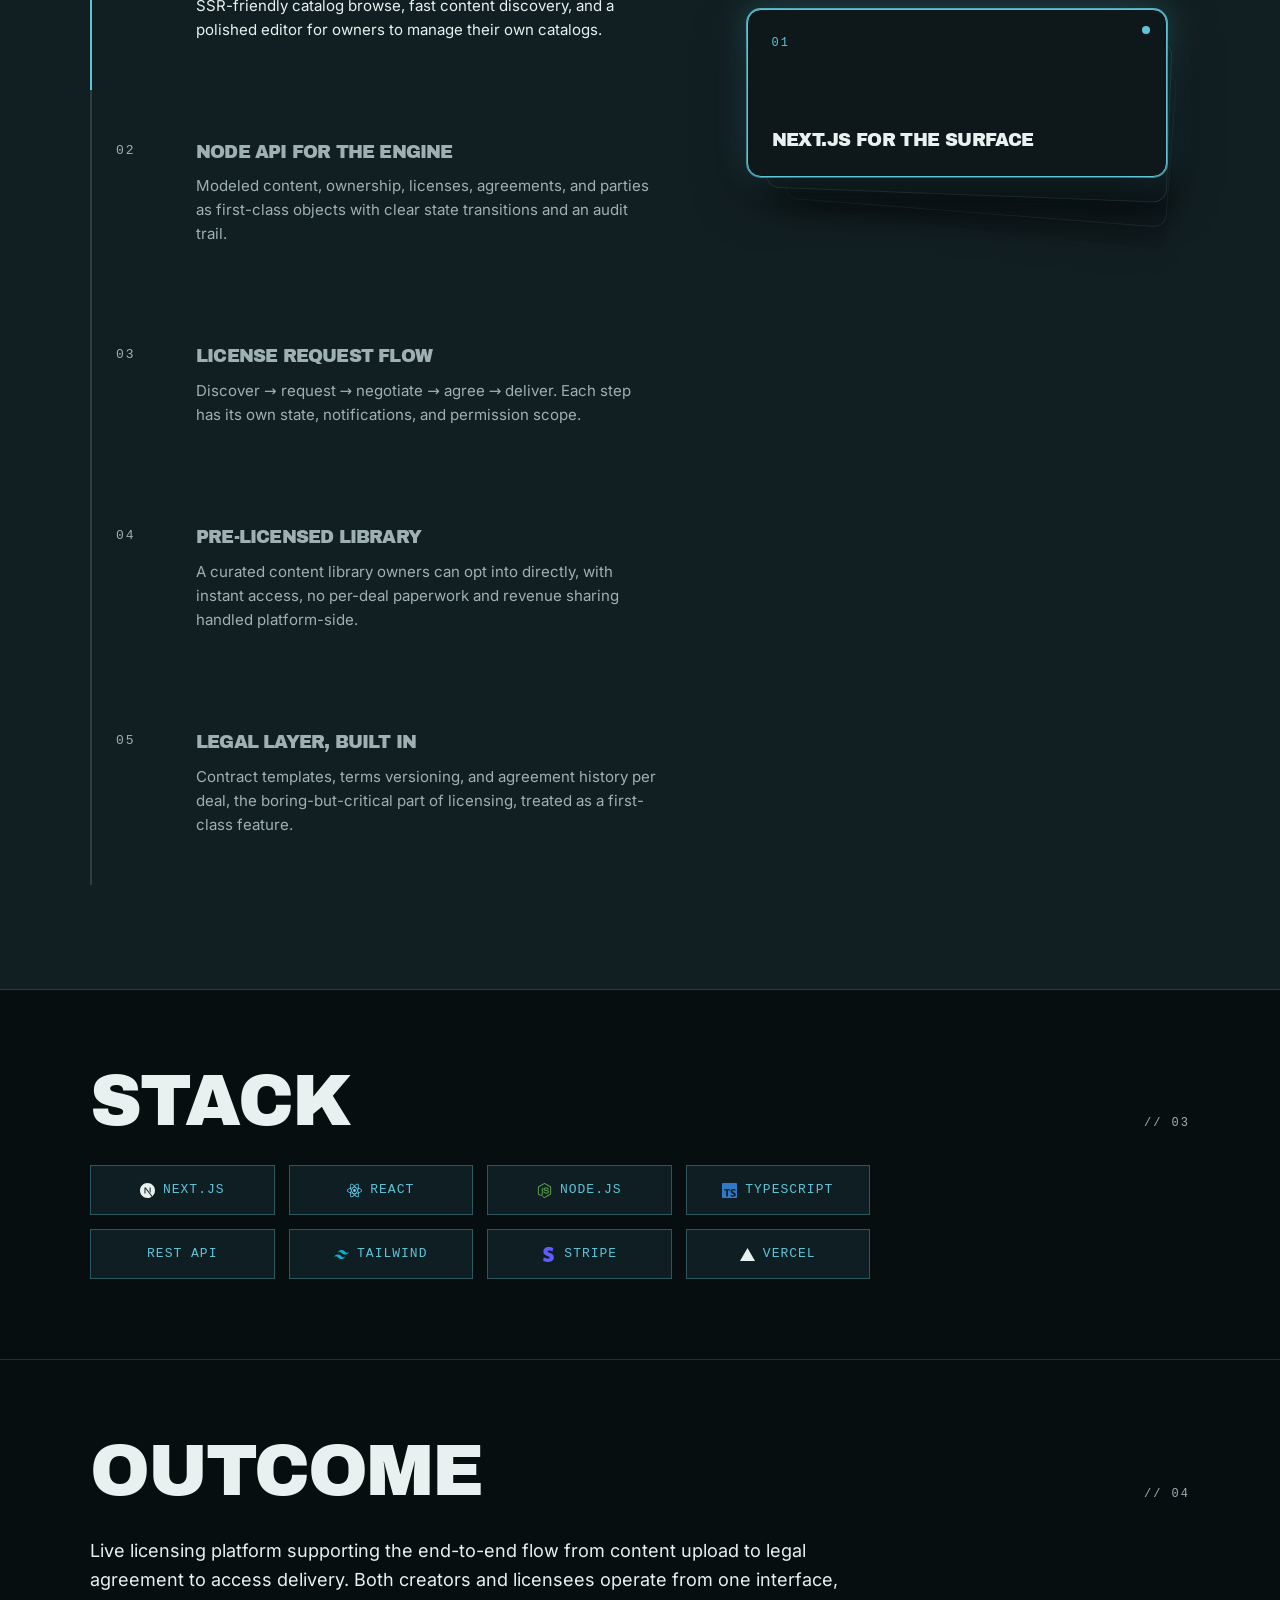
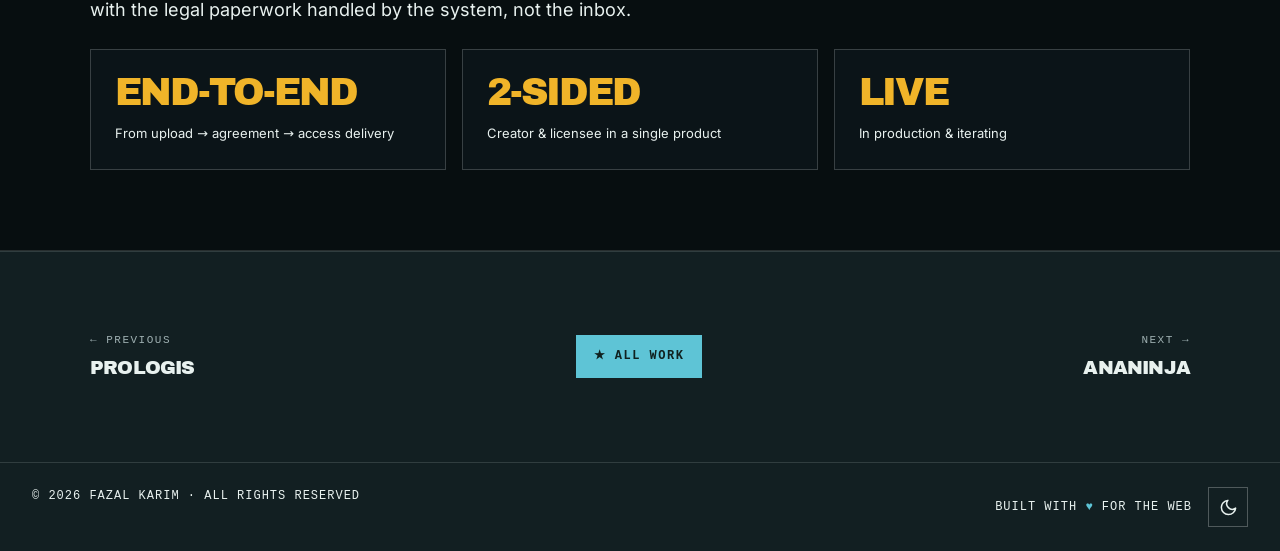
<file: case-studies/roxova.html>
<!doctype html>
<html lang="en">
<head>
<meta charset="utf-8"/>
<meta name="viewport" content="width=device-width,initial-scale=1"/>
<title>Roxova · Case Study · Fazal Karim</title>
<meta name="description" content="A media content licensing platform handling content management, license requests, legal agreements, and a pre-licensed content library. Built with Next.js + React + Node.js."/>
<link rel="canonical" href="https://fazal26.github.io/portfolio/case-studies/roxova.html"/>
<meta property="og:type" content="article"/>
<meta property="og:site_name" content="Fazal Karim"/>
<meta property="og:title" content="Roxova · Case Study · Fazal Karim"/>
<meta property="og:description" content="A media content licensing platform handling content management, license requests, legal agreements, and a pre-licensed content library. Built with Next.js + React + Node.js."/>
<meta property="og:url" content="https://fazal26.github.io/portfolio/case-studies/roxova.html"/>
<meta property="og:image" content="https://fazal26.github.io/portfolio/assets/img/og-card.png"/>
<meta property="og:image:width" content="1200"/>
<meta property="og:image:height" content="630"/>
<meta property="og:image:alt" content="Fazal Karim | Staff Software Engineer"/>
<meta name="twitter:card" content="summary_large_image"/>
<meta name="twitter:title" content="Roxova · Case Study · Fazal Karim"/>
<meta name="twitter:description" content="A media content licensing platform handling content management, license requests, legal agreements, and a pre-licensed content library. Built with Next.js + React + Node.js."/>
<meta name="twitter:image" content="https://fazal26.github.io/portfolio/assets/img/og-card.png"/>















<meta name="theme-color" content="#f6f2e9"/>
<link rel="icon" href="../assets/img/favicon.svg" type="image/svg+xml"/>
<link rel="apple-touch-icon" href="../assets/img/apple-touch-icon.png"/>
<link rel="preload" href="../assets/fonts/inter-latin-var.woff2" as="font" type="font/woff2" crossorigin/>
<link rel="preload" href="../assets/fonts/archivo-black-latin.woff2" as="font" type="font/woff2" crossorigin/>
<link rel="stylesheet" href="../assets/css/base.css"/>
<link rel="stylesheet" href="../assets/css/case.css"/>
<script>(function(){var d=document.documentElement;d.className+=" js";try{var t=localStorage.getItem("theme");if(t==="light"||t==="dark")d.setAttribute("data-theme",t);if(sessionStorage.getItem("booted"))d.className+=" booted";}catch(e){}})();</script>
</head>
<body>
<div class="boot" aria-hidden="true">
  <div class="boot-core">
    <div class="boot-mark">FK</div>
    <div class="boot-bar"><i></i></div>
    <div class="boot-meta"><span class="boot-label">Initialising</span><span class="boot-pct">00</span></div>
  </div>
</div>

<a class="skip-link" href="#main">Skip to content</a>

<header>
<nav class="nav" aria-label="Primary">
  <a href="../index.html" class="logo"><span class="mark" aria-hidden="true">FK</span><span>Fazal Karim</span></a>
  <a href="../index.html#work" class="back">← All work</a>
  <div class="nav-right"><button type="button" class="theme-toggle" id="theme-toggle" aria-label="Switch to light theme"><svg viewBox="0 0 24 24" aria-hidden="true" focusable="false"><g class="i-moon"><path d="M21 12.8A9 9 0 1 1 11.2 3a7 7 0 0 0 9.8 9.8Z"/></g><g class="i-sun"><circle cx="12" cy="12" r="4.2"/><path d="M12 2.4v2.2M12 19.4v2.2M4.2 4.2l1.6 1.6M18.2 18.2l1.6 1.6M2.4 12h2.2M19.4 12h2.2M4.2 19.8l1.6-1.6M18.2 5.8l1.6-1.6"/></g></svg></button><a href="../index.html#contact" class="right-cta">Hire me <span aria-hidden="true">→</span></a></div>
</nav>
</header>

<main id="main">

<section class="cs-hero">
  <div class="top">
    <div class="crumb"><a href="../index.html">Home</a> / <a href="../index.html#work">Work</a> / <strong>Roxova</strong></div>
    <div class="case-num">CASE 02 / 06</div>
  </div>
  <h1><span class="accent">Roxova.</span></h1>
  <p class="deck">A media content licensing platform. Manage your own catalog, license content in or out, with the legal layer baked in and a pre-licensed library you can opt into directly.</p>
  <div class="meta-row stagger reveal">
    <div class="cell"><span class="lab">Sector</span><span class="val">Media / Licensing</span></div>
    <div class="cell"><span class="lab">Status</span><span class="val">Live</span></div>
  </div>
  <div class="live-row">
    <span class="live-lab">Live</span>
    <a class="live-link" href="https://www.roxova.com/" target="_blank" rel="noopener noreferrer">roxova.com <span aria-hidden="true">↗</span></a>
  </div>
</section>

<section class="cs-section">
  <div class="container">
    <div class="head"><h2>Problem</h2><div class="num">// 01</div></div>
    <p>Media creators and businesses needed a single home for content licensing, a place to manage their own catalog for licensing out, request licenses from others, and handle the legal paperwork without juggling spreadsheets, email threads, and PDFs across multiple parties.</p>
    <p>Existing options were either heavyweight enterprise software or fragmented tools that handled only one side of the transaction. The brief: one platform, both sides of the deal, with legal compliance built in, not bolted on.</p>
    <div class="pull">"One platform. Both sides of the deal. Legal compliance built in, not bolted on."</div>
  </div>
</section>

<section class="cs-section dark">
  <div class="container">
    <div class="head"><h2>Approach</h2><div class="num">// 02</div></div>
    <ul class="steps stagger reveal">
      <li><div class="step-num">01</div><div class="step-body"><strong>Next.js for the surface</strong>SSR-friendly catalog browse, fast content discovery, and a polished editor for owners to manage their own catalogs.</div></li>
      <li><div class="step-num">02</div><div class="step-body"><strong>Node API for the engine</strong>Modeled content, ownership, licenses, agreements, and parties as first-class objects with clear state transitions and an audit trail.</div></li>
      <li><div class="step-num">03</div><div class="step-body"><strong>License request flow</strong>Discover → request → negotiate → agree → deliver. Each step has its own state, notifications, and permission scope.</div></li>
      <li><div class="step-num">04</div><div class="step-body"><strong>Pre-licensed library</strong>A curated content library owners can opt into directly, with instant access, no per-deal paperwork and revenue sharing handled platform-side.</div></li>
      <li><div class="step-num">05</div><div class="step-body"><strong>Legal layer, built in</strong>Contract templates, terms versioning, and agreement history per deal, the boring-but-critical part of licensing, treated as a first-class feature.</div></li>
    </ul>
  </div>
</section>

<section class="cs-section">
  <div class="container">
    <div class="head"><h2>Stack</h2><div class="num">// 03</div></div>
    <div class="tech-grid stagger reveal">
      <div class="chip"><svg class="ti" data-tech="nextdotjs" aria-hidden="true" focusable="false"><use href="../assets/img/stack-icons.svg#ti-nextdotjs"/></svg>Next.js</div>
      <div class="chip"><svg class="ti" data-tech="react" aria-hidden="true" focusable="false"><use href="../assets/img/stack-icons.svg#ti-react"/></svg>React</div>
      <div class="chip"><svg class="ti" data-tech="nodedotjs" aria-hidden="true" focusable="false"><use href="../assets/img/stack-icons.svg#ti-nodedotjs"/></svg>Node.js</div>
      <div class="chip"><svg class="ti" data-tech="typescript" aria-hidden="true" focusable="false"><use href="../assets/img/stack-icons.svg#ti-typescript"/></svg>TypeScript</div>
      <div class="chip">REST API</div>
      <div class="chip"><svg class="ti" data-tech="tailwindcss" aria-hidden="true" focusable="false"><use href="../assets/img/stack-icons.svg#ti-tailwindcss"/></svg>Tailwind</div>
      <div class="chip"><svg class="ti" data-tech="stripe" aria-hidden="true" focusable="false"><use href="../assets/img/stack-icons.svg#ti-stripe"/></svg>Stripe</div>
      <div class="chip"><svg class="ti" data-tech="vercel" aria-hidden="true" focusable="false"><use href="../assets/img/stack-icons.svg#ti-vercel"/></svg>Vercel</div>
    </div>
  </div>
</section>

<section class="cs-section">
  <div class="container">
    <div class="head"><h2>Outcome</h2><div class="num">// 04</div></div>
    <p>Live licensing platform supporting the end-to-end flow from content upload to legal agreement to access delivery. Both creators and licensees operate from one interface, with the legal paperwork handled by the system, not the inbox.</p>
    <div class="outcomes stagger reveal">
      <div class="stat"><strong>End-to-end</strong><span class="lab">From upload → agreement → access delivery</span></div>
      <div class="stat"><strong>2-sided</strong><span class="lab">Creator &amp; licensee in a single product</span></div>
      <div class="stat"><strong>Live</strong><span class="lab">In production &amp; iterating</span></div>
    </div>
  </div>
</section>

</main>

<nav class="cs-pager" aria-label="Case studies">
  <div class="row">
    <a href="prologis.html"><span>← Previous</span>Prologis</a>
    <a href="../index.html" class="home">★ All work</a>
    <a href="ananinja.html" class="next"><span>Next <span aria-hidden="true">→</span></span>AnaNinja</a>
  </div>
</nav>

<footer>
  <div>© 2026 FAZAL KARIM · ALL RIGHTS RESERVED</div>
  <div class="footer-right">
    <span>BUILT WITH <span class="red" aria-hidden="true">♥</span> FOR THE WEB</span>
    <button type="button" class="theme-toggle" aria-label="Switch to light theme"><svg viewBox="0 0 24 24" aria-hidden="true" focusable="false"><g class="i-moon"><path d="M21 12.8A9 9 0 1 1 11.2 3a7 7 0 0 0 9.8 9.8Z"/></g><g class="i-sun"><circle cx="12" cy="12" r="4.2"/><path d="M12 2.4v2.2M12 19.4v2.2M4.2 4.2l1.6 1.6M18.2 18.2l1.6 1.6M2.4 12h2.2M19.4 12h2.2M4.2 19.8l1.6-1.6M18.2 5.8l1.6-1.6"/></g></svg></button>
  </div>
</footer>

<script src="../assets/js/motion.js" defer></script>
</body>
</html>
</file>
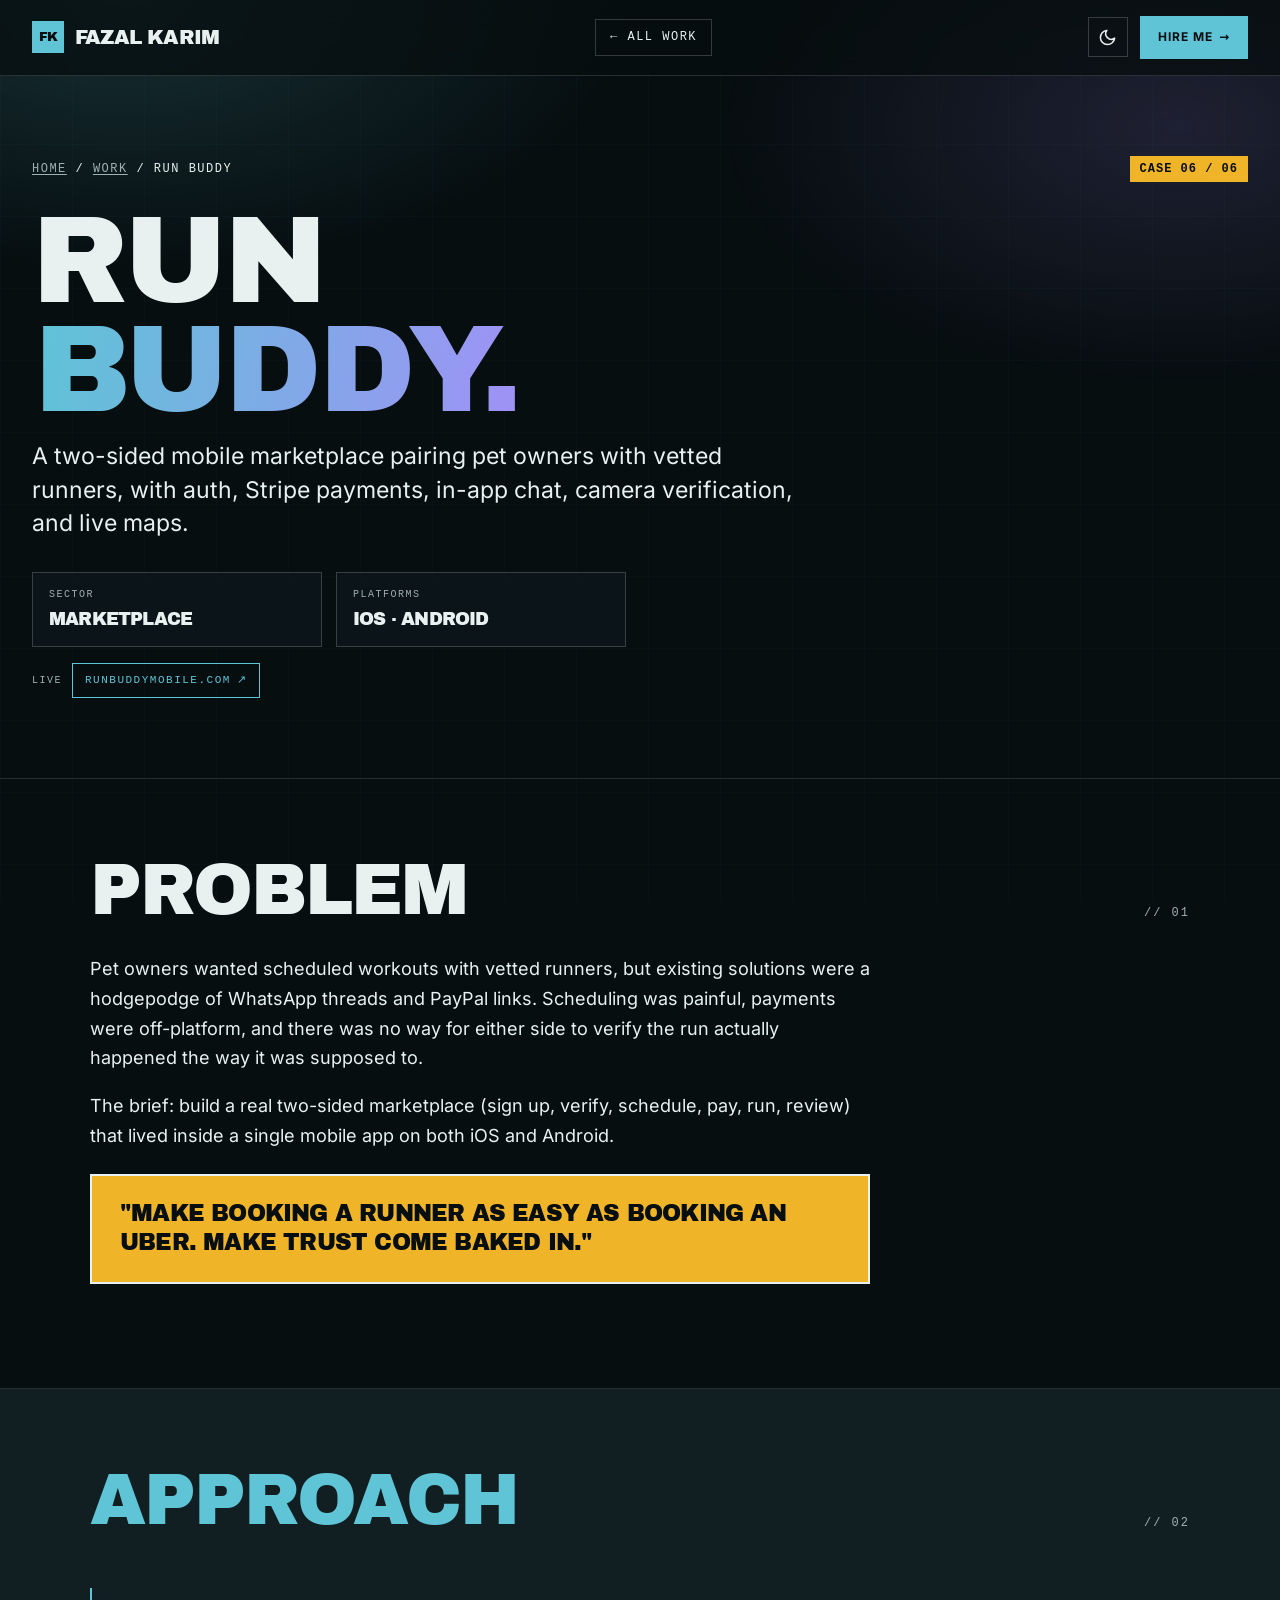
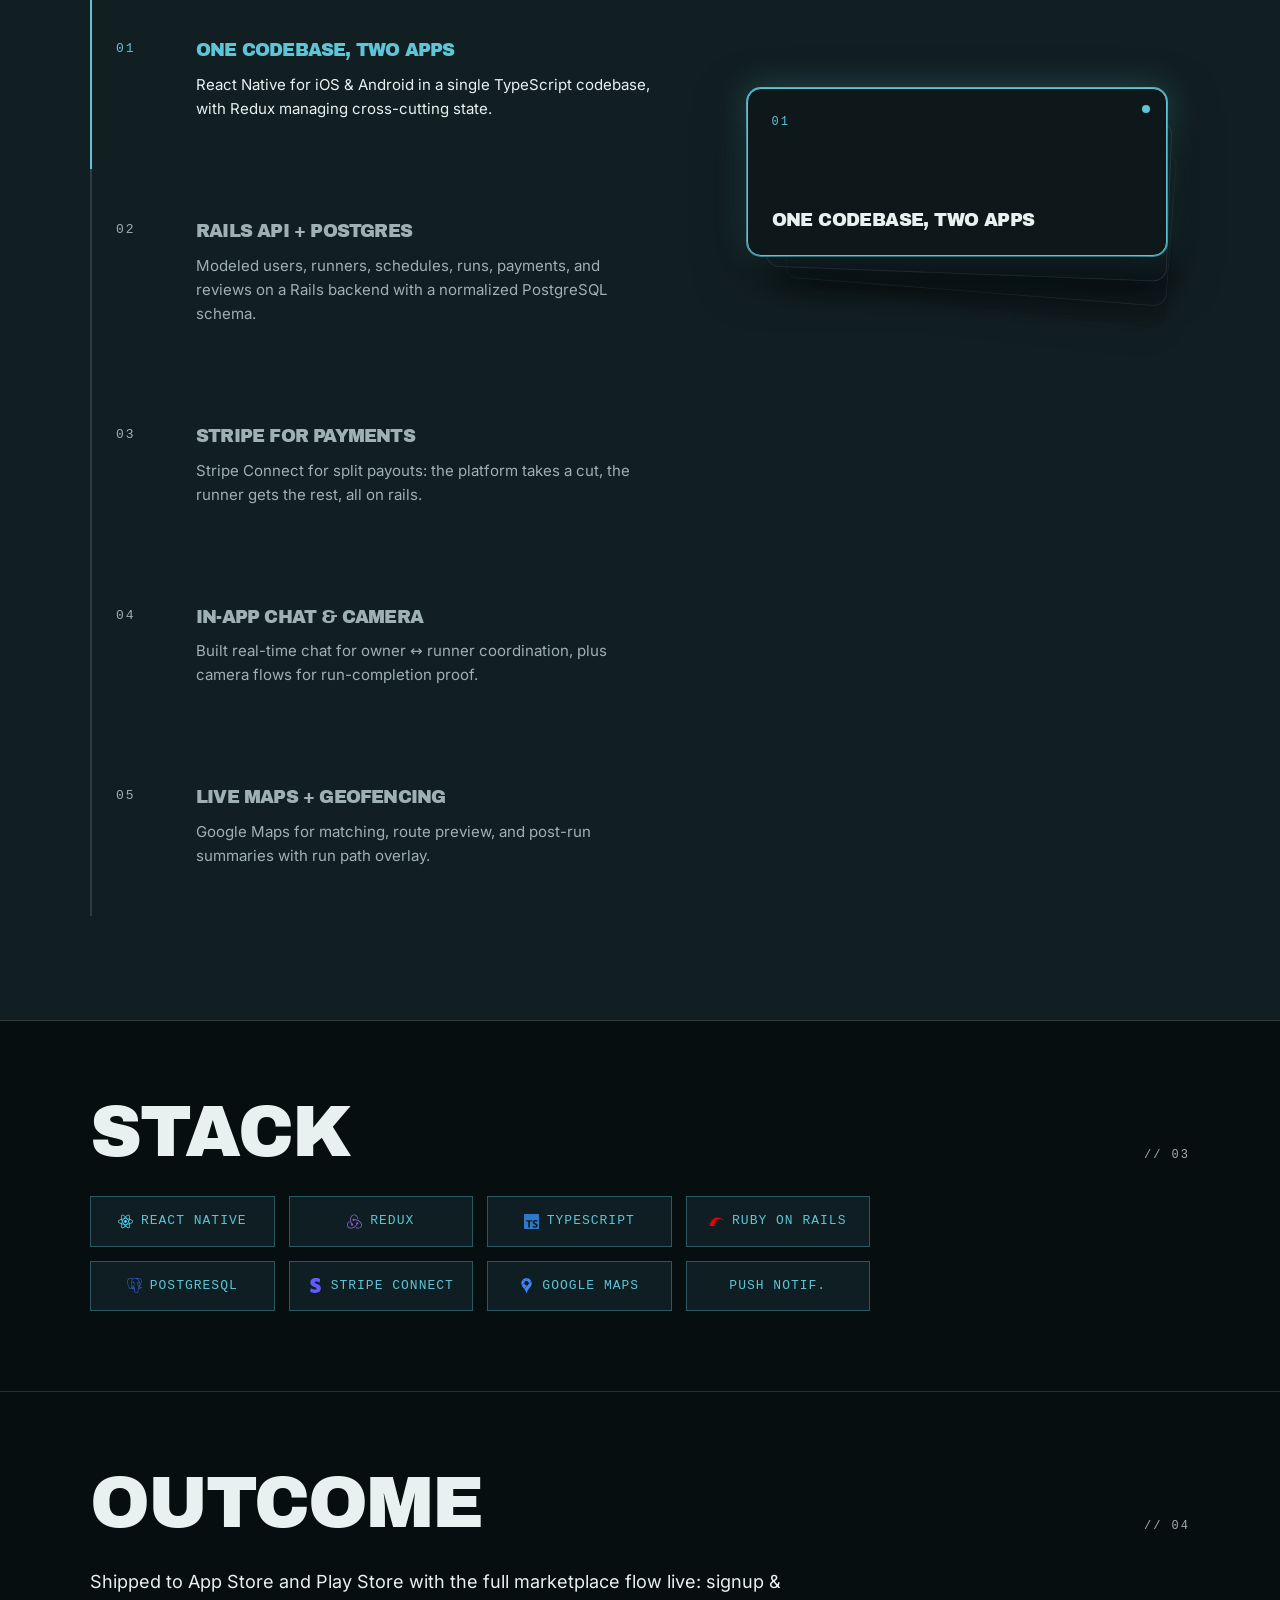
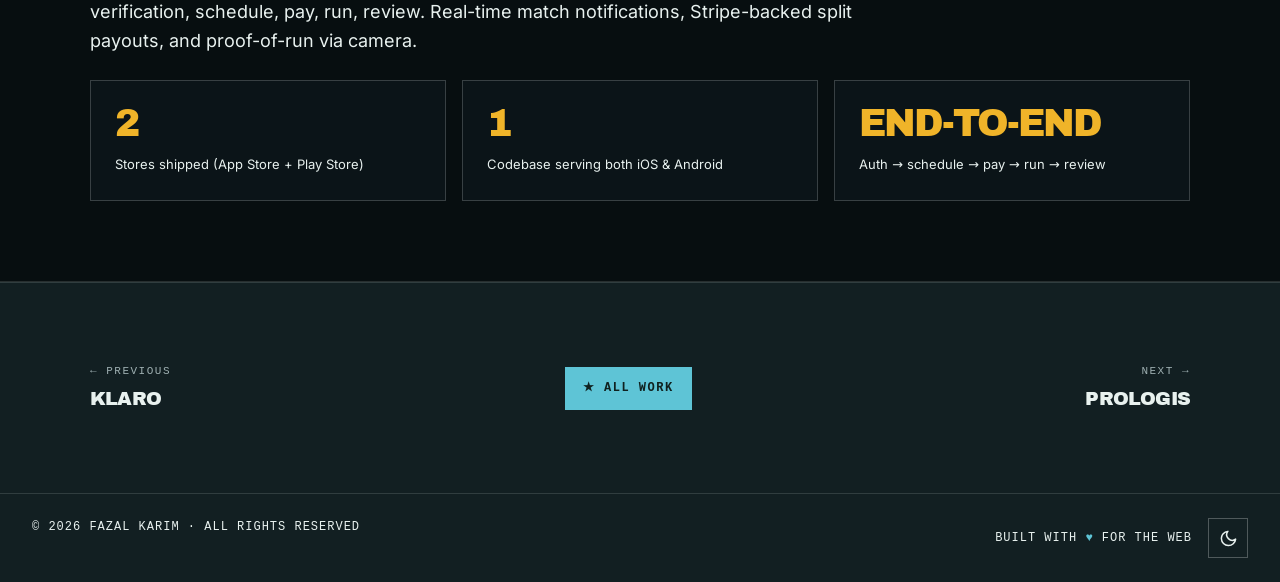
<file: case-studies/run-buddy.html>
<!doctype html>
<html lang="en">
<head>
<meta charset="utf-8"/>
<meta name="viewport" content="width=device-width,initial-scale=1"/>
<title>Run Buddy · Case Study · Fazal Karim</title>
<meta name="description" content="A two-sided mobile marketplace for pet workout scheduling. React Native + Rails, with auth, Stripe, in-app chat, camera, and live maps."/>
<link rel="canonical" href="https://fazal26.github.io/portfolio/case-studies/run-buddy.html"/>
<meta property="og:type" content="article"/>
<meta property="og:site_name" content="Fazal Karim"/>
<meta property="og:title" content="Run Buddy · Case Study · Fazal Karim"/>
<meta property="og:description" content="A two-sided mobile marketplace for pet workout scheduling. React Native + Rails, with auth, Stripe, in-app chat, camera, and live maps."/>
<meta property="og:url" content="https://fazal26.github.io/portfolio/case-studies/run-buddy.html"/>
<meta property="og:image" content="https://fazal26.github.io/portfolio/assets/img/og-card.png"/>
<meta property="og:image:width" content="1200"/>
<meta property="og:image:height" content="630"/>
<meta property="og:image:alt" content="Fazal Karim | Staff Software Engineer"/>
<meta name="twitter:card" content="summary_large_image"/>
<meta name="twitter:title" content="Run Buddy · Case Study · Fazal Karim"/>
<meta name="twitter:description" content="A two-sided mobile marketplace for pet workout scheduling. React Native + Rails, with auth, Stripe, in-app chat, camera, and live maps."/>
<meta name="twitter:image" content="https://fazal26.github.io/portfolio/assets/img/og-card.png"/>















<meta name="theme-color" content="#f6f2e9"/>
<link rel="icon" href="../assets/img/favicon.svg" type="image/svg+xml"/>
<link rel="apple-touch-icon" href="../assets/img/apple-touch-icon.png"/>
<link rel="preload" href="../assets/fonts/inter-latin-var.woff2" as="font" type="font/woff2" crossorigin/>
<link rel="preload" href="../assets/fonts/archivo-black-latin.woff2" as="font" type="font/woff2" crossorigin/>
<link rel="stylesheet" href="../assets/css/base.css"/>
<link rel="stylesheet" href="../assets/css/case.css"/>
<script>(function(){var d=document.documentElement;d.className+=" js";try{var t=localStorage.getItem("theme");if(t==="light"||t==="dark")d.setAttribute("data-theme",t);if(sessionStorage.getItem("booted"))d.className+=" booted";}catch(e){}})();</script>
</head>
<body>
<div class="boot" aria-hidden="true">
  <div class="boot-core">
    <div class="boot-mark">FK</div>
    <div class="boot-bar"><i></i></div>
    <div class="boot-meta"><span class="boot-label">Initialising</span><span class="boot-pct">00</span></div>
  </div>
</div>

<a class="skip-link" href="#main">Skip to content</a>

<header>
<nav class="nav" aria-label="Primary">
  <a href="../index.html" class="logo"><span class="mark" aria-hidden="true">FK</span><span>Fazal Karim</span></a>
  <a href="../index.html#work" class="back">← All work</a>
  <div class="nav-right"><button type="button" class="theme-toggle" id="theme-toggle" aria-label="Switch to light theme"><svg viewBox="0 0 24 24" aria-hidden="true" focusable="false"><g class="i-moon"><path d="M21 12.8A9 9 0 1 1 11.2 3a7 7 0 0 0 9.8 9.8Z"/></g><g class="i-sun"><circle cx="12" cy="12" r="4.2"/><path d="M12 2.4v2.2M12 19.4v2.2M4.2 4.2l1.6 1.6M18.2 18.2l1.6 1.6M2.4 12h2.2M19.4 12h2.2M4.2 19.8l1.6-1.6M18.2 5.8l1.6-1.6"/></g></svg></button><a href="../index.html#contact" class="right-cta">Hire me <span aria-hidden="true">→</span></a></div>
</nav>
</header>

<main id="main">

<section class="cs-hero">
  <div class="top">
    <div class="crumb"><a href="../index.html">Home</a> / <a href="../index.html#work">Work</a> / <strong>Run Buddy</strong></div>
    <div class="case-num">CASE 06 / 06</div>
  </div>
  <h1>Run<br/><span class="accent">Buddy.</span></h1>
  <p class="deck">A two-sided mobile marketplace pairing pet owners with vetted runners, with auth, Stripe payments, in-app chat, camera verification, and live maps.</p>
  <div class="meta-row stagger reveal">
    <div class="cell"><span class="lab">Sector</span><span class="val">Marketplace</span></div>
    <div class="cell"><span class="lab">Platforms</span><span class="val">iOS · Android</span></div>
  </div>
  <div class="live-row">
    <span class="live-lab">Live</span>
    <a class="live-link" href="https://runbuddymobile.com/" target="_blank" rel="noopener noreferrer">runbuddymobile.com <span aria-hidden="true">↗</span></a>
  </div>
</section>

<section class="cs-section">
  <div class="container">
    <div class="head"><h2>Problem</h2><div class="num">// 01</div></div>
    <p>Pet owners wanted scheduled workouts with vetted runners, but existing solutions were a hodgepodge of WhatsApp threads and PayPal links. Scheduling was painful, payments were off-platform, and there was no way for either side to verify the run actually happened the way it was supposed to.</p>
    <p>The brief: build a real two-sided marketplace (sign up, verify, schedule, pay, run, review) that lived inside a single mobile app on both iOS and Android.</p>
    <div class="pull">"Make booking a runner as easy as booking an Uber. Make trust come baked in."</div>
  </div>
</section>

<section class="cs-section dark">
  <div class="container">
    <div class="head"><h2>Approach</h2><div class="num">// 02</div></div>
    <ul class="steps stagger reveal">
      <li><div class="step-num">01</div><div class="step-body"><strong>One codebase, two apps</strong>React Native for iOS &amp; Android in a single TypeScript codebase, with Redux managing cross-cutting state.</div></li>
      <li><div class="step-num">02</div><div class="step-body"><strong>Rails API + Postgres</strong>Modeled users, runners, schedules, runs, payments, and reviews on a Rails backend with a normalized PostgreSQL schema.</div></li>
      <li><div class="step-num">03</div><div class="step-body"><strong>Stripe for payments</strong>Stripe Connect for split payouts: the platform takes a cut, the runner gets the rest, all on rails.</div></li>
      <li><div class="step-num">04</div><div class="step-body"><strong>In-app chat &amp; camera</strong>Built real-time chat for owner ↔ runner coordination, plus camera flows for run-completion proof.</div></li>
      <li><div class="step-num">05</div><div class="step-body"><strong>Live maps + geofencing</strong>Google Maps for matching, route preview, and post-run summaries with run path overlay.</div></li>
    </ul>
  </div>
</section>

<section class="cs-section">
  <div class="container">
    <div class="head"><h2>Stack</h2><div class="num">// 03</div></div>
    <div class="tech-grid stagger reveal">
      <div class="chip"><svg class="ti" data-tech="react" aria-hidden="true" focusable="false"><use href="../assets/img/stack-icons.svg#ti-react"/></svg>React Native</div>
      <div class="chip"><svg class="ti" data-tech="redux" aria-hidden="true" focusable="false"><use href="../assets/img/stack-icons.svg#ti-redux"/></svg>Redux</div>
      <div class="chip"><svg class="ti" data-tech="typescript" aria-hidden="true" focusable="false"><use href="../assets/img/stack-icons.svg#ti-typescript"/></svg>TypeScript</div>
      <div class="chip"><svg class="ti" data-tech="rubyonrails" aria-hidden="true" focusable="false"><use href="../assets/img/stack-icons.svg#ti-rubyonrails"/></svg>Ruby on Rails</div>
      <div class="chip"><svg class="ti" data-tech="postgresql" aria-hidden="true" focusable="false"><use href="../assets/img/stack-icons.svg#ti-postgresql"/></svg>PostgreSQL</div>
      <div class="chip"><svg class="ti" data-tech="stripe" aria-hidden="true" focusable="false"><use href="../assets/img/stack-icons.svg#ti-stripe"/></svg>Stripe Connect</div>
      <div class="chip"><svg class="ti" data-tech="googlemaps" aria-hidden="true" focusable="false"><use href="../assets/img/stack-icons.svg#ti-googlemaps"/></svg>Google Maps</div>
      <div class="chip">Push Notif.</div>
    </div>
  </div>
</section>

<section class="cs-section">
  <div class="container">
    <div class="head"><h2>Outcome</h2><div class="num">// 04</div></div>
    <p>Shipped to App Store and Play Store with the full marketplace flow live: signup &amp; verification, schedule, pay, run, review. Real-time match notifications, Stripe-backed split payouts, and proof-of-run via camera.</p>
    <div class="outcomes stagger reveal">
      <div class="stat"><strong>2</strong><span class="lab">Stores shipped (App Store + Play Store)</span></div>
      <div class="stat"><strong>1</strong><span class="lab">Codebase serving both iOS &amp; Android</span></div>
      <div class="stat"><strong>End-to-end</strong><span class="lab">Auth → schedule → pay → run → review</span></div>
    </div>
  </div>
</section>

</main>

<nav class="cs-pager" aria-label="Case studies">
  <div class="row">
    <a href="klaro.html"><span>← Previous</span>Klaro</a>
    <a href="../index.html" class="home">★ All work</a>
    <a href="prologis.html" class="next"><span>Next <span aria-hidden="true">→</span></span>Prologis</a>
  </div>
</nav>

<footer>
  <div>© 2026 FAZAL KARIM · ALL RIGHTS RESERVED</div>
  <div class="footer-right">
    <span>BUILT WITH <span class="red" aria-hidden="true">♥</span> FOR THE WEB</span>
    <button type="button" class="theme-toggle" aria-label="Switch to light theme"><svg viewBox="0 0 24 24" aria-hidden="true" focusable="false"><g class="i-moon"><path d="M21 12.8A9 9 0 1 1 11.2 3a7 7 0 0 0 9.8 9.8Z"/></g><g class="i-sun"><circle cx="12" cy="12" r="4.2"/><path d="M12 2.4v2.2M12 19.4v2.2M4.2 4.2l1.6 1.6M18.2 18.2l1.6 1.6M2.4 12h2.2M19.4 12h2.2M4.2 19.8l1.6-1.6M18.2 5.8l1.6-1.6"/></g></svg></button>
  </div>
</footer>

<script src="../assets/js/motion.js" defer></script>
</body>
</html>
</file>
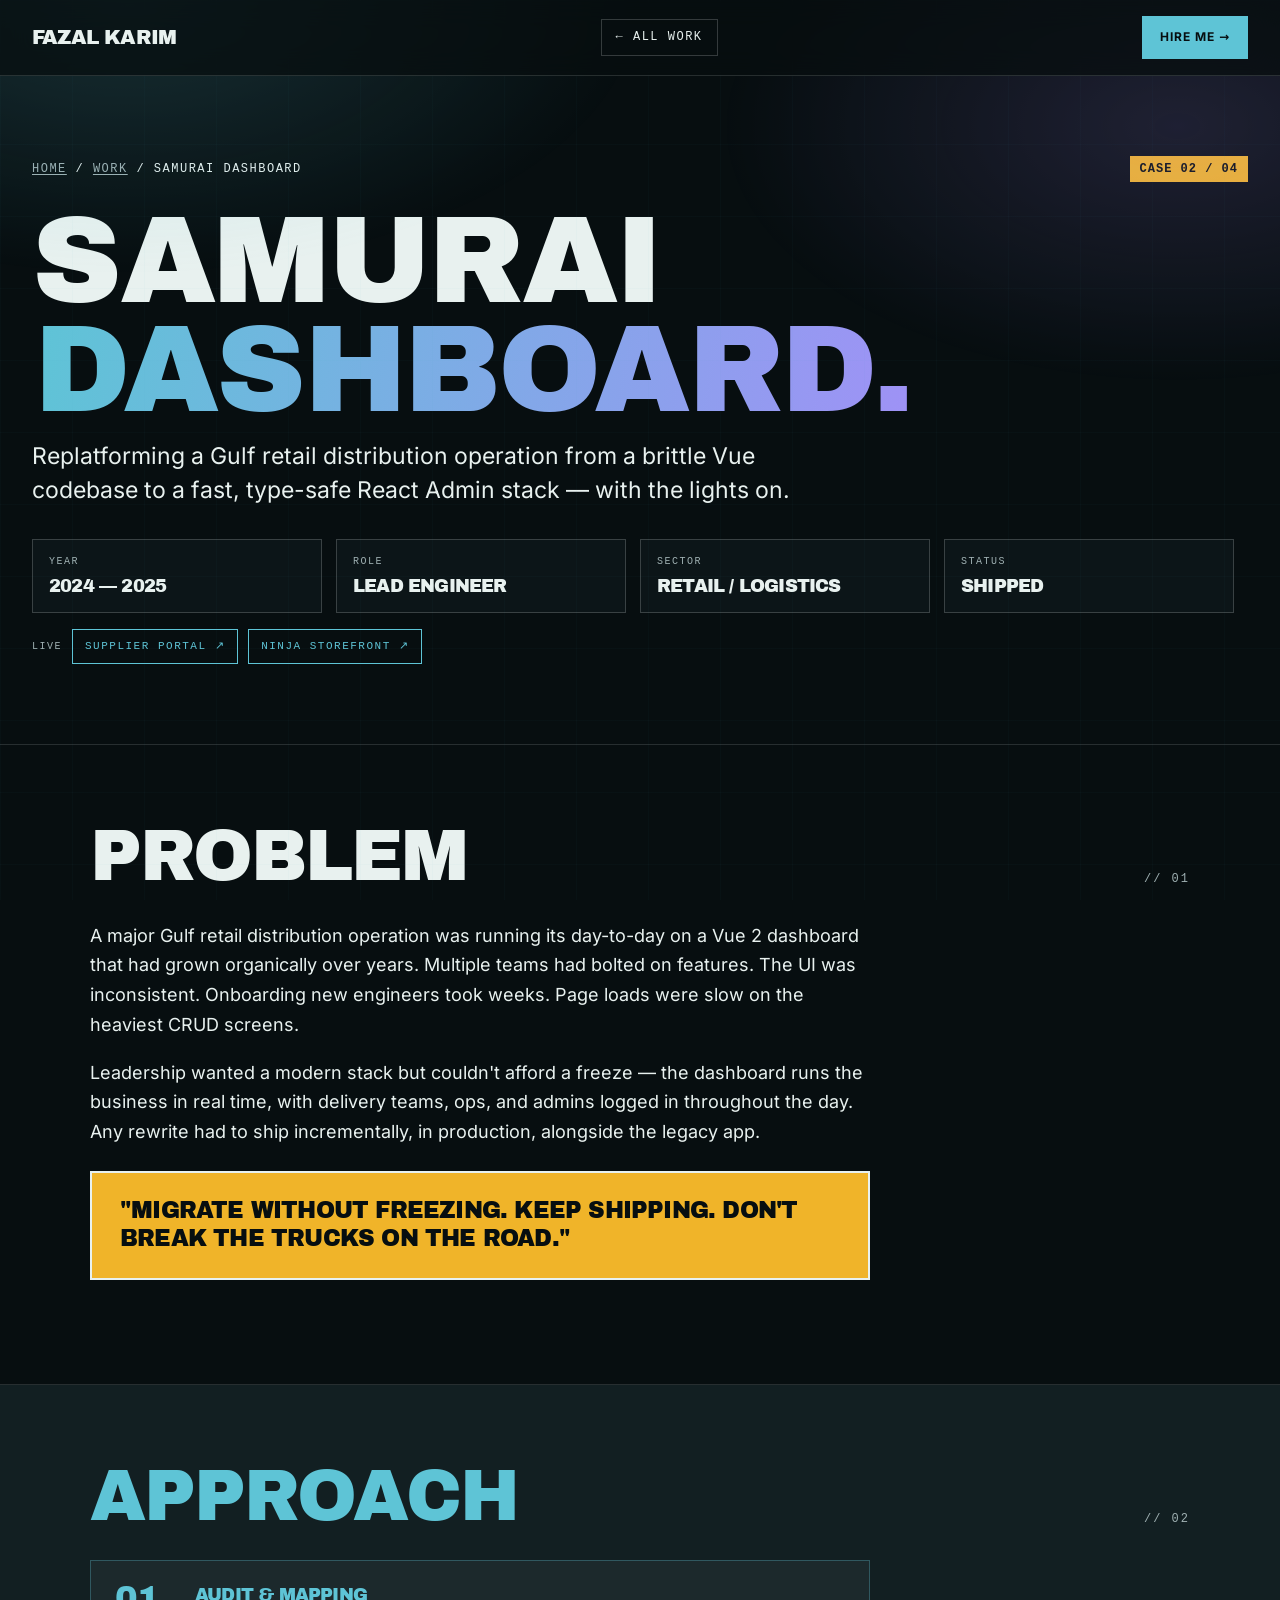
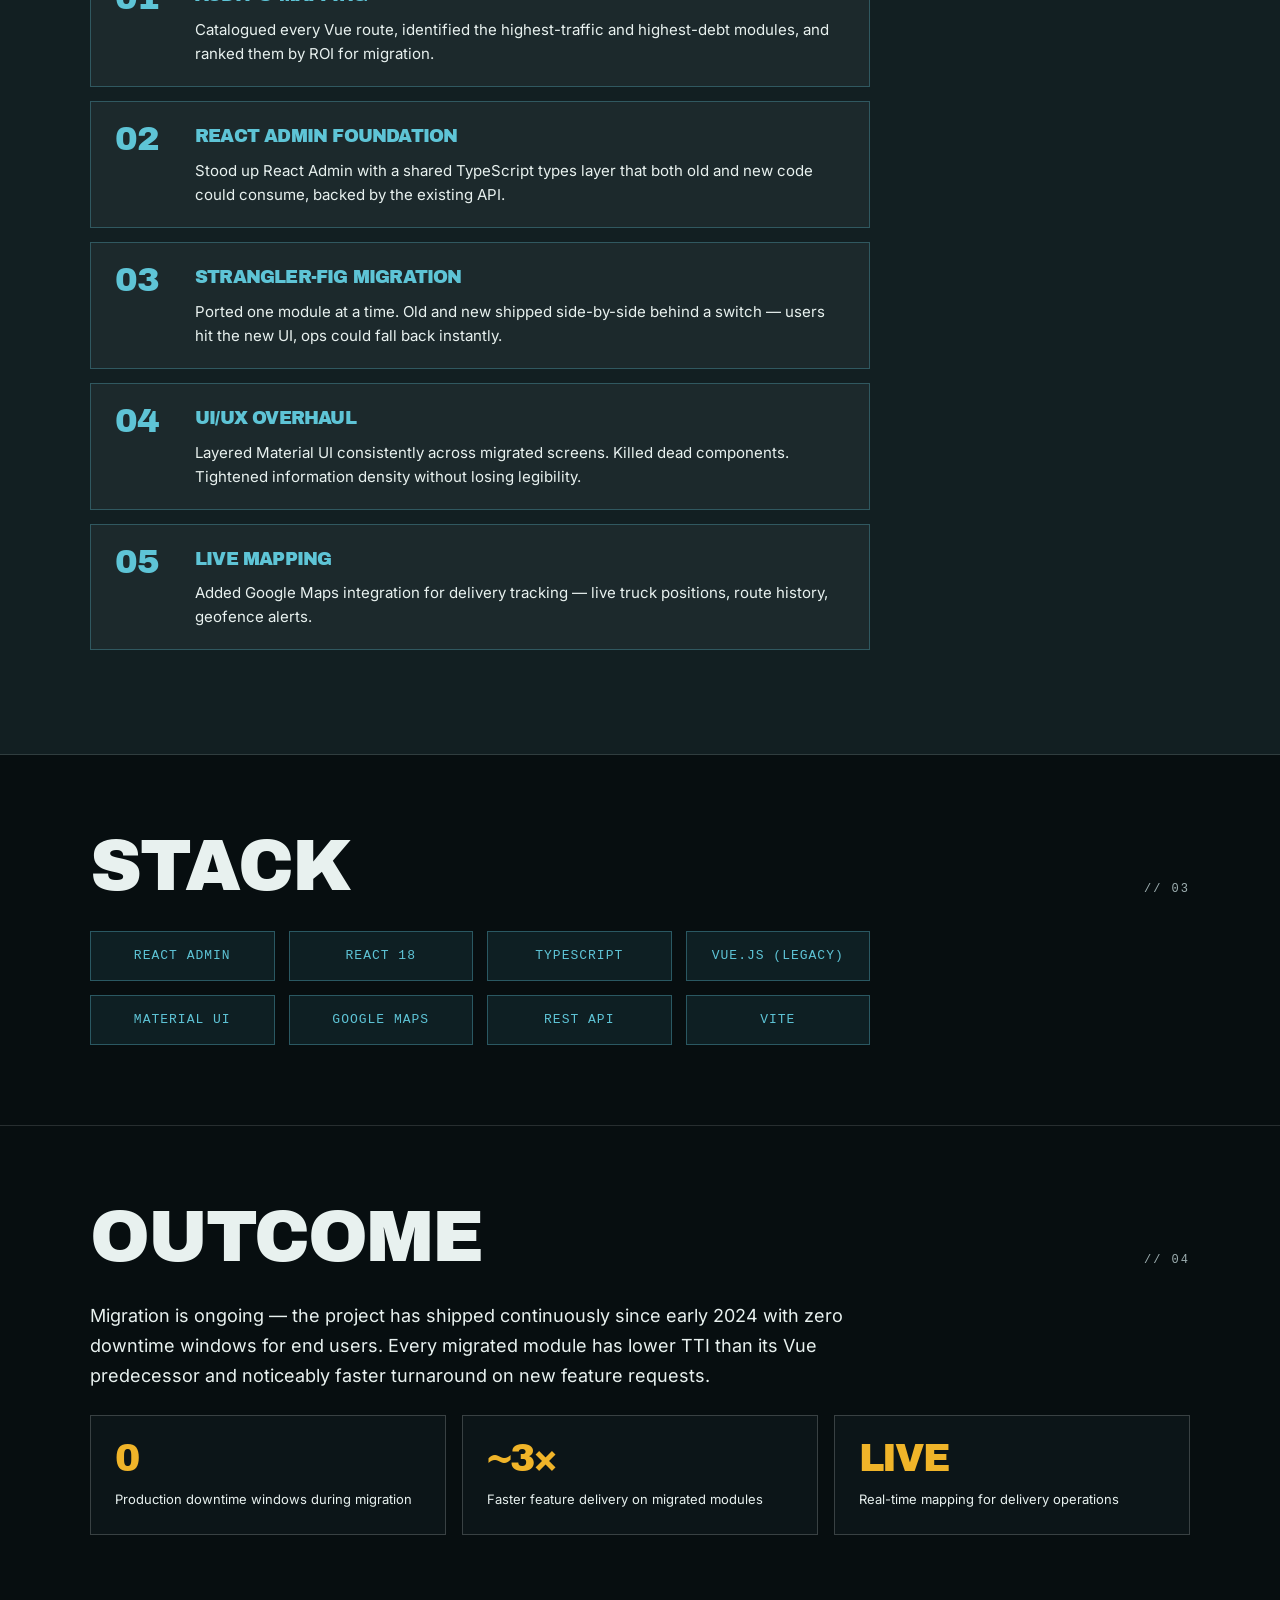
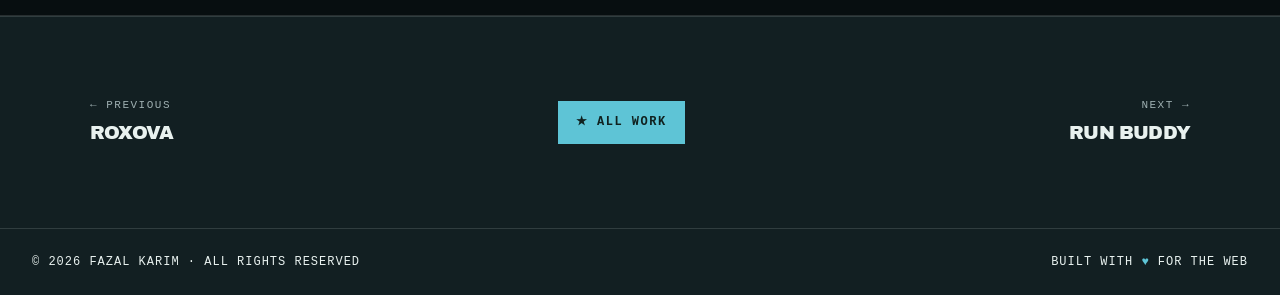
<file: case-studies/samurai-dashboard.html>
<!doctype html>
<html lang="en">
<head>
<meta charset="utf-8"/>
<meta name="viewport" content="width=device-width,initial-scale=1"/>
<title>Samurai Dashboard · Case Study · Fazal Karim</title>
<meta name="description" content="Vue → React Admin migration for a major Gulf retail distribution platform. Led the rewrite, UI overhaul, and live mapping integration."/>
<meta name="theme-color" content="#f4f1ea"/>
<link rel="preconnect" href="https://fonts.googleapis.com">
<link rel="preconnect" href="https://fonts.gstatic.com" crossorigin>
<link href="https://fonts.googleapis.com/css2?family=Space+Grotesk:wght@400;500;700&family=Archivo+Black&family=JetBrains+Mono:wght@400;500&display=swap" rel="stylesheet">
<link rel="stylesheet" href="../assets/css/base.css"/>
<link rel="stylesheet" href="../assets/css/case.css"/>
</head>
<body>

<nav class="nav">
  <a href="../index.html" class="logo">FAZAL KARIM</a>
  <a href="../index.html#work" class="back">← All work</a>
  <a href="../index.html#contact" class="right-cta">Hire me →</a>
</nav>

<section class="cs-hero">
  <div class="top">
    <div class="crumb"><a href="../index.html">Home</a> / <a href="../index.html#work">Work</a> / <strong>Samurai Dashboard</strong></div>
    <div class="case-num">CASE 02 / 04</div>
  </div>
  <h1>Samurai<br/><span class="accent">Dashboard.</span></h1>
  <p class="deck">Replatforming a Gulf retail distribution operation from a brittle Vue codebase to a fast, type-safe React Admin stack &mdash; with the lights on.</p>
  <div class="meta-row">
    <div class="cell"><span class="lab">Year</span><span class="val">2024 — 2025</span></div>
    <div class="cell"><span class="lab">Role</span><span class="val">Lead Engineer</span></div>
    <div class="cell"><span class="lab">Sector</span><span class="val">Retail / Logistics</span></div>
    <div class="cell"><span class="lab">Status</span><span class="val">Shipped</span></div>
  </div>
  <div class="live-row">
    <span class="live-lab">Live</span>
    <a class="live-link" href="https://suppliers.samurai.delivery/#/login" target="_blank" rel="noopener noreferrer">Supplier portal ↗</a>
    <a class="live-link" href="https://ananinja.com/sa/en" target="_blank" rel="noopener noreferrer">Ninja storefront ↗</a>
  </div>
</section>

<section class="cs-section">
  <div class="container">
    <div class="head"><h2>Problem</h2><div class="num">// 01</div></div>
    <p>A major Gulf retail distribution operation was running its day-to-day on a Vue 2 dashboard that had grown organically over years. Multiple teams had bolted on features. The UI was inconsistent. Onboarding new engineers took weeks. Page loads were slow on the heaviest CRUD screens.</p>
    <p>Leadership wanted a modern stack but couldn't afford a freeze &mdash; the dashboard runs the business in real time, with delivery teams, ops, and admins logged in throughout the day. Any rewrite had to ship incrementally, in production, alongside the legacy app.</p>
    <div class="pull">"Migrate without freezing. Keep shipping. Don't break the trucks on the road."</div>
  </div>
</section>

<section class="cs-section dark">
  <div class="container">
    <div class="head"><h2>Approach</h2><div class="num">// 02</div></div>
    <ul class="steps">
      <li><div class="step-num">01</div><div class="step-body"><strong>Audit &amp; mapping</strong>Catalogued every Vue route, identified the highest-traffic and highest-debt modules, and ranked them by ROI for migration.</div></li>
      <li><div class="step-num">02</div><div class="step-body"><strong>React Admin foundation</strong>Stood up React Admin with a shared TypeScript types layer that both old and new code could consume, backed by the existing API.</div></li>
      <li><div class="step-num">03</div><div class="step-body"><strong>Strangler-fig migration</strong>Ported one module at a time. Old and new shipped side-by-side behind a switch &mdash; users hit the new UI, ops could fall back instantly.</div></li>
      <li><div class="step-num">04</div><div class="step-body"><strong>UI/UX overhaul</strong>Layered Material UI consistently across migrated screens. Killed dead components. Tightened information density without losing legibility.</div></li>
      <li><div class="step-num">05</div><div class="step-body"><strong>Live mapping</strong>Added Google Maps integration for delivery tracking &mdash; live truck positions, route history, geofence alerts.</div></li>
    </ul>
  </div>
</section>

<section class="cs-section">
  <div class="container">
    <div class="head"><h2>Stack</h2><div class="num">// 03</div></div>
    <div class="tech-grid">
      <div class="chip">React Admin</div>
      <div class="chip">React 18</div>
      <div class="chip">TypeScript</div>
      <div class="chip">Vue.js (legacy)</div>
      <div class="chip">Material UI</div>
      <div class="chip">Google Maps</div>
      <div class="chip">REST API</div>
      <div class="chip">Vite</div>
    </div>
  </div>
</section>

<section class="cs-section">
  <div class="container">
    <div class="head"><h2>Outcome</h2><div class="num">// 04</div></div>
    <p>Migration is ongoing &mdash; the project has shipped continuously since early 2024 with zero downtime windows for end users. Every migrated module has lower TTI than its Vue predecessor and noticeably faster turnaround on new feature requests.</p>
    <div class="outcomes">
      <div class="stat"><strong>0</strong><span class="lab">Production downtime windows during migration</span></div>
      <div class="stat"><strong>~3×</strong><span class="lab">Faster feature delivery on migrated modules</span></div>
      <div class="stat"><strong>Live</strong><span class="lab">Real-time mapping for delivery operations</span></div>
    </div>
  </div>
</section>

<section class="cs-pager">
  <div class="row">
    <a href="roxova.html"><span>← Previous</span>Roxova</a>
    <a href="../index.html" class="home">★ All work</a>
    <a href="run-buddy.html" class="next"><span>Next →</span>Run Buddy</a>
  </div>
</section>

<footer>
  <div>© 2026 FAZAL KARIM · ALL RIGHTS RESERVED</div>
  <div>BUILT WITH <span class="red">♥</span> FOR THE WEB</div>
</footer>

</body>
</html>
</file>
<file: assets/css/base.css>
/* ============================================================
   Fazal Karim — base layer (futuristic)
   tokens, reset, typography, motion, nav, footer
   ============================================================ */

@font-face{
  font-family:'Inter';
  src:url('../fonts/inter-latin-var.woff2') format('woff2-variations'),
      url('../fonts/inter-latin-var.woff2') format('woff2');
  font-weight:100 900;
  font-style:normal;
  font-display:swap;
  unicode-range:U+0000-00FF,U+0131,U+0152-0153,U+02BB-02BC,U+02C6,U+02DA,U+02DC,U+0304,U+0308,U+0329,U+2000-206F,U+20AC,U+2122,U+2191,U+2193,U+2212,U+2215,U+FEFF,U+FFFD;
}
@font-face{
  font-family:'Archivo Black';
  src:url('../fonts/archivo-black-latin.woff2') format('woff2');
  font-weight:400;
  font-style:normal;
  font-display:swap;
  unicode-range:U+0000-00FF,U+0131,U+0152-0153,U+02BB-02BC,U+02C6,U+02DA,U+02DC,U+0304,U+0308,U+0329,U+2000-206F,U+20AC,U+2122,U+2191,U+2193,U+2212,U+2215,U+FEFF,U+FFFD;
}

/* ------------------------------------------------------------
   Two themes. Dark is the default; light follows the system
   preference unless the visitor has chosen, and data-theme on
   <html> always wins. Every ratio below was measured.
   ------------------------------------------------------------ */

:root{
  /* ---- DARK (default) ---- */
  --bone:#070e10;              /* page                                   */
  --bone-2:#0e181b;            /* raised surface                         */
  --panel:#121f22;             /* inverted blocks                        */
  --ink:#e8f1ef;               /* text                     16.92:1 on page */

  --teal:#5ec4d6;              /* primary                   9.58:1 on page */
  --teal-dp:#8fe0ee;           /* hover                    13.03:1 on page */
  --teal-lt:#5ec4d6;
  --warm:#f0b429;              /* energy                   10.44:1 on page */
  --warm-lt:#ff8a4c;           /*                           8.33:1 on page */
  --violet:#a78bfa;            /*                           7.15:1 on page */

  /* button edge shades: the lit face sits on these, so a 3D button is
     one solid colour plus its own shadow, never a gradient. Each is
     1.5-2.6:1 against its face (reads as depth, not a second colour)
     and >=3:1 against the page, so the edge is visible at all.      */
  --edge-teal:#237d90;         /* vs face 2.35  vs page 4.08 */
  --edge-violet:#6d4ad6;       /* vs face 2.14  vs page 3.34 */
  --edge-warm:#a8760c;         /* vs face 2.14  vs page 4.87 */

  /* the email box: a light face in both themes, carrying dark text.
     Dark mode already looked like this; light mode was an inverted
     dark slab, which read as heavy against the cream panel. The 2px
     border does the separating, not the fill.                      */
  --mail-face:var(--teal);     /* #5ec4d6, dark text on it 9.58:1 */
  --mail-ink:var(--bone);      /* #070e10 */
  --mail-rule:rgba(0,0,0,.28); /* divider; white was near-invisible here */
  --mail-hover:rgba(0,0,0,.13);
  --slate:#9fb0b2;             /* secondary text            8.64:1 on page */
  --slate-lt:#9fb0b2;

  /* inverted blocks keep their own text + accent in both themes */
  --panel-text:#e8f1ef;        /*                          14.67:1 on panel */
  --panel-accent:#5ec4d6;      /*                           8.31:1 on panel */
  --panel-dim:#9fb0b2;         /*                           7.49:1 on panel */

  --surface:rgba(14,24,27,.74);
  --surface-2:rgba(14,24,27,.6);
  --surface-sunken:rgba(7,14,16,.6);
  --border:rgba(232,241,239,.2);
  --border-soft:rgba(232,241,239,.14);
  --border-strong:rgba(232,241,239,.35);
  --accent-border:rgba(94,196,214,.35);
  --accent-border-strong:rgba(94,196,214,.55);
  --chip-bg:rgba(94,196,214,.09);
  --chip-v-bg:rgba(167,139,250,.1);
  --chip-v-border:rgba(167,139,250,.38);
  --nav-bg:rgba(7,14,16,.74);
  --row-hover:rgba(94,196,214,.07);
  --contact-wash:rgba(94,196,214,.12);
  --pointer-glow:rgba(94,196,214,.16);
  --grid-line:rgba(94,196,214,.055);
  --sheen:rgba(255,255,255,.16);   /* shimmer: keeps bone text at 10.76:1 */
  --ok:#22c55e;                    /* availability dot        8.54:1 on page */

  --glow-teal:rgba(94,196,214,.34);
  --glow-warm:rgba(240,180,41,.30);
  --glow-violet:rgba(167,139,250,.28);

  --shadow-sm:0 6px 20px rgba(0,0,0,.5);
  --shadow-md:0 8px 26px rgba(0,0,0,.5);
  --shadow-lg:0 10px 34px rgba(0,0,0,.55);
  --shadow-xl:0 18px 50px rgba(0,0,0,.6);

  /* type */
  --font-display:'Archivo Black',Impact,'Haettenschweiler',sans-serif;
  --font-sans:'Inter',system-ui,-apple-system,'Segoe UI',sans-serif;
  --font-mono:ui-monospace,SFMono-Regular,'SF Mono',Menlo,Consolas,'Liberation Mono',monospace;

  /* spacing */
  --s1:4px; --s2:8px; --s3:12px; --s4:16px; --s5:24px;
  --s6:32px; --s7:48px; --s8:64px; --s9:80px; --s10:104px;

  --line:2px solid var(--ink);
  --line-2:1px solid var(--ink);

  --ease:cubic-bezier(.16,.84,.44,1);
  --dur:.7s;
  color-scheme:dark;

  /* breakpoints, for reference: lg 1024px · md 768px · sm 480px */
}

/* ---- LIGHT ---- */
/* dark is the default; light is opt-in via the toggle, which writes
   data-theme and persists it. The system preference no longer
   overrides the intended look. */

:root[data-theme="light"]{
  --bone:#f6f2e9;
  --bone-2:#ebe4d6;
  --panel:#10211f;
  --ink:#10211f;

  --teal:#0e5a68;
  --teal-dp:#083a44;
  --teal-lt:#5ec4d6;
  --warm:#9a3412;
  --warm-lt:#b45309;
  --violet:#5b21b6;

  --edge-teal:#06303a;         /* vs face 1.80  vs page 12.60 */
  --edge-violet:#38126f;       /* vs face 1.58  vs page 12.66 */
  --edge-warm:#5e1e08;         /* vs face 1.73  vs page 11.29 */

  --mail-face:var(--teal-lt);  /* #5ec4d6, same face as dark */
  --mail-ink:var(--ink);       /* #10211f, 8.21:1 on that face */
  --mail-rule:rgba(0,0,0,.28);
  --mail-hover:rgba(0,0,0,.13);
  --slate:#586669;
  --slate-lt:#586669;

  --panel-text:#f6f2e9;
  --panel-accent:#5ec4d6;
  --panel-dim:#9fb0b2;

  --surface:rgba(235,228,214,.86);
  --surface-2:rgba(235,228,214,.6);
  --surface-sunken:rgba(246,242,233,.75);
  --border:rgba(16,33,31,.26);
  --border-soft:rgba(16,33,31,.16);
  --border-strong:rgba(16,33,31,.45);
  --accent-border:rgba(14,90,104,.35);
  --accent-border-strong:rgba(14,90,104,.6);
  --chip-bg:rgba(14,90,104,.07);
  --chip-v-bg:rgba(91,33,182,.07);
  --chip-v-border:rgba(91,33,182,.3);
  --nav-bg:rgba(246,242,233,.82);
  --row-hover:rgba(14,90,104,.07);
  --contact-wash:rgba(14,90,104,.1);
  --pointer-glow:rgba(14,90,104,.09);
  --grid-line:rgba(14,90,104,.06);
  --sheen:rgba(0,0,0,.14);         /* a white sheen would drop bone text to 4.29:1 here */
  --ok:#15803d;                    /* availability dot        4.49:1 on page */

  --glow-teal:rgba(14,90,104,.2);
  --glow-warm:rgba(154,52,18,.2);
  --glow-violet:rgba(91,33,182,.16);

  --shadow-sm:0 4px 14px rgba(16,33,31,.12);
  --shadow-md:0 8px 22px rgba(16,33,31,.14);
  --shadow-lg:0 12px 30px rgba(16,33,31,.16);
  --shadow-xl:0 18px 44px rgba(16,33,31,.18);

  color-scheme:light;
}


*,*::before,*::after{box-sizing:border-box;margin:0;padding:0}
html{scroll-behavior:smooth}
html,body{background:var(--bone);color:var(--ink);font-family:var(--font-sans);-webkit-font-smoothing:antialiased;font-size:16px;line-height:1.55}
body{overflow-x:hidden;position:relative}
a{color:inherit;text-decoration:none}
::selection{background:var(--teal);color:var(--bone)}
img{max-width:100%}

/* ---------- ambient layers: fixed, composited, never repaint on scroll ---------- */
body::before{
  content:'';position:fixed;inset:0;z-index:0;pointer-events:none;contain:strict;
  background-image:
    linear-gradient(to right,var(--grid-line) 1px,transparent 1px),
    linear-gradient(to bottom,var(--grid-line) 1px,transparent 1px);
  background-size:72px 72px;
  opacity:.5;
}
body::after{
  content:'';position:fixed;inset:0;z-index:0;pointer-events:none;contain:strict;
  background:
    radial-gradient(58% 44% at 10% 0%,var(--glow-teal),transparent 70%),
    radial-gradient(50% 40% at 92% 14%,var(--glow-violet),transparent 72%);
  opacity:.55;
}
header,main,footer,.cs-pager,.skip-link{position:relative;z-index:1}

.display{font-family:var(--font-display);font-weight:400;text-transform:uppercase;letter-spacing:-1.5px;line-height:.9}
.mono{font-family:var(--font-mono)}
.label{font-family:var(--font-sans);font-weight:700;text-transform:uppercase;font-size:12px;letter-spacing:2px}

/* gradient wash for display type */
.grad{
  background:linear-gradient(100deg,var(--teal) 0%,var(--violet) 52%,var(--teal-dp) 100%);
  -webkit-background-clip:text;background-clip:text;color:transparent;
  background-size:220% 100%;animation:drift 9s var(--ease) infinite alternate;
}
@keyframes drift{to{background-position:100% 0}}

/* ---------- focus ---------- */
:focus-visible{outline:3px solid var(--teal);outline-offset:3px;box-shadow:0 0 0 6px var(--bone),0 0 22px var(--glow-teal);transition:none!important}

/* ---------- skip link ---------- */
.skip-link{position:absolute;left:var(--s4);top:-100px;z-index:200;background:var(--teal);color:var(--bone);font-family:var(--font-sans);font-weight:700;font-size:14px;text-transform:uppercase;letter-spacing:1px;padding:var(--s3) var(--s5);border:3px solid var(--teal);transition:top .15s}
.skip-link:focus{top:var(--s4)}

/* ---------- nav ---------- */
.nav{display:flex;justify-content:space-between;align-items:center;padding:var(--s4) var(--s6);border-bottom:1px solid var(--border-soft);position:sticky;top:0;z-index:50;
     background:var(--nav-bg);backdrop-filter:blur(14px);-webkit-backdrop-filter:blur(14px)}
@media (max-width:768px){.nav{padding:var(--s3) var(--s4)}}
.nav .logo{display:inline-flex;align-items:center;gap:11px;font-family:var(--font-display);font-weight:400;font-size:20px;letter-spacing:-.8px;text-transform:uppercase}
.nav .logo .mark{display:inline-flex;align-items:center;justify-content:center;width:32px;height:32px;flex:0 0 auto;background:var(--teal);color:var(--bone);font-size:13px;letter-spacing:-.5px;transition:box-shadow .25s var(--ease)}
.nav .logo:hover .mark{box-shadow:0 0 20px var(--glow-teal)}
.nav ul{display:flex;list-style:none;gap:2px;font-size:12px;font-weight:600;text-transform:uppercase;letter-spacing:.5px}
.nav ul a{padding:var(--s2) 10px;border:none;background:transparent;position:relative;display:inline-block;color:var(--slate);transition:color .2s var(--ease)}
.nav ul a::after{content:'';position:absolute;left:0;bottom:-1px;width:0;height:2px;background:var(--teal);transition:width .28s var(--ease)}
.nav ul a:hover{color:var(--ink)}
.nav ul a[aria-current]{color:var(--teal)}
.nav ul a[aria-current]::after{width:100%}
.nav ul a:hover::after{width:100%}
.nav .right-cta{font-family:var(--font-sans);font-weight:700;background:var(--teal);color:var(--bone);padding:10px var(--s4);border:2px solid var(--teal);font-size:12px;letter-spacing:1px;text-transform:uppercase;display:inline-flex;align-items:center;gap:6px;transition:box-shadow .25s var(--ease),transform .25s var(--ease)}
.nav .right-cta:hover{transform:translateY(-2px);box-shadow:0 0 26px var(--glow-teal)}
.nav .back{font-family:var(--font-mono);font-size:12px;text-transform:uppercase;letter-spacing:1.5px;border:1px solid var(--border);padding:var(--s2) 14px;background:transparent;transition:color .2s,border-color .2s;font-weight:500}
.nav .back:hover{color:var(--teal);border-color:var(--teal)}
@media (max-width:1024px){
  .nav{flex-wrap:wrap;row-gap:var(--s3);padding-bottom:var(--s3)}
  .nav ul{order:3;width:100%;overflow-x:auto;gap:var(--s1);padding-bottom:2px;scrollbar-width:none;-ms-overflow-style:none}
  .nav ul::-webkit-scrollbar{display:none}
  .nav ul li{flex:0 0 auto}
  .nav .logo{font-size:18px}
}

/* ---------- footer ---------- */
footer{padding:var(--s5) var(--s6);background:var(--panel);color:var(--panel-text);border-top:1px solid var(--border-soft);font-family:var(--font-mono);font-size:12px;text-transform:uppercase;letter-spacing:1px;display:flex;justify-content:space-between;flex-wrap:wrap;gap:var(--s3)}
footer .star,footer .red{color:var(--panel-accent)}
@media (max-width:768px){footer{flex-direction:column;text-align:center;padding:var(--s5) var(--s4)}}

/* ---------- scroll reveal ---------- */
html.js .reveal{opacity:0;transform:translateY(22px);transition:opacity var(--dur) var(--ease),transform var(--dur) var(--ease)}
html.js .reveal.in{opacity:1;transform:none}
html.js .stagger > *{opacity:0;transform:translateY(22px);transition:opacity .62s var(--ease),transform .62s var(--ease);transition-delay:calc(var(--i,0) * 55ms)}
html.js .stagger.in > *{opacity:1;transform:none}
/* The reset above lands at (0,3,1) and was silently cancelling every
   hover lift on stagger children — cards, craft, services, stack
   items, case-study chips and steps. These out-rank it at (0,4,0).
   The reduced-motion block still wins, because it uses !important. */
.stagger.in > .card:hover,
.stagger.in > .craft:hover,
.stagger.in > .item:hover,
.stagger.in > .chip:hover{transform:translate(-3px,-3px)}
.stagger.in > .svc:hover{transform:translateY(-4px)}
.stagger.in > li:hover{transform:translate(-3px,-3px)}
html.js .stagger > *:nth-child(1){--i:0}
html.js .stagger > *:nth-child(2){--i:1}
html.js .stagger > *:nth-child(3){--i:2}
html.js .stagger > *:nth-child(4){--i:3}
html.js .stagger > *:nth-child(5){--i:4}
html.js .stagger > *:nth-child(6){--i:5}
html.js .stagger > *:nth-child(7){--i:6}
html.js .stagger > *:nth-child(8){--i:7}
html.js .stagger > *:nth-child(9){--i:8}
html.js .stagger > *:nth-child(10){--i:9}
html.js .stagger > *:nth-child(11){--i:10}
html.js .stagger > *:nth-child(12){--i:11}
html.js .stagger > *:nth-child(13){--i:12}
html.js .stagger > *:nth-child(14){--i:13}

/* ---------- reduced motion: every effect above resolves to its end state ---------- */
@media (prefers-reduced-motion:reduce){
  html{scroll-behavior:auto}
  *,*::before,*::after{animation-duration:.01ms!important;animation-iteration-count:1!important;transition-duration:.01ms!important;transition-delay:0ms!important}
  .reveal,.stagger > *{opacity:1!important;transform:none!important}
  .grad,h1.head .accent,.cs-hero h1 .accent{animation:none!important}
  .photo-block img,.photo-block:hover img{transform:none!important}
  .card:hover,.svc:hover,.craft:hover,.stat:hover,.stack-features .item:hover,
  .cs-section ul.steps li:hover,.tech-grid .chip:hover,.nav ul a:hover,.nav .back:hover,
  .nav .right-cta:hover,.hero-cta a:hover,.contact .socials a:hover,.contact .email-btn:hover,
  .cs-hero .live-link:hover,.card .live:hover,.cs-pager .home:hover{transform:none!important}
  .card:hover .read{transform:none!important}
}

/* ---------- theme toggle ---------- */
.theme-toggle{
  display:none;align-items:center;justify-content:center;gap:0;
  width:40px;height:40px;flex:0 0 auto;
  background:transparent;border:1px solid var(--border);color:inherit;
  cursor:pointer;font:inherit;line-height:0;
  transition:color .2s var(--ease),border-color .2s var(--ease),background .2s var(--ease);
}
html.js .theme-toggle{display:inline-flex}
.theme-toggle:hover{color:var(--teal);border-color:var(--teal);background:var(--chip-bg)}
.theme-toggle svg{width:19px;height:19px;display:block;fill:none;stroke:currentColor;stroke-width:1.9;stroke-linecap:round;stroke-linejoin:round}
.theme-toggle .i-sun{display:none}
.theme-toggle .i-moon{display:block}
:root[data-theme="light"] .theme-toggle .i-sun{display:block}
:root[data-theme="light"] .theme-toggle .i-moon{display:none}
.nav-right{display:flex;align-items:center;gap:var(--s3)}

/* ---------- scroll progress ---------- */
.scroll-progress{position:fixed;left:0;top:0;height:2px;width:100%;z-index:70;pointer-events:none;transform:scaleX(0);transform-origin:0 50%;
  background:linear-gradient(90deg,var(--teal),var(--violet));will-change:transform}
html:not(.js) .scroll-progress{display:none}

/* ============================================================
   Boot overlay

   Decorative, so it is built to cost nothing real:
   - no JS            -> .boot stays display:none and the page is
                         simply there, never hidden behind a loader
                         that can no longer dismiss itself
   - reduced motion   -> removed outright rather than softened
   - already seen     -> .booted is set from sessionStorage before
                         first paint, so moving between pages does
                         not replay it
   The page underneath is fully rendered the whole time; this only
   covers it, and any key or click dismisses it early.
   ============================================================ */
.boot{display:none}
html.js .boot{display:flex;position:fixed;inset:0;z-index:400;
  align-items:center;justify-content:center;
  background:var(--bone);
  background-image:
    radial-gradient(58% 44% at 50% 40%,var(--glow-teal),transparent 70%),
    linear-gradient(var(--border-soft) 1px,transparent 1px),
    linear-gradient(90deg,var(--border-soft) 1px,transparent 1px);
  background-size:100% 100%,64px 64px,64px 64px;
  clip-path:inset(0 0 0 0);
  transition:clip-path .62s var(--ease)}
html.js.booted .boot{display:none}

.boot-core{display:flex;flex-direction:column;align-items:center;gap:var(--s5);
  width:min(300px,78vw);
  transition:opacity .3s var(--ease),transform .3s var(--ease)}

/* the monogram, with the gradient ring used elsewhere on the site
   and a sweep passing over it so the mark itself reads as working */
.boot-mark{position:relative;display:grid;place-items:center;width:84px;height:84px;
  font-family:var(--font-display);font-size:30px;letter-spacing:-1.5px;
  color:var(--ink);background:var(--surface);overflow:hidden}
.boot-mark::before{content:'';position:absolute;inset:0;pointer-events:none;
  background:linear-gradient(130deg,var(--teal),var(--violet) 48%,var(--warm));
  padding:2px;
  -webkit-mask:linear-gradient(#000 0 0) content-box,linear-gradient(#000 0 0);
  -webkit-mask-composite:xor;
  mask:linear-gradient(#000 0 0) content-box,linear-gradient(#000 0 0);
  mask-composite:exclude}
/* transform, not top: animating top relayouts the mark every frame and
   cost ~200ms of blocking time on a throttled mobile CPU. This version
   stays on the compositor. */
.boot-mark::after{content:'';position:absolute;left:0;right:0;top:0;height:38%;
  background:linear-gradient(180deg,transparent,var(--glow-teal),transparent);
  transform:translateY(-120%);
  animation:boot-sweep 1.5s var(--ease) infinite}
@keyframes boot-sweep{from{transform:translateY(-120%)}to{transform:translateY(300%)}}

.boot-bar{width:100%;height:2px;background:var(--border);overflow:hidden}
.boot-bar i{display:block;width:100%;height:100%;transform:scaleX(0);transform-origin:0 50%;
  background:linear-gradient(90deg,var(--teal),var(--violet) 55%,var(--warm))}

.boot-meta{display:flex;justify-content:space-between;align-items:baseline;width:100%;
  font-family:var(--font-mono);font-size:11px;letter-spacing:1.8px;text-transform:uppercase}
.boot-label{color:var(--slate)}
.boot-pct{color:var(--teal);font-weight:700}

/* content leaves first, then the panel wipes up off the page */
.boot.out .boot-core{opacity:0;transform:translateY(-8px)}
.boot.out{clip-path:inset(0 0 100% 0)}

/* Failsafe. The script that dismisses this is the only thing standing
   between a visitor and a page they cannot see, so CSS takes the
   overlay away on its own at 6s whatever happens to that script - a
   404 on motion.js, a throw, a browser that never fires load. */
html.js .boot{animation:boot-failsafe 0s linear 6s forwards}
@keyframes boot-failsafe{to{opacity:0;visibility:hidden;pointer-events:none}}

@media (prefers-reduced-motion:reduce){
  html.js .boot{display:none!important}
}

/* ---------- brand colours for the [data-tech] marks ----------
   Each mark carries its project's own colour, which the Primary Stack
   chips deliberately do not. The catch is that a brand hex is picked
   for the brand's own backgrounds, not for these chips, and the chips
   invert between themes: rgb(19,37,41) in dark, rgb(221,220,209) in
   light. Nine of the fifteen fail 3:1 against one of those.

   So each is tuned per theme rather than used raw. The near-black
   brands carry no hue to preserve and become the page's own ink; the
   rest keep their hue and saturation and shift lightness only as far
   as it takes to clear the bar.

   Every ratio below is measured off the rendered page. Deriving the
   chip background by hand instead put six of these a few hundredths
   under 3:1, because the real composite has more layers than the two
   tokens suggest; the measurement caught it, the arithmetic did not.
   ------------------------------------------------------------------ */
[data-tech="typescript"] {--brand:#3178C6}  /* 3.77 */
[data-tech="react"]      {--brand:#61DAFB}  /* 10.52 */
[data-tech="nodedotjs"]  {--brand:#5FA04E}  /* 5.39 */
[data-tech="postgresql"] {--brand:#4169E1}  /* 3.52 */
[data-tech="docker"]     {--brand:#2496ED}  /* 5.42 */
[data-tech="graphql"]    {--brand:#E10098}  /* 3.79 */
[data-tech="storybook"]  {--brand:#FF4785}  /* 5.28 */
[data-tech="rubyonrails"]{--brand:#ec0001}  /* 2.85 raw -> 3.46 */
[data-tech="stripe"]     {--brand:#635BFF}  /* 3.64 */
[data-tech="firebase"]   {--brand:#DD2C00}  /* 3.61 */
[data-tech="ionic"]      {--brand:#3880FF}  /* 4.64 */
/* black brands: nothing to preserve, so they take the page's ink */
[data-tech="nextdotjs"],
[data-tech="express"],
[data-tech="angular"]    {--brand:var(--ink)}        /* 14.86 */
[data-tech="jest"]       {--brand:#e7172c}  /* 2.78 raw -> 3.44 */
[data-tech="vuedotjs"]   {--brand:#4FC08D}  /* 6.99 */
[data-tech="mui"]        {--brand:#007FFF}  /* 4.14 */
[data-tech="shopify"]    {--brand:#7AB55C}  /* 6.49 */
[data-tech="googlemaps"] {--brand:#4285F4}  /* 4.45 */
[data-tech="redux"]      {--brand:#8760c4}  /* 2.62 raw -> 3.41 */
[data-tech="bluetooth"]  {--brand:#0082FC}  /* 4.23 */
[data-tech="tailwindcss"]{--brand:#06B6D4}  /* 7.04 */
[data-tech="vite"]       {--brand:#646CFF}  /* 4.17 */
[data-tech="vercel"]     {--brand:var(--ink)}        /* black brand, 1.23 raw */

:root[data-theme="light"] [data-tech="react"]     {--brand:#0487aa}  /* 1.30 raw -> 3.02 */
:root[data-theme="light"] [data-tech="nodedotjs"] {--brand:#4c7f3e}  /* 2.55 raw -> 3.44 */
:root[data-theme="light"] [data-tech="docker"]    {--brand:#1076c4}  /* 2.53 raw -> 3.46 */
:root[data-theme="light"] [data-tech="storybook"] {--brand:#e5004d}  /* 2.60 raw -> 3.43 */
:root[data-theme="light"] [data-tech="ionic"]     {--brand:#1268ff}  /* 2.96 raw -> 3.44 */
/* in light the black brands are legible as themselves again */
:root[data-theme="light"] [data-tech="nextdotjs"],
:root[data-theme="light"] [data-tech="express"]   {--brand:#000000}  /* 16.87 */
:root[data-theme="light"] [data-tech="angular"]   {--brand:#0F0F11}  /* 15.38 */
:root[data-theme="light"] [data-tech="jest"]      {--brand:#C21325}  /* 4.94 */
:root[data-theme="light"] [data-tech="vuedotjs"]   {--brand:#2f825c}  /* 1.65 raw -> 3.41 */
:root[data-theme="light"] [data-tech="mui"]        {--brand:#0071e3}  /* 2.78 raw -> 3.41 */
:root[data-theme="light"] [data-tech="shopify"]    {--brand:#517e39}  /* 1.77 raw -> 3.45 */
:root[data-theme="light"] [data-tech="googlemaps"] {--brand:#1b6cf2}  /* 2.58 raw -> 3.40 */
:root[data-theme="light"] [data-tech="redux"]      {--brand:#764ABC}  /* 4.38 */
:root[data-theme="light"] [data-tech="bluetooth"]  {--brand:#0072dd}  /* 2.72 raw -> 3.41 */
:root[data-theme="light"] [data-tech="tailwindcss"]{--brand:#04879d}  /* 1.95 raw -> 3.39 */
:root[data-theme="light"] [data-tech="vercel"]     {--brand:#000000}  /* 16.87 */
/* These are fitted to the tightest background any of them lands on,
   which is the case study chip: rgb(15,30,34) dark and the lighter
   rgb(230,231,224) in light, where there is no surface layer under
   the chip as there is on the homepage. One value per theme then
   serves every page rather than each page carrying its own. */

/* ---------- pointer cursor ----------
   A 6px dot pinned exactly to the pointer and a 26px ring that eases in
   behind it. Over anything interactive the dot hides and the ring opens
   out, so the cursor itself reports what is clickable.

   The real cursor is deliberately left visible. Hiding it is the usual
   way to build this, and it costs people every system affordance the
   pointer carries - the I-beam over text, resize arrows, the drag and
   disabled states - in exchange for nothing the ring does not already
   say. These two layers are decoration on top of it.

   Only for a device with a real hovering pointer, and never under
   reduced motion, where an object that trails the pointer is precisely
   the kind of movement being asked about. Both are hard exclusions
   rather than softened versions of the effect.                      */
.cursor-host{position:fixed;inset:0;z-index:300;pointer-events:none;
  opacity:0;transition:opacity .25s var(--ease)}
.cursor-host[data-on="true"]{opacity:1}

.cursor-dot,.cursor-ring{position:absolute;top:0;left:0;border-radius:50%;
  will-change:transform}
/* centred on the pointer by margin, so the JS writes a raw coordinate
   and scaling the ring cannot shift where it sits */
.cursor-dot{width:6px;height:6px;margin:-3px 0 0 -3px;
  background:var(--cursor-accent,var(--teal));
  transition:opacity .2s var(--ease),background-color .22s var(--ease)}
.cursor-ring{width:26px;height:26px;margin:-13px 0 0 -13px;
  border:1px solid var(--accent-border-strong);backdrop-filter:blur(1px);
  transition:border-color .22s var(--ease)}

.cursor-host[data-hot="true"] .cursor-dot{opacity:0}
/* the ring borrows the hovered element's text colour, which is already
   readable against that element, so it never sinks into a filled button */
.cursor-host[data-hot="true"] .cursor-ring{border-color:var(--cursor-accent,var(--teal))}

@media (hover:none),(pointer:coarse){.cursor-host{display:none!important}}
@media (prefers-reduced-motion:reduce){.cursor-host{display:none!important}}

/* ---------- footer theme toggle ---------- */
.footer-right{display:flex;align-items:center;gap:var(--s4)}
footer .theme-toggle{border-color:rgba(255,255,255,.26);color:var(--panel-text)}
footer .theme-toggle:hover{color:var(--panel-accent);border-color:var(--panel-accent);background:rgba(255,255,255,.09)}
@media (max-width:768px){
  .footer-right{flex-direction:column;gap:var(--s3)}
}

/* ---------- theme crossfade ----------
   Applied only for the length of a switch, so normal hover and
   focus transitions are untouched the rest of the time. Only
   colour properties are listed: outline and box-shadow stay out of
   it so the focus ring can never fade in. */
html.theme-anim,
html.theme-anim *,
html.theme-anim *::before,
html.theme-anim *::after{
  transition-property:background-color,color,border-color,fill,stroke!important;
  transition-duration:.34s!important;
  transition-timing-function:var(--ease)!important;
  transition-delay:0s!important;
}
@media (prefers-reduced-motion:reduce){
  html.theme-anim,html.theme-anim *,html.theme-anim *::before,html.theme-anim *::after{
    transition-duration:.01ms!important;
  }
}
</file>
<file: assets/css/home.css>
/* ============================================================
   Fazal Karim — homepage
   ============================================================ */

/* ---------- hero ---------- */
.hero{padding:var(--s9) var(--s6) var(--s7);display:grid;grid-template-columns:1.6fr 1fr;gap:var(--s7);align-items:end;border-bottom:1px solid var(--border-soft)}
@media (max-width:1024px){.hero{grid-template-columns:1fr;padding:var(--s7) var(--s4);gap:var(--s6)}}
h1.head{font-family:var(--font-display);font-weight:400;font-size:clamp(54px,10.5vw,124px);line-height:.88;letter-spacing:-2.5px;text-transform:uppercase}
h1.head .accent{background:linear-gradient(100deg,var(--teal) 0%,var(--violet) 52%,var(--teal-dp) 100%);-webkit-background-clip:text;background-clip:text;color:transparent;background-size:220% 100%;animation:drift 9s var(--ease) infinite alternate;padding:0 2px;display:inline-block}
h1.head .red{color:var(--warm)}
.hero-cta{display:flex;flex-wrap:wrap;gap:var(--s3);margin-top:var(--s6)}
.hero-cta a{font-family:var(--font-sans);font-weight:700;text-transform:uppercase;letter-spacing:1px;font-size:14px;padding:14px 22px;border:2px solid transparent;transition:transform .12s,box-shadow .12s;display:inline-flex;align-items:center;gap:var(--s2)}
.hero-cta a.primary{background:var(--teal);color:var(--bone);border-color:var(--teal)}
.hero-cta a.primary:hover{transform:translate(-2px,-2px);box-shadow:var(--shadow-md),0 0 22px var(--glow-warm)}
.hero-cta a.ghost{background:transparent;color:var(--ink);border-color:var(--border-strong)}
.hero-cta a.ghost:hover{background:var(--teal);color:var(--bone);transform:translate(-2px,-2px);box-shadow:var(--shadow-md),0 0 20px var(--glow-teal)}

.hero .label,.about .label,.contact .label{font-family:var(--font-sans);font-weight:700;text-transform:uppercase;font-size:12px;letter-spacing:2px;margin-bottom:var(--s4);display:flex;align-items:center;gap:10px;color:var(--warm)}
.hero .label::before,.about .label::before{content:'';width:30px;height:3px;background:var(--warm);display:inline-block}

.stats{display:flex;flex-direction:column;gap:14px}
.stat{border:1px solid var(--border);padding:14px var(--s4);background:var(--bone-2);display:flex;justify-content:space-between;align-items:center;font-weight:600;font-size:14px;text-transform:uppercase;letter-spacing:1px;transition:transform .12s,box-shadow .12s}
.stat:hover{transform:translate(-2px,-2px);box-shadow:var(--shadow-md),0 0 20px var(--glow-teal)}
.stat strong{font-family:var(--font-display);font-weight:400;font-size:30px;letter-spacing:-1.5px}
.stat:first-child{background:var(--warm);color:var(--bone)}
.stat:last-child{background:var(--panel);color:var(--panel-accent)}

/* ---------- photo ---------- */
.photo-block{margin-bottom:var(--s5);max-width:340px;position:relative}
.photo-block img{display:block;width:100%;height:auto;border:1px solid var(--accent-border);background:var(--bone-2);transform:rotate(-1.5deg);transition:transform .25s,box-shadow .25s;box-shadow:var(--shadow-lg)}
.photo-block:hover img{transform:rotate(0deg);box-shadow:var(--shadow-xl),0 0 34px var(--glow-teal)}
.photo-block .tape{position:absolute;top:-10px;left:50%;transform:translateX(-50%) rotate(-2deg);background:var(--warm);color:var(--bone);border:var(--line-2);padding:3px 14px;font-family:var(--font-mono);font-size:10px;text-transform:uppercase;letter-spacing:1.5px;font-weight:700;z-index:2}
@media (max-width:1024px){.photo-block{max-width:280px;margin-left:auto;margin-right:auto}}

/* ---------- about ---------- */
.about{display:grid;grid-template-columns:1fr 1fr;border-bottom:1px solid var(--border-soft)}
@media (max-width:1024px){.about{grid-template-columns:1fr}}
.about .lhs{padding:var(--s9) var(--s6);border-right:1px solid var(--border-soft);background:var(--surface-2)}
.about .rhs{padding:var(--s9) var(--s6);background:transparent}
@media (max-width:1024px){.about .lhs{border-right:none;border-bottom:var(--line);padding:var(--s7) var(--s5)}.about .rhs{padding:var(--s7) var(--s5)}}
.about p{font-size:20px;line-height:1.5;font-weight:400;max-width:520px;margin-bottom:14px}
.about p:last-child{margin-bottom:0}
.about .meta-list{margin-top:var(--s5);font-family:var(--font-mono);font-size:13px;line-height:2}
.about .meta-list span{display:inline-block;width:90px;color:var(--slate);font-weight:500;text-transform:uppercase;letter-spacing:1px;font-size:11px}
.about .meta-list strong{font-weight:700}
.terminal{margin-top:var(--s5);padding:var(--s4);background:var(--panel);border:1px solid var(--accent-border);color:var(--panel-accent);font-family:var(--font-mono);font-size:13px;line-height:1.6}
.terminal .dim{color:var(--panel-dim)}

/* ---------- section base ---------- */
.section{padding:var(--s10) var(--s6);border-bottom:1px solid var(--border-soft)}
@media (max-width:768px){.section{padding:var(--s8) var(--s4)}}
.section-head{display:flex;justify-content:space-between;align-items:end;margin-bottom:var(--s7);gap:var(--s5);flex-wrap:wrap}
.section-head h2{font-family:var(--font-display);font-weight:400;font-size:clamp(46px,8vw,92px);letter-spacing:-2.5px;line-height:.88;text-transform:uppercase}
.section-head h2 .arr{display:inline-block;color:var(--warm)}
.section-head .meta{font-family:var(--font-mono);font-size:12px;text-transform:uppercase;letter-spacing:1.5px;color:var(--slate);text-align:right}

/* ---------- work ---------- */
.work-grid{display:grid;grid-template-columns:repeat(2,1fr);gap:var(--s5)}
@media (max-width:1024px){.work-grid{grid-template-columns:1fr}}
.card{background:var(--surface);border:1px solid var(--border);padding:var(--s5);position:relative;transition:transform .15s,box-shadow .15s;display:flex;flex-direction:column;justify-content:space-between;min-height:280px;color:inherit}
.card:hover{transform:translate(-3px,-3px);box-shadow:var(--shadow-lg),0 0 0 1px var(--warm),0 0 24px var(--glow-warm)}
.card .num{position:absolute;top:-3px;right:-3px;background:var(--warm);color:var(--bone);font-family:var(--font-mono);font-weight:700;padding:6px var(--s3);font-size:14px}
.card h3{font-family:var(--font-display);font-weight:400;font-size:30px;margin-bottom:10px;letter-spacing:-1px;line-height:.98;text-transform:uppercase}
.card p{font-size:15px;line-height:1.55;margin-bottom:var(--s4);flex:1}
.card .stk{display:flex;flex-wrap:wrap;gap:6px}
.card .stk span{display:inline-flex;align-items:center;gap:5px;
  font-family:var(--font-mono);font-size:11px;background:var(--chip-bg);
  border:1px solid var(--accent-border);color:var(--teal);padding:3px var(--s2);
  text-transform:uppercase;letter-spacing:.5px;font-weight:500}
.card .stk .ti{width:11px;height:11px;flex:0 0 auto;fill:var(--brand,currentColor)}
.card .read{font-family:var(--font-mono);font-size:11px;text-transform:uppercase;letter-spacing:1.5px;font-weight:700;display:inline-flex;align-items:center;gap:6px;padding:6px 10px;border:1px solid var(--teal);background:var(--teal);color:var(--bone);transition:transform .12s}
.card:hover .read{transform:translateX(4px)}
.card-link{position:absolute;inset:0;z-index:1}
.card-link span{position:absolute;width:1px;height:1px;overflow:hidden;clip-path:inset(50%);white-space:nowrap}
.card .card-cta{margin-top:14px;display:flex;flex-wrap:wrap;align-items:center;gap:var(--s2)}
.card .live{position:relative;z-index:2;font-family:var(--font-mono);font-size:11px;text-transform:uppercase;letter-spacing:1.5px;font-weight:700;display:inline-flex;align-items:center;gap:6px;padding:6px 10px;border:1px solid var(--border-strong);background:transparent;color:var(--ink);transition:transform .12s,background .12s,color .12s,box-shadow .12s}
.card .live:hover{background:var(--teal);color:var(--bone);transform:translate(-2px,-2px);box-shadow:var(--shadow-sm),0 0 18px var(--glow-teal)}
/* lead card */
.card.colored-1{background:var(--teal);color:var(--bone)}
.card.colored-1 .stk span{background:rgba(255,255,255,.12);border-color:var(--bone);color:var(--bone)}
/* The lead and alternate cards are a solid teal and a solid amber, and
   invert everything on them to bone. A brand colour on those fills has
   nowhere to go: React's cyan on teal is about 1.1:1, Node's green on
   amber little better. The marks follow the chip text instead. */
.card.colored-1 .stk .ti,.card.colored-r .stk .ti{--brand:currentColor}
.card.colored-1 .num{background:var(--bone);color:var(--ink)}
.card.colored-1 .read{background:var(--bone);color:var(--ink);border-color:var(--bone)}
.card.colored-1 .live{border-color:var(--bone);color:var(--bone)}
.card.colored-1 .live:hover{background:var(--bone);color:var(--teal-dp);box-shadow:var(--shadow-sm)}
/* alternate card */
.card.colored-r{background:var(--warm);color:var(--bone)}
.card.colored-r h3{color:var(--bone)}
.card.colored-r .stk span{background:rgba(0,0,0,.14);border-color:var(--bone);color:var(--bone)}
.card.colored-r .num{background:var(--warm-lt);color:var(--ink)}
.card.colored-r .read{background:var(--warm-lt);color:var(--ink);border-color:var(--warm-lt)}
.card.colored-r .live{border-color:var(--bone);color:var(--bone)}
.card.colored-r .live:hover{background:var(--bone);color:var(--warm);box-shadow:var(--shadow-sm)}

/* ---------- services ---------- */
.svc-grid{display:grid;grid-template-columns:repeat(3,1fr);gap:var(--s5)}
@media (max-width:1024px){.svc-grid{grid-template-columns:repeat(2,1fr)}}
@media (max-width:480px){.svc-grid{grid-template-columns:1fr}}

/* ---------- stack ---------- */
.stack-section{background:var(--panel);color:var(--panel-text);border-bottom:none}
.stack-section .section-head h2{color:var(--panel-accent)}
.stack-section .section-head .meta{color:var(--panel-dim)}
.stack-features{display:grid;grid-template-columns:repeat(3,1fr);gap:var(--s4)}
@media (max-width:1024px){.stack-features{grid-template-columns:repeat(2,1fr)}}
@media (max-width:480px){.stack-features{grid-template-columns:1fr}}
.stack-features .item{background:rgba(255,255,255,.045);border:1px solid rgba(94,196,214,.3);padding:26px var(--s5);display:flex;flex-direction:column;gap:var(--s3);transition:transform .15s,box-shadow .15s;position:relative}
.stack-features .item:hover{transform:translate(-3px,-3px);box-shadow:var(--shadow-lg),0 0 26px var(--glow-teal)}
.stack-features .item .name{font-family:var(--font-display);font-weight:400;font-size:23px;letter-spacing:-1px;color:var(--panel-accent);line-height:1;text-transform:uppercase}
.stack-features .item .lab{font-family:var(--font-mono);font-size:11px;letter-spacing:1.5px;text-transform:uppercase;color:var(--panel-dim);margin-top:auto;padding-top:14px;border-top:2px dashed #2d4a46;font-weight:500}
.stack-features .item .list{display:flex;flex-wrap:wrap;gap:6px}
.stack-features .item .list span{display:inline-flex;align-items:center;gap:5px;
  font-family:var(--font-mono);font-size:11px;background:rgba(94,196,214,.1);
  border:1px solid rgba(94,196,214,.34);color:var(--panel-accent);padding:3px var(--s2);
  letter-spacing:.3px;font-weight:500}

/* Brand marks, drawn in currentColor rather than their own brand colours.
   Several of these are near-black by brand (Next.js, Express, GitHub) and
   would disappear against this panel; the rest would turn one dense grid
   of chips into a colour chart. Monochrome also means they inherit the
   chip's contrast, which is already measured.
   Not every chip gets one: WCAG, REST, Flexbox and the other concepts are
   not products and have no mark, so they stay text-only. */
.stack-features .item .list .ti{width:12px;height:12px;flex:0 0 auto;fill:currentColor}
/* the sprite must stay in the layout for <use> to resolve in every
   browser, so it is collapsed rather than display:none */
.ti-sprite{position:absolute;width:0;height:0;overflow:hidden}

/* ---------- experience ---------- */
.exp{display:flex;flex-direction:column;border:1px solid var(--border);background:var(--surface)}
.exp-row{display:grid;grid-template-columns:240px 1fr;border-bottom:1px solid var(--border-soft);transition:background .25s var(--ease)}
.exp-row:last-child{border-bottom:none}
.exp-row:hover{background:var(--row-hover)}
@media (max-width:768px){.exp-row{grid-template-columns:1fr}}
.exp-row .when-col{padding:var(--s5);border-right:1px solid var(--border);font-family:var(--font-display);font-weight:400;font-size:14px;text-transform:uppercase;letter-spacing:1px;background:var(--panel);color:var(--panel-accent)}
.exp-row .when-col span{display:block;font-family:var(--font-mono);font-size:11px;color:var(--panel-dim);font-weight:400;margin-top:4px;letter-spacing:.5px;text-transform:none}
@media (max-width:768px){.exp-row .when-col{border-right:none;border-bottom:1px solid var(--border)}}
.exp-row .body-col{padding:var(--s5)}
.exp-row .body-col h3{font-family:var(--font-display);font-weight:400;font-size:22px;margin-bottom:6px;letter-spacing:-.8px;line-height:1.08;text-transform:uppercase}
.exp-row .body-col h3 .co{color:var(--warm)}
.exp-row .body-col .where{font-family:var(--font-mono);font-size:11px;text-transform:uppercase;letter-spacing:1.5px;color:var(--slate);margin-bottom:10px;font-weight:500}
.exp-row .body-col p{font-size:15px;line-height:1.6;margin-bottom:var(--s3);max-width:680px;font-weight:400}
.exp-row .body-col .stk{display:flex;flex-wrap:wrap;gap:6px}
.exp-row .body-col .stk span{display:inline-flex;align-items:center;gap:5px;
  font-family:var(--font-mono);font-size:11px;background:var(--chip-bg);
  border:1px solid var(--accent-border);color:var(--teal);padding:3px var(--s2);
  text-transform:uppercase;letter-spacing:.5px;font-weight:500}
.exp-row .body-col .stk .ti{width:12px;height:12px;flex:0 0 auto;fill:var(--brand,currentColor)}

/* brand colours for the [data-tech] marks now live in base.css,
   because the case study pages load base.css but not this file */


/* ---------- contact ---------- */
.contact{background:radial-gradient(70% 120% at 50% 0%,var(--contact-wash),transparent 70%);padding:var(--s10) var(--s6);border-bottom:1px solid var(--border-soft);text-align:center;position:relative}
@media (max-width:768px){.contact{padding:var(--s8) var(--s4)}}
.contact .label{display:inline-flex;justify-content:center}
.contact .label::before,.contact .label::after{content:'';width:40px;height:3px;background:var(--warm);display:inline-block}
.contact h2{font-family:var(--font-display);font-weight:400;font-size:clamp(46px,9vw,104px);letter-spacing:-2.5px;line-height:.88;text-transform:uppercase;margin-bottom:var(--s5)}
.contact h2 .red{color:var(--warm)}
.contact p{font-size:19px;font-weight:400;max-width:580px;margin:0 auto var(--s7);line-height:1.55}
.contact .email-btn{display:inline-block;background:var(--teal);color:var(--bone);font-family:var(--font-sans);font-weight:700;font-size:clamp(15px,4.3vw,21px);padding:clamp(14px,3.5vw,20px) clamp(16px,5vw,36px);border:4px solid var(--ink);transition:transform .12s,box-shadow .12s;letter-spacing:.3px;max-width:100%;overflow-wrap:anywhere}
.contact .email-btn:hover{transform:translate(-3px,-3px);box-shadow:var(--shadow-lg),0 0 24px var(--glow-warm)}
.contact .socials{display:flex;justify-content:center;gap:14px;margin-top:var(--s6);flex-wrap:wrap}
.contact .socials a{padding:var(--s3) 22px;border:1px solid var(--border);background:var(--surface);font-weight:600;font-size:14px;text-transform:uppercase;letter-spacing:1px;transition:transform .12s,box-shadow .12s,background .12s,color .12s;display:inline-flex;align-items:center;gap:var(--s2)}
.contact .socials a:hover{background:var(--teal);color:var(--bone);transform:translate(-2px,-2px);box-shadow:var(--shadow-md),0 0 20px var(--glow-teal)}

/* ---------- craft: the three standards ---------- */
.craft-grid{display:grid;grid-template-columns:repeat(3,1fr);gap:var(--s5)}
@media (max-width:1024px){.craft-grid{grid-template-columns:1fr}}
.craft{background:var(--surface);border:1px solid var(--border);padding:var(--s6) var(--s5);display:flex;flex-direction:column;transition:transform .15s,box-shadow .15s}
.craft:hover{transform:translate(-3px,-3px);box-shadow:var(--shadow-lg),0 0 0 1px var(--warm),0 0 24px var(--glow-warm)}
.craft .num{font-family:var(--font-mono);font-size:11px;letter-spacing:2px;color:var(--slate);font-weight:500;margin-bottom:var(--s4);text-transform:uppercase}
.craft h3{font-family:var(--font-display);font-weight:400;font-size:27px;letter-spacing:-1px;line-height:1;margin-bottom:var(--s4);text-transform:uppercase;color:var(--warm)}
.craft p{font-size:15px;line-height:1.65;margin-bottom:var(--s3)}
.craft p a{color:var(--teal);text-decoration:underline;text-underline-offset:2px;font-weight:600}
.craft p a:hover{color:var(--teal-dp)}
.craft .tags{display:flex;flex-wrap:wrap;gap:6px;margin-top:auto;padding-top:var(--s4)}
.craft .tags span{font-family:var(--font-mono);font-size:10px;background:var(--chip-v-bg);border:1px solid var(--chip-v-border);color:var(--violet);padding:3px 7px;text-transform:uppercase;letter-spacing:.5px;font-weight:500}

/* ---------- pointer glow (set by motion.js, falls back to nothing) ---------- */
.card,.craft,.svc,.stack-features .item{position:relative}
.card::before,.craft::before,.svc::before,.stack-features .item::before{
  content:'';position:absolute;inset:0;pointer-events:none;opacity:0;transition:opacity .3s var(--ease);
  z-index:0;background:radial-gradient(260px circle at var(--mx,50%) var(--my,50%),var(--pointer-glow),transparent 62%)}
.card:hover::before,.craft:hover::before,.svc:hover::before,.stack-features .item:hover::before{opacity:1}
.card > *,.craft > *,.svc > *,.stack-features .item > *{position:relative}
/* the glow rule above must not flatten the absolutely-positioned
   overlay link, or the whole card stops being clickable */
.card > .card-link{position:absolute;inset:0;z-index:1}
.card-link{z-index:2}
/* lift instead of the old offset shadow */
.card,.craft,.svc,.stack-features .item{transition:transform .35s var(--ease),box-shadow .35s var(--ease),border-color .35s var(--ease)}
.card:hover,.craft:hover,.svc:hover,.stack-features .item:hover{border-color:var(--accent-border-strong)}
@media (prefers-reduced-motion:reduce){
  .card::before,.craft::before,.svc::before,.stack-features .item::before{display:none}
}

/* ---------- year watermark on experience rows ---------- */
.exp-row{position:relative;overflow:hidden}
.exp-row[data-year]::after{
  content:attr(data-year);position:absolute;right:-6px;top:50%;transform:translateY(-50%);
  font-family:var(--font-display);font-size:clamp(90px,9vw,150px);line-height:1;letter-spacing:-6px;
  color:var(--ink);opacity:.045;pointer-events:none;z-index:0;user-select:none}
.exp-row > *{position:relative;z-index:1}
@media (max-width:768px){.exp-row[data-year]::after{font-size:92px;opacity:.035}}

/* ---------- sticky about column ---------- */
@media (min-width:1025px){
  .about .lhs > .sticky-col{position:sticky;top:104px}
}

/* ============================================================
   Link icons
   Decorative SVGs beside real link text. Each animation says
   something about the action: the CV arrow drops, the envelope
   opens, the profile marks lift toward their external arrow.
   Hover and focus behave identically so keyboard users get the
   same affordance.
   ============================================================ */
.ico-link{display:inline-flex;align-items:center;gap:9px}
.ic{width:17px;height:17px;flex:0 0 auto;display:block;overflow:visible}
.ic g,.ic path,.ic rect{fill:currentColor}
.ic.ic-stroke path,.ic.ic-stroke rect{fill:none;stroke:currentColor;stroke-width:1.9;stroke-linecap:round;stroke-linejoin:round}
.ico-link .ic-ext{display:inline-block;font-size:.9em;line-height:1}

/* shared easing */
.ico-link .ic-mark,.ico-link .ic-dl,.ico-link .ic-flap,.ico-link .ic-ext{
  transition:transform .32s var(--ease),opacity .32s var(--ease);transform-origin:center}

/* LinkedIn + GitHub: the mark lifts, the external arrow leaves with it */
.ico-link:hover .ic-mark,.ico-link:focus-visible .ic-mark{transform:translateY(-1.5px) scale(1.12)}
.ico-link:hover .ic-ext,.ico-link:focus-visible .ic-ext{transform:translate(2.5px,-2.5px)}

/* Download CV: the arrow drops out of the tray and returns */
.ico-link:hover .ic-dl,.ico-link:focus-visible .ic-dl{animation:ic-drop .72s var(--ease)}
@keyframes ic-drop{
  0%{transform:translateY(0);opacity:1}
  42%{transform:translateY(5px);opacity:0}
  43%{transform:translateY(-7px);opacity:0}
  100%{transform:translateY(0);opacity:1}
}
.ico-link:hover .ic-tray,.ico-link:focus-visible .ic-tray{transform:translateY(1px);transition:transform .32s var(--ease)}

/* Email: the flap opens */
.ico-link:hover .ic-flap,.ico-link:focus-visible .ic-flap{transform:translateY(-2.2px) scaleY(.55)}
.ico-link .ic-flap{transform-origin:50% 0}

/* the email button is large, so its icon scales with the type */
.contact .email-btn .ic{width:1em;height:1em}
.contact .email-btn.ico-link{display:inline-flex;align-items:center;justify-content:center;gap:14px}

@media (prefers-reduced-motion:reduce){
  .ico-link .ic-mark,.ico-link .ic-dl,.ico-link .ic-flap,.ico-link .ic-ext,.ico-link .ic-tray{
    transition:none!important;animation:none!important;transform:none!important}
}

/* ---------- email address + inline copy ----------
   One bordered unit: the address is a mailto link, the copy control
   is a real button beside it. A button cannot nest inside an anchor,
   so they are siblings styled to read as a single control.          */
.email-box{display:inline-flex;align-items:stretch;max-width:100%;
  background:var(--mail-face);border:4px solid var(--ink);
  transition:box-shadow .34s var(--ease),border-color .34s var(--ease)}
.email-box:hover,.email-box:focus-within{box-shadow:0 0 0 3px var(--glow-teal),0 0 36px var(--glow-teal);border-color:var(--teal-dp)}

.contact .email-addr{display:inline-flex;align-items:center;gap:14px;
  background:transparent;color:var(--mail-ink);font-family:var(--font-sans);font-weight:700;
  font-size:clamp(15px,4.3vw,21px);padding:clamp(14px,3.5vw,20px) clamp(16px,5vw,30px);
  letter-spacing:.3px;max-width:100%;overflow-wrap:anywhere}
.contact .email-addr .ic{width:1em;height:1em}

.copy-in{display:inline-flex;align-items:center;justify-content:center;cursor:pointer;
  flex:0 0 auto;width:52px;min-height:44px;padding:0;
  background:transparent;color:var(--mail-ink);border:none;border-left:2px solid var(--mail-rule);
  transition:background .2s var(--ease),color .2s var(--ease)}
.copy-in:hover{background:var(--mail-hover)}
.copy-in .ic{width:18px;height:18px}
.copy-in .ic-check{display:none}
.copy-in[data-copied="true"] .ic-copy{display:none}
.copy-in[data-copied="true"] .ic-check{display:block;animation:copy-pop .34s var(--ease)}
@keyframes copy-pop{from{transform:scale(.6);opacity:0}to{transform:scale(1);opacity:1}}

/* no clipboard support: the control never appears, mailto still works */
html:not(.can-copy) .copy-in{display:none}
html:not(.can-copy) .contact .email-addr{padding-right:clamp(16px,5vw,36px)}

/* announced to assistive tech, shown to nobody */
/* a visually-hidden utility must never be pulled back into the flow by a
   more specific layout rule, so position and margin are forced here */
.sr-only{position:absolute!important;width:1px!important;height:1px!important;
  padding:0!important;margin:-1px!important;overflow:hidden;clip-path:inset(50%);
  white-space:nowrap;border:0}

@media (prefers-reduced-motion:reduce){
  .copy-in[data-copied="true"] .ic-check{animation:none}
}
@media (max-width:480px){
  .copy-in{width:46px}
}

/* ---------- pulsing dot ---------- */
.pulse-dot{position:relative;display:inline-block;width:7px;height:7px;border-radius:50%;
  background:var(--teal);flex:0 0 auto}
.pulse-dot.ok{background:var(--ok)}
.pulse-dot::after{content:'';position:absolute;inset:0;border-radius:50%;
  background:inherit;animation:dot-pulse 2.4s var(--ease) infinite}
@keyframes dot-pulse{
  0%{transform:scale(1);opacity:.7}
  70%{transform:scale(2.6);opacity:0}
  100%{transform:scale(2.6);opacity:0}
}

/* ---------- availability pill ---------- */
.contact p.availability{display:flex;width:fit-content;align-items:center;gap:10px;margin:var(--s7) auto 0;
  padding:9px 18px;border:1px solid var(--border);border-radius:999px;
  background:var(--surface);color:var(--ink);
  font-family:var(--font-mono);font-size:12px;letter-spacing:1.5px;text-transform:uppercase;font-weight:500}

/* ---------- shimmer on the primary calls to action ----------
   A moving sheen on the element's own background, not an overflow
   clipped pseudo-element, so it cannot cut off the focus ring of
   anything inside. The sheen colour is a token: white would drop
   the bone text on teal to 4.29:1 in light mode.                 */
.email-box,.hero-cta a.primary{
  background-image:linear-gradient(100deg,transparent 38%,var(--sheen) 50%,transparent 62%);
  background-size:220% 100%;background-repeat:no-repeat;
  animation:cta-shimmer 2.8s var(--ease) infinite}
@keyframes cta-shimmer{
  0%{background-position:150% 0}
  60%{background-position:-50% 0}
  100%{background-position:-50% 0}
}

@media (prefers-reduced-motion:reduce){
  .pulse-dot::after{animation:none;opacity:0}
  .email-box,.hero-cta a.primary{animation:none;background-image:none}
}

/* ---------- contact cards ---------- */
/* ============================================================
   Contact: split layout
   One primary action sized like one. Four identical cards gave a
   CV download the same weight as the email, which is the thing a
   visitor is actually meant to do; the email now takes the wider
   column and the display type, and the other three collapse into
   a rail that is scannable without competing with it.
   ============================================================ */
.split{display:grid;grid-template-columns:1.25fr 1fr;gap:var(--s6);
  max-width:1060px;margin:var(--s7) auto 0;align-items:stretch;text-align:left}
@media (max-width:900px){.split{grid-template-columns:1fr;max-width:560px}}

/* .contact p centres and adds a section-lede bottom gap; every
   paragraph in here has to opt out of both */
.contact .split p{margin:0;max-width:none}

/* ---------- primary: the email ---------- */
.split .primary{--face:var(--teal);--edge:var(--edge-teal);
  position:relative;padding:var(--s6) var(--s5);
  background:var(--surface);border:1px solid var(--border);
  transition:border-color .35s var(--ease),box-shadow .35s var(--ease)}
.split .primary:hover,.split .primary:focus-within{
  border-color:var(--accent-border-strong);box-shadow:var(--shadow-lg),0 0 26px var(--glow-teal)}
/* the full-spectrum rule marks this out as the primary without
   needing a second fill competing with the email box below it */
.split .primary::after{content:'';position:absolute;left:0;right:0;top:0;height:2px;
  background:linear-gradient(90deg,var(--teal),var(--violet) 55%,var(--warm))}

.split .primary .eyebrow{font-family:var(--font-mono);font-size:11px;letter-spacing:2px;
  text-transform:uppercase;color:var(--teal);margin:0 0 var(--s3)!important}
.split .primary h3{font-family:var(--font-display);font-weight:400;
  font-size:clamp(26px,3.2vw,38px);letter-spacing:-1.4px;text-transform:uppercase;
  line-height:1.04;margin:0 0 var(--s3)}
.split .primary .lede{color:var(--slate);font-size:14.5px;line-height:1.6;
  margin:0 0 var(--s5)!important;max-width:46ch}

.split .primary .email-box{width:100%;border-width:2px;border-color:var(--teal);
  box-shadow:0 5px 0 var(--edge-teal)}
.split .primary .email-box:hover,.split .primary .email-box:focus-within{
  box-shadow:0 5px 0 var(--edge-teal),0 0 0 3px var(--glow-teal),0 0 36px var(--glow-teal)}
.split .primary .email-addr{font-size:clamp(13px,1.5vw,17px);padding:16px var(--s4);gap:10px;flex:1}
.split .primary .copy-in{width:48px}

/* ---------- rail: the three secondary links ----------
   Three equal rows filling the primary's height, so the rail ends
   level with the email panel instead of stopping short of it. 1fr
   rather than flex:1 because the rows have to be equal to each other
   as well as add up, and the sublabels are not the same length.
   Stacked below 900px there is no primary to match, so the rows fall
   back to equal-to-the-tallest, which is what they already were.   */
.rail{display:grid;grid-template-rows:repeat(3,1fr);gap:12px}
.rail a{--face:var(--violet);--edge:var(--edge-violet);
  position:relative;display:grid;grid-template-columns:46px 1fr auto;
  align-items:center;gap:var(--s4);padding:18px var(--s4);min-height:44px;
  background:var(--surface);border:1px solid var(--border);
  transition:transform .3s var(--ease),border-color .3s var(--ease),box-shadow .3s var(--ease)}
.rail a:last-child{--face:var(--warm);--edge:var(--edge-warm)}
/* slides off its own accent edge rather than lifting, so the three
   read as a rail being pulled out and not as three small cards */
.rail a:hover{transform:translateX(6px);
  border-color:var(--face);box-shadow:-4px 0 0 var(--face)}
/* Focus keeps the slide but gives up the accent edge. This rule sets
   box-shadow at (0,2,1) and so outranks the shared :focus-visible at
   (0,1,0); keeping the edge here suppressed the bone separator ring
   and dropped the outline to 1.15:1. Declared after the hover rule,
   which it ties with on specificity, so source order settles it. */
.rail a:focus-visible{transform:translateX(6px);border-color:var(--face);
  box-shadow:0 0 0 6px var(--bone),0 0 22px var(--glow-teal)}

.rail .ic-wrap{display:inline-flex;align-items:center;justify-content:center;
  width:46px;height:46px;border-radius:50%;flex:0 0 auto;
  background:var(--chip-bg);border:1px solid var(--accent-border);color:var(--face);
  transition:background .3s var(--ease),color .3s var(--ease),border-color .3s var(--ease)}
.rail a:hover .ic-wrap,.rail a:focus-visible .ic-wrap{
  background:var(--face);border-color:var(--face);color:var(--bone)}
.rail .ic-wrap .ic{width:21px;height:21px}

.rail .t{display:block;font-family:var(--font-display);font-weight:400;font-size:18px;
  letter-spacing:-.6px;text-transform:uppercase;line-height:1.1}
.rail .s{display:block;font-family:var(--font-mono);font-size:11px;letter-spacing:1.5px;
  text-transform:uppercase;color:var(--slate);margin-top:4px}
.rail .rail-ar{font-size:18px;color:var(--face);transition:transform .3s var(--ease)}
.rail a:hover .rail-ar,.rail a:focus-visible .rail-ar{transform:translate(3px,-3px)}
.rail a[download]:hover .rail-ar,.rail a[download]:focus-visible .rail-ar{transform:translateY(3px)}

@media (max-width:520px){
  .rail a{grid-template-columns:40px 1fr auto;gap:var(--s3);padding:15px var(--s4)}
  .rail .ic-wrap{width:40px;height:40px}
  .rail .ic-wrap .ic{width:18px;height:18px}
}

@media (prefers-reduced-motion:reduce){
  .split .primary,.rail a,.rail .ic-wrap,.rail .rail-ar{transition:none!important}
  .rail a:hover,.rail a:focus-visible{transform:none}
  .rail a:hover .rail-ar,.rail a:focus-visible .rail-ar{transform:none!important}
  .rail a[download]:hover .rail-ar{transform:none!important}
}

/* ---------- hero status ----------
   Same type as the other two stats; the only addition is the dot. */
.stat strong.status-open{display:inline-flex;align-items:center;gap:11px}
.stat strong.status-open .pulse-dot{width:9px;height:9px}

/* ---------- service icons ----------
   Same ringed circle as the contact cards, so the two icon sets on
   the page read as one system. Replaces six text glyphs that were
   stretching to full card width, one of which (U+25A2) rendered as
   an empty box. */
@media (prefers-reduced-motion:reduce){.svc-icon{transition:none}}

/* ============================================================
   Service cards
   The pointer-glow ::before is already claimed on .svc, so the
   number watermark uses ::after and the top accent rule is a
   background-size animation rather than a third pseudo-element.
   ============================================================ */
.svc{
  position:relative;display:flex;flex-direction:column;
  padding:var(--s6) var(--s5) var(--s5);
  background-color:var(--surface);
  background-image:linear-gradient(to right,var(--teal),var(--teal));
  background-repeat:no-repeat;background-position:top left;background-size:0 2px;
  border:1px solid var(--border);
  transition:background-size .45s var(--ease),border-color .35s var(--ease),
             transform .35s var(--ease),box-shadow .35s var(--ease)}
.svc:hover{background-size:100% 2px;border-color:var(--accent-border-strong);
  transform:translateY(-4px);box-shadow:var(--shadow-lg),0 0 26px var(--glow-teal)}

/* number watermark, the same idiom as the experience years */
.svc::after{content:attr(data-n);position:absolute;right:14px;top:4px;
  font-family:var(--font-display);font-size:68px;line-height:1;letter-spacing:-4px;
  color:var(--ink);opacity:.055;pointer-events:none;user-select:none;
  transition:opacity .35s var(--ease)}
.svc:hover::after{opacity:.1}

.svc .num{font-family:var(--font-mono);font-size:11px;letter-spacing:2px;
  text-transform:uppercase;color:var(--slate);margin-bottom:var(--s5)}
.svc h3{font-family:var(--font-display);font-weight:400;font-size:22px;
  letter-spacing:-.8px;line-height:1.05;text-transform:uppercase;margin-bottom:var(--s3)}
.svc p{font-size:14px;line-height:1.65;color:var(--slate);flex:1;margin-bottom:var(--s5)}
.svc .tags{display:flex;flex-wrap:wrap;gap:6px}
.svc .tags span{display:inline-flex;align-items:center;gap:5px;
  font-family:var(--font-mono);font-size:10px;background:var(--chip-bg);
  border:1px solid var(--accent-border);color:var(--teal);padding:4px var(--s2);
  text-transform:uppercase;letter-spacing:.5px;font-weight:500;
  transition:background .3s var(--ease),color .3s var(--ease)}
.svc:hover .tags span{background:var(--teal);color:var(--bone);border-color:var(--teal)}
.svc .tags .ti{width:11px;height:11px;flex:0 0 auto;fill:var(--brand,currentColor)}
/* hover fills the chip with teal, which no brand colour survives, so
   the marks invert with the chip instead of fighting it */
.svc:hover .tags .ti{--brand:var(--bone)}

/* ---- icon ---- */
.svc-icon{display:inline-flex;align-items:center;justify-content:center;flex:0 0 auto;
  width:54px;height:54px;border-radius:50%;margin-bottom:var(--s5);
  color:var(--teal);background:var(--chip-bg);border:1px solid var(--accent-border);
  transition:background .35s var(--ease),border-color .35s var(--ease),
             color .35s var(--ease),transform .35s var(--ease)}
.svc-icon .ic{width:24px;height:24px}
.svc:hover .svc-icon{background:var(--teal);border-color:var(--teal);color:var(--bone);
  transform:rotate(-7deg) scale(1.07)}

/* stroke draws itself in as the card reveals; pathLength="1" on every
   shape makes the timing identical regardless of path length */
html.js .svc-grid.in .svc-icon .ic.ic-stroke > *{
  stroke-dasharray:1;stroke-dashoffset:1;
  animation:icon-draw .9s var(--ease) forwards;
  animation-delay:calc(var(--i,0) * 55ms + 160ms)}
@keyframes icon-draw{to{stroke-dashoffset:0}}

@media (prefers-reduced-motion:reduce){
  .svc,.svc::after,.svc-icon,.svc .tags span{transition:none!important}
  .svc:hover{transform:none}
  .svc:hover .svc-icon{transform:none}
  html.js .svc-grid.in .svc-icon .ic.ic-stroke > *{animation:none;stroke-dashoffset:0}
}

/* icons draw in on reveal, matching the services. The rail items are
   grandchildren of the .stagger, not children, so the (0,3,1) reset
   that cancels hover transforms never reaches them and the lift rule
   the cards needed here is gone with them. Delays are per position. */
html.js .split.in .rail .ic-wrap .ic.ic-stroke > *{
  stroke-dasharray:1;stroke-dashoffset:1;
  animation:icon-draw .9s var(--ease) forwards;
  animation-delay:260ms}

/* the LinkedIn and GitHub marks are filled, not stroked, so a draw
   animation would do nothing on them — they pop in instead */
html.js .split.in .rail .ic-wrap .ic .ic-mark{
  transform-origin:center;
  animation:icon-pop .5s var(--ease) backwards}
html.js .split.in .rail a:nth-child(1) .ic-wrap .ic .ic-mark{animation-delay:200ms}
html.js .split.in .rail a:nth-child(2) .ic-wrap .ic .ic-mark{animation-delay:255ms}
@keyframes icon-pop{from{opacity:0;transform:scale(.55)}to{opacity:1;transform:none}}

@media (prefers-reduced-motion:reduce){
  /* declared last so it out-ranks the rules above on source order */
  html.js .split.in .rail .ic-wrap .ic.ic-stroke > *{animation:none!important;stroke-dashoffset:0}
  html.js .split.in .rail .ic-wrap .ic .ic-mark{animation:none!important;opacity:1;transform:none}
}

/* ============================================================
   Primary stack cards
   Two layered hover effects, after the pattern on ahmadshafiq.me:
   a pointer-tracked radial wash inside, and a gradient edge that
   fades in. ::before is already the shared pointer glow, so the
   edge uses ::after with a mask so only the 1px ring shows.
   ============================================================ */
.stack-features .item::before{
  background:radial-gradient(340px circle at var(--mx,50%) var(--my,50%),
    rgba(94,196,214,.22),rgba(167,139,250,.12) 36%,transparent 64%)}

.stack-features .item::after{
  content:'';position:absolute;inset:0;pointer-events:none;opacity:0;
  background:linear-gradient(130deg,var(--teal),var(--violet) 48%,var(--warm));
  padding:1px;
  -webkit-mask:linear-gradient(#000 0 0) content-box,linear-gradient(#000 0 0);
  -webkit-mask-composite:xor;
  mask:linear-gradient(#000 0 0) content-box,linear-gradient(#000 0 0);
  mask-composite:exclude;
  transition:opacity .3s var(--ease)}
.stack-features .item:hover::after,
.stack-features .item:focus-within::after{opacity:1}

@media (prefers-reduced-motion:reduce){
  .stack-features .item::after{transition:none}
}

/* ============================================================
   Contact cards: the same two layers as the stack
   Both pseudo-elements were free here, and the top accent rule
   lives on the element's own background, so it is unaffected.
   Children need position:relative or the glow paints over them.
   ============================================================ */
.split .primary > *{position:relative;z-index:1}
.split .primary::before{
  content:'';position:absolute;inset:0;pointer-events:none;opacity:0;
  background:radial-gradient(340px circle at var(--mx,50%) var(--my,50%),
    rgba(94,196,214,.22),rgba(167,139,250,.12) 36%,transparent 64%);
  transition:opacity .3s var(--ease)}
.split .primary:hover::before,
.split .primary:focus-within::before{opacity:1}

.rail a::after{
  content:'';position:absolute;inset:0;pointer-events:none;opacity:0;
  background:linear-gradient(130deg,var(--teal),var(--violet) 48%,var(--warm));
  padding:1px;
  -webkit-mask:linear-gradient(#000 0 0) content-box,linear-gradient(#000 0 0);
  -webkit-mask-composite:xor;
  mask:linear-gradient(#000 0 0) content-box,linear-gradient(#000 0 0);
  mask-composite:exclude;
  transition:opacity .3s var(--ease)}
.rail a:hover::after,
.rail a:focus-visible::after{opacity:1}

@media (prefers-reduced-motion:reduce){
  .split .primary::before{display:none}
  .rail a::after{transition:none}
}
</file>
<file: assets/css/case.css>
/* ============================================================
   Fazal Karim — case studies
   ============================================================ */

html,body{line-height:1.55}

/* ---------- hero ---------- */
.cs-hero{padding:var(--s9) var(--s6);border-bottom:1px solid var(--border-soft);background:transparent}
@media (max-width:768px){.cs-hero{padding:var(--s7) var(--s4)}}
.cs-hero .top{display:flex;justify-content:space-between;align-items:center;gap:var(--s4);margin-bottom:var(--s5);flex-wrap:wrap;font-family:var(--font-mono);font-size:12px;text-transform:uppercase;letter-spacing:1.5px}
.cs-hero .top .crumb a{color:var(--slate);text-decoration:underline;text-underline-offset:2px}
.cs-hero .top .crumb a:hover{color:var(--teal);text-decoration:underline}
.cs-hero .top .crumb strong{color:var(--ink);font-weight:500}
.cs-hero .top .case-num{background:var(--warm);color:var(--bone);padding:4px 10px;font-family:var(--font-mono);font-weight:700;letter-spacing:1px}
.cs-hero h1{font-family:var(--font-display);font-weight:400;font-size:clamp(54px,10.5vw,124px);letter-spacing:-2.5px;line-height:.88;text-transform:uppercase;margin-bottom:var(--s4)}
.cs-hero h1 .accent{background:linear-gradient(100deg,var(--teal) 0%,var(--violet) 52%,var(--teal-dp) 100%);-webkit-background-clip:text;background-clip:text;color:transparent;background-size:220% 100%;animation:drift 9s var(--ease) infinite alternate;padding:0 2px;display:inline-block}
.cs-hero .deck{font-size:clamp(18px,2.2vw,23px);font-weight:400;max-width:780px;line-height:1.45;margin-bottom:var(--s6)}
/* Flex rather than a fixed four-column grid, so a case study that
   carries only the facts actually known about it still looks right.
   The cap matters: without it two cells would stretch to 601px each
   and read as a different component from a four-cell row.          */
.cs-hero .meta-row{display:flex;flex-wrap:wrap;gap:14px;margin-top:var(--s5)}
.cs-hero .meta-row .cell{flex:1 1 150px;max-width:290px;
  background:var(--surface);border:1px solid var(--border);padding:14px var(--s4)}
.cs-hero .meta-row .cell .lab{font-family:var(--font-mono);font-size:10px;text-transform:uppercase;letter-spacing:1.5px;color:var(--slate);margin-bottom:4px;display:block}
.cs-hero .meta-row .cell .val{font-family:var(--font-display);font-weight:400;font-size:18px;letter-spacing:-.8px;line-height:1.1;text-transform:uppercase}

/* live links */
.cs-hero .live-row{display:flex;flex-wrap:wrap;align-items:center;gap:10px;margin-top:var(--s4)}
.cs-hero .live-row .live-lab{font-family:var(--font-mono);font-size:10px;text-transform:uppercase;letter-spacing:1.5px;color:var(--slate)}
.cs-hero .live-link{font-family:var(--font-mono);font-size:11px;text-transform:uppercase;letter-spacing:1.5px;font-weight:500;display:inline-flex;align-items:center;gap:6px;padding:var(--s2) var(--s3);border:1px solid var(--teal);background:transparent;color:var(--teal);transition:transform .12s,box-shadow .12s}
.cs-hero .live-link:hover{transform:translate(-2px,-2px);box-shadow:var(--shadow-sm),0 0 18px var(--glow-warm)}

/* ---------- section blocks ---------- */
.cs-section{padding:var(--s9) var(--s6);border-bottom:1px solid var(--border-soft)}
@media (max-width:768px){.cs-section{padding:var(--s7) var(--s4)}}
.cs-section .container{max-width:1100px;margin:0 auto}
.cs-section .head{display:flex;justify-content:space-between;align-items:end;margin-bottom:var(--s6);gap:var(--s5);flex-wrap:wrap}
.cs-section .head h2{font-family:var(--font-display);font-weight:400;font-size:clamp(40px,6vw,72px);letter-spacing:-2px;line-height:.88;text-transform:uppercase}
.cs-section .head .num{font-family:var(--font-mono);font-size:12px;color:var(--slate);letter-spacing:2px}
.cs-section p{font-size:18px;line-height:1.65;font-weight:400;max-width:780px;margin-bottom:18px}
.cs-section p:last-child{margin-bottom:0}
.cs-section .pull{background:var(--warm);color:var(--bone);border:var(--line);padding:var(--s5) 28px;font-family:var(--font-display);font-weight:400;font-size:23px;line-height:1.25;letter-spacing:-.8px;text-transform:uppercase;margin:var(--s5) 0;max-width:780px}
.cs-section ul.steps{list-style:none;padding:0;margin:var(--s5) 0;max-width:780px}
.cs-section ul.steps li{padding:20px var(--s5);background:var(--surface);border:1px solid var(--border);margin-bottom:14px;display:grid;grid-template-columns:60px 1fr;gap:20px;align-items:start;color:var(--ink);transition:transform .15s,box-shadow .15s}
.cs-section ul.steps li:hover{transform:translate(-3px,-3px);box-shadow:var(--shadow-lg),0 0 0 1px var(--warm),0 0 24px var(--glow-warm)}
.cs-section ul.steps li .step-num{font-family:var(--font-display);font-weight:400;font-size:34px;color:var(--warm);line-height:1;letter-spacing:-1.5px}
.cs-section ul.steps li .step-body{font-size:15px;line-height:1.6;font-weight:400;color:var(--ink)}
.cs-section ul.steps li .step-body strong{display:block;font-family:var(--font-display);font-weight:400;font-size:18px;letter-spacing:-.8px;text-transform:uppercase;margin-bottom:var(--s2);color:var(--ink)}

/* dark variant */
.cs-section.dark{background:var(--panel);color:var(--panel-text)}
.cs-section.dark .head h2{color:var(--panel-accent)}
.cs-section.dark .head .num{color:var(--panel-dim)}
.cs-section.dark p{color:var(--panel-text)}
.cs-section.dark ul.steps li{background:rgba(255,255,255,.045);border-color:rgba(94,196,214,.3);color:var(--panel-text)}
.cs-section.dark ul.steps li:hover{box-shadow:var(--shadow-lg),0 0 26px var(--glow-teal)}
.cs-section.dark ul.steps li .step-num{color:var(--panel-accent)}
.cs-section.dark ul.steps li .step-body{color:var(--panel-text)}
.cs-section.dark ul.steps li .step-body strong{color:var(--panel-accent)}
.cs-section.dark .pull{background:var(--panel-accent);color:#10211f;border-color:var(--panel-accent)}

/* ---------- outcome stats ---------- */
.outcomes{display:grid;grid-template-columns:repeat(3,1fr);gap:var(--s4);margin-top:var(--s5)}
@media (max-width:768px){.outcomes{grid-template-columns:1fr}}
.outcomes .stat{background:var(--surface);border:1px solid var(--border);padding:var(--s5);color:var(--ink)}
.outcomes .stat strong{font-family:var(--font-display);font-weight:400;font-size:38px;letter-spacing:-2px;display:block;line-height:1;margin-bottom:var(--s2);text-transform:uppercase;color:var(--warm)}
.outcomes .stat .lab{font-size:13px;line-height:1.5;font-weight:400}

/* ---------- tech grid ---------- */
.tech-grid{display:grid;grid-template-columns:repeat(4,1fr);gap:14px;max-width:780px}
@media (max-width:768px){.tech-grid{grid-template-columns:repeat(2,1fr)}}
.tech-grid .chip{display:flex;align-items:center;justify-content:center;gap:8px;
  background:var(--chip-bg);border:1px solid var(--accent-border);color:var(--teal);
  padding:14px var(--s4);font-family:var(--font-mono);font-size:13px;font-weight:500;
  text-transform:uppercase;letter-spacing:1px;text-align:center;
  transition:transform .15s,box-shadow .15s}
/* brand marks, coloured from the [data-tech] table in base.css. These
   chips sit straight on the page with no surface layer beneath them,
   which makes the light theme the tightest background on the site, so
   that is what those values are fitted to. */
.tech-grid .chip .ti{width:15px;height:15px;flex:0 0 auto;fill:var(--brand,currentColor)}
.tech-grid .chip:hover{transform:translate(-3px,-3px);box-shadow:var(--shadow-lg),0 0 26px var(--glow-teal)}

/* ---------- pager ---------- */
.cs-pager{padding:var(--s9) var(--s6);background:var(--panel);color:var(--panel-text);border-top:1px solid var(--border-soft)}
@media (max-width:768px){.cs-pager{padding:var(--s7) var(--s4)}}
.cs-pager .row{display:flex;justify-content:space-between;align-items:center;gap:var(--s5);max-width:1100px;margin:0 auto;flex-wrap:wrap}
.cs-pager a{font-family:var(--font-display);font-weight:400;letter-spacing:-.8px;font-size:19px;text-transform:uppercase;color:var(--panel-text);transition:color .15s;display:inline-flex;flex-direction:column;gap:4px}
.cs-pager a:hover{color:var(--panel-accent)}
.cs-pager a span{font-family:var(--font-mono);font-size:11px;color:var(--panel-dim);letter-spacing:1.5px;font-weight:500}
.cs-pager a.next{text-align:right;align-items:flex-end}
.cs-pager .home{font-family:var(--font-mono);font-size:12px;background:var(--panel-accent);color:#10211f;padding:10px var(--s4);border:2px solid var(--panel-accent);text-transform:uppercase;letter-spacing:1.5px;font-weight:700;transition:transform .12s,box-shadow .12s}
.cs-pager .home:hover{color:#10211f;transform:translate(-2px,-2px);box-shadow:var(--shadow-md),0 0 22px var(--glow-warm)}

/* ============================================================
   Approach: scroll-linked sticky deck
   Built by motion.js from the existing steps list. Without JS
   the markup stays a plain <ul class="steps">, which is why
   every rule here is scoped under .deck-layout.
   ============================================================ */
.deck-layout{display:grid;grid-template-columns:minmax(0,1fr) minmax(0,.82fr);gap:var(--s8);align-items:start}
@media (max-width:1024px){.deck-layout{grid-template-columns:1fr;gap:var(--s5)}}

.deck-layout .steps{margin:0;max-width:none}
.cs-section.dark .deck-layout ul.steps li{
  background:transparent;border:none;padding:var(--s7) 0 var(--s7) var(--s5);margin:0;
  border-left:2px solid var(--border-soft);border-radius:0;
  transition:border-color .5s var(--ease)}
.cs-section.dark .deck-layout ul.steps li:hover{transform:none;box-shadow:none}
/* de-emphasis by colour, not opacity: both states clear AA on their own */
.cs-section.dark .deck-layout ul.steps li .step-body,
.cs-section.dark .deck-layout ul.steps li .step-body strong{transition:color .5s var(--ease)}
.cs-section.dark .deck-layout ul.steps li[data-state="idle"] .step-body{color:var(--panel-dim)}
.cs-section.dark .deck-layout ul.steps li[data-state="idle"] .step-body strong{color:var(--panel-dim)}
.cs-section.dark .deck-layout ul.steps li[data-state="active"]{border-left-color:var(--panel-accent)}
.cs-section.dark .deck-layout ul.steps li[data-state="active"] .step-body{color:var(--panel-text)}
.cs-section.dark .deck-layout ul.steps li[data-state="active"] .step-body strong{color:var(--panel-accent)}
.cs-section.dark .deck-layout ul.steps li .step-num{color:var(--panel-dim);transition:color .5s var(--ease);font-size:13px;font-family:var(--font-mono);letter-spacing:2px;align-self:start;padding-top:6px}
.cs-section.dark .deck-layout ul.steps li[data-state="active"] .step-num{color:var(--panel-accent)}
@media (max-width:1024px){
  .cs-section.dark .deck-layout ul.steps li{padding:var(--s5) 0 var(--s5) var(--s4)}
  .cs-section.dark .deck-layout ul.steps li[data-state="idle"] .step-body,
  .cs-section.dark .deck-layout ul.steps li[data-state="idle"] .step-body strong{color:var(--panel-text)}
}

/* the pinned deck */
.approach-deck{position:sticky;top:120px;height:26rem;display:flex;align-items:center;justify-content:center;perspective:1200px}
@media (max-width:1024px){.approach-deck{display:none}}
.approach-deck .card-face{
  position:absolute;width:min(420px,100%);border-radius:14px;padding:var(--s5);
  background:var(--bone-2);border:1px solid var(--border);box-shadow:var(--shadow-lg);color:var(--ink);
  transition:transform .6s var(--ease),opacity .6s var(--ease),border-color .6s var(--ease),background .6s var(--ease);
  transform:translateY(calc(var(--d) * 22px)) translateX(calc(var(--d) * 12px)) rotate(calc(var(--d) * 2.2deg)) scale(calc(1 - var(--d) * .045));
  opacity:calc(1 - var(--d) * .3);z-index:calc(10 - var(--dabs));min-height:168px;display:flex;flex-direction:column;justify-content:space-between}
.approach-deck .card-face[data-state="active"]{
  border-color:var(--teal);background:var(--bone-2);
  box-shadow:var(--shadow-xl),0 0 0 1px var(--teal),0 0 34px var(--glow-teal);
  transform:none;opacity:1;z-index:20}
.approach-deck .card-face .face-idx{font-family:var(--font-mono);font-size:12px;letter-spacing:2px;color:var(--slate)}
.approach-deck .card-face[data-state="active"] .face-idx{color:var(--teal)}
.approach-deck .card-face .face-title{font-family:var(--font-display);font-weight:400;font-size:18px;letter-spacing:-.6px;line-height:1.2;text-transform:uppercase;color:var(--ink)}
.approach-deck .card-face[data-state="idle"] .face-title{opacity:0;transition:opacity .4s var(--ease)}
.approach-deck .card-face .face-dot{position:absolute;right:16px;top:16px;width:8px;height:8px;border-radius:50%;background:var(--slate);opacity:.5;transition:background .5s var(--ease),opacity .5s var(--ease)}
.approach-deck .card-face[data-state="active"] .face-dot{background:var(--teal);opacity:1}

@media (prefers-reduced-motion:reduce){
  /* no scroll tracking: every layer reads at full strength, nothing moves */
  .approach-deck{position:static;height:auto;display:grid;gap:var(--s3);perspective:none}
  .approach-deck .card-face{position:static;width:100%;transform:none!important;opacity:1!important;min-height:0}
  .cs-section.dark .deck-layout ul.steps li[data-state="idle"] .step-body,
  .cs-section.dark .deck-layout ul.steps li[data-state="idle"] .step-body strong{color:var(--panel-text)}
  .cs-section.dark .deck-layout ul.steps li{border-left-color:var(--panel-accent)}
}
</file>
